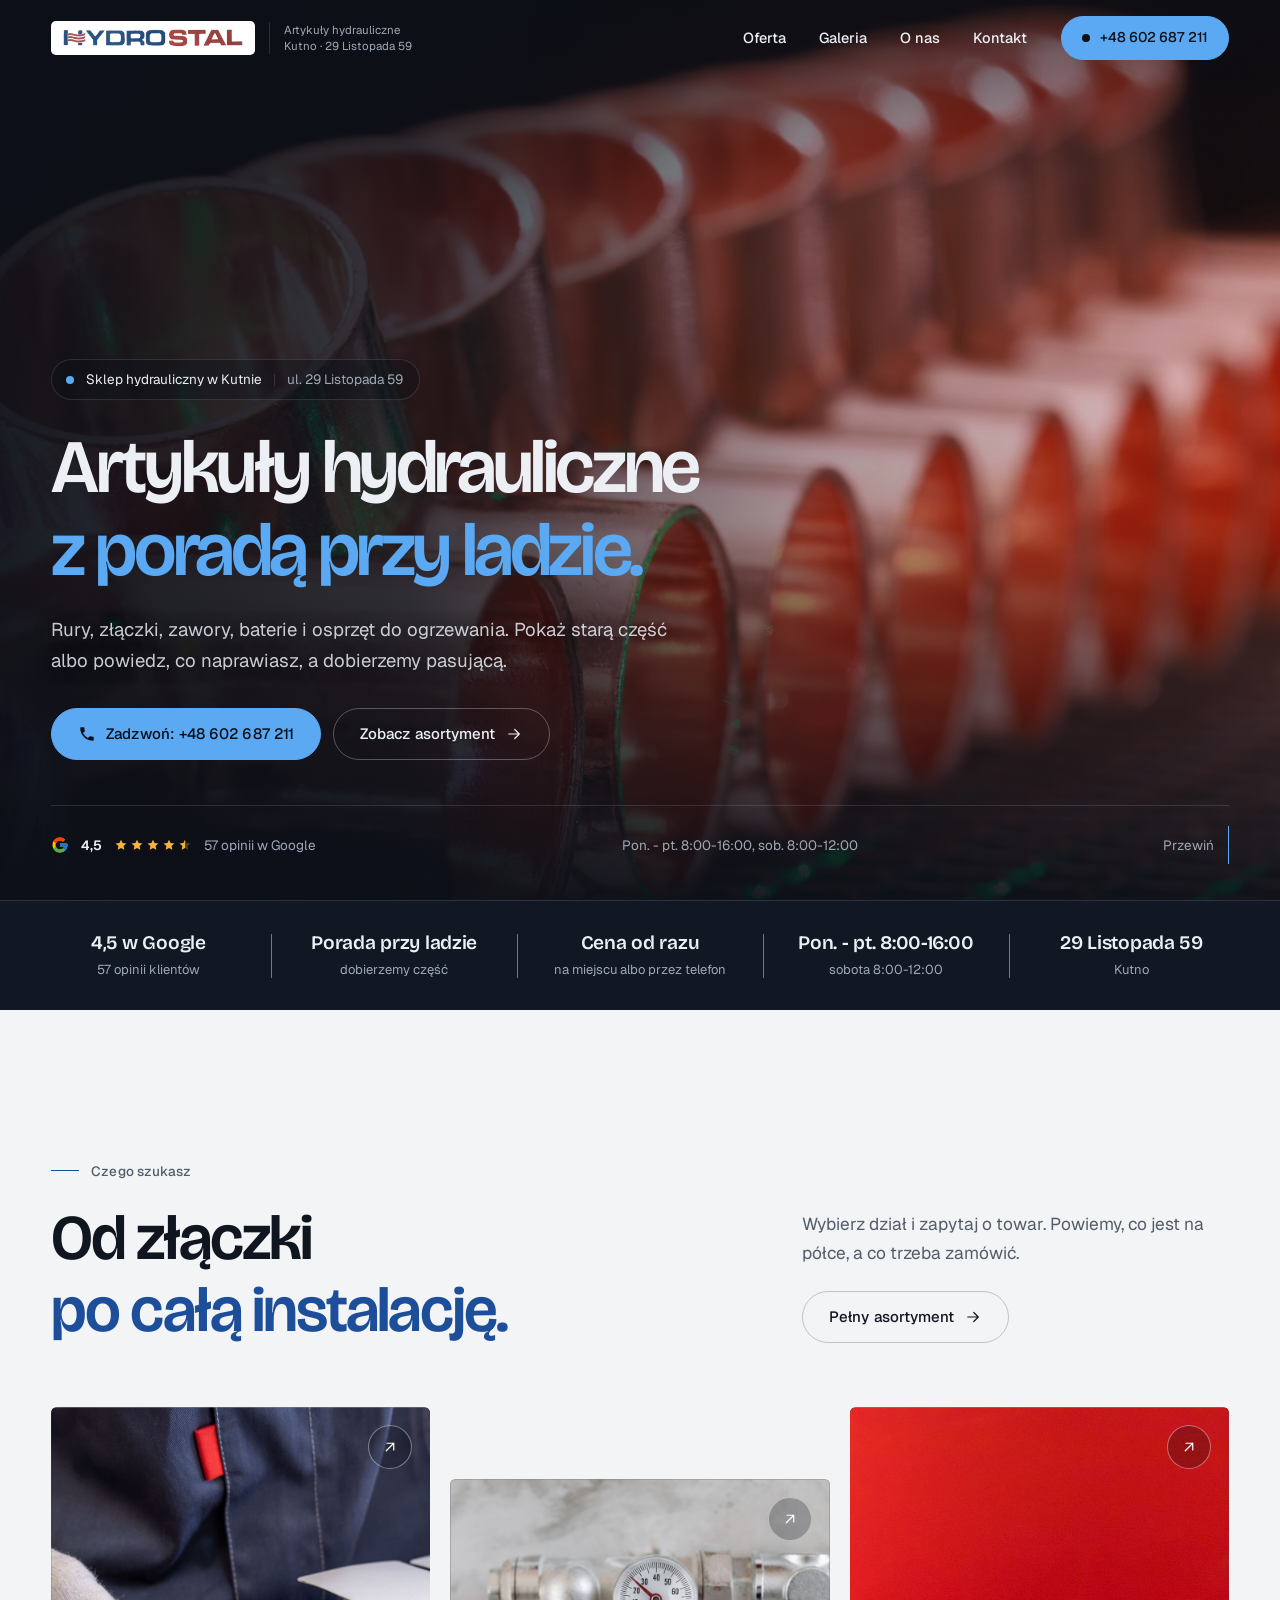
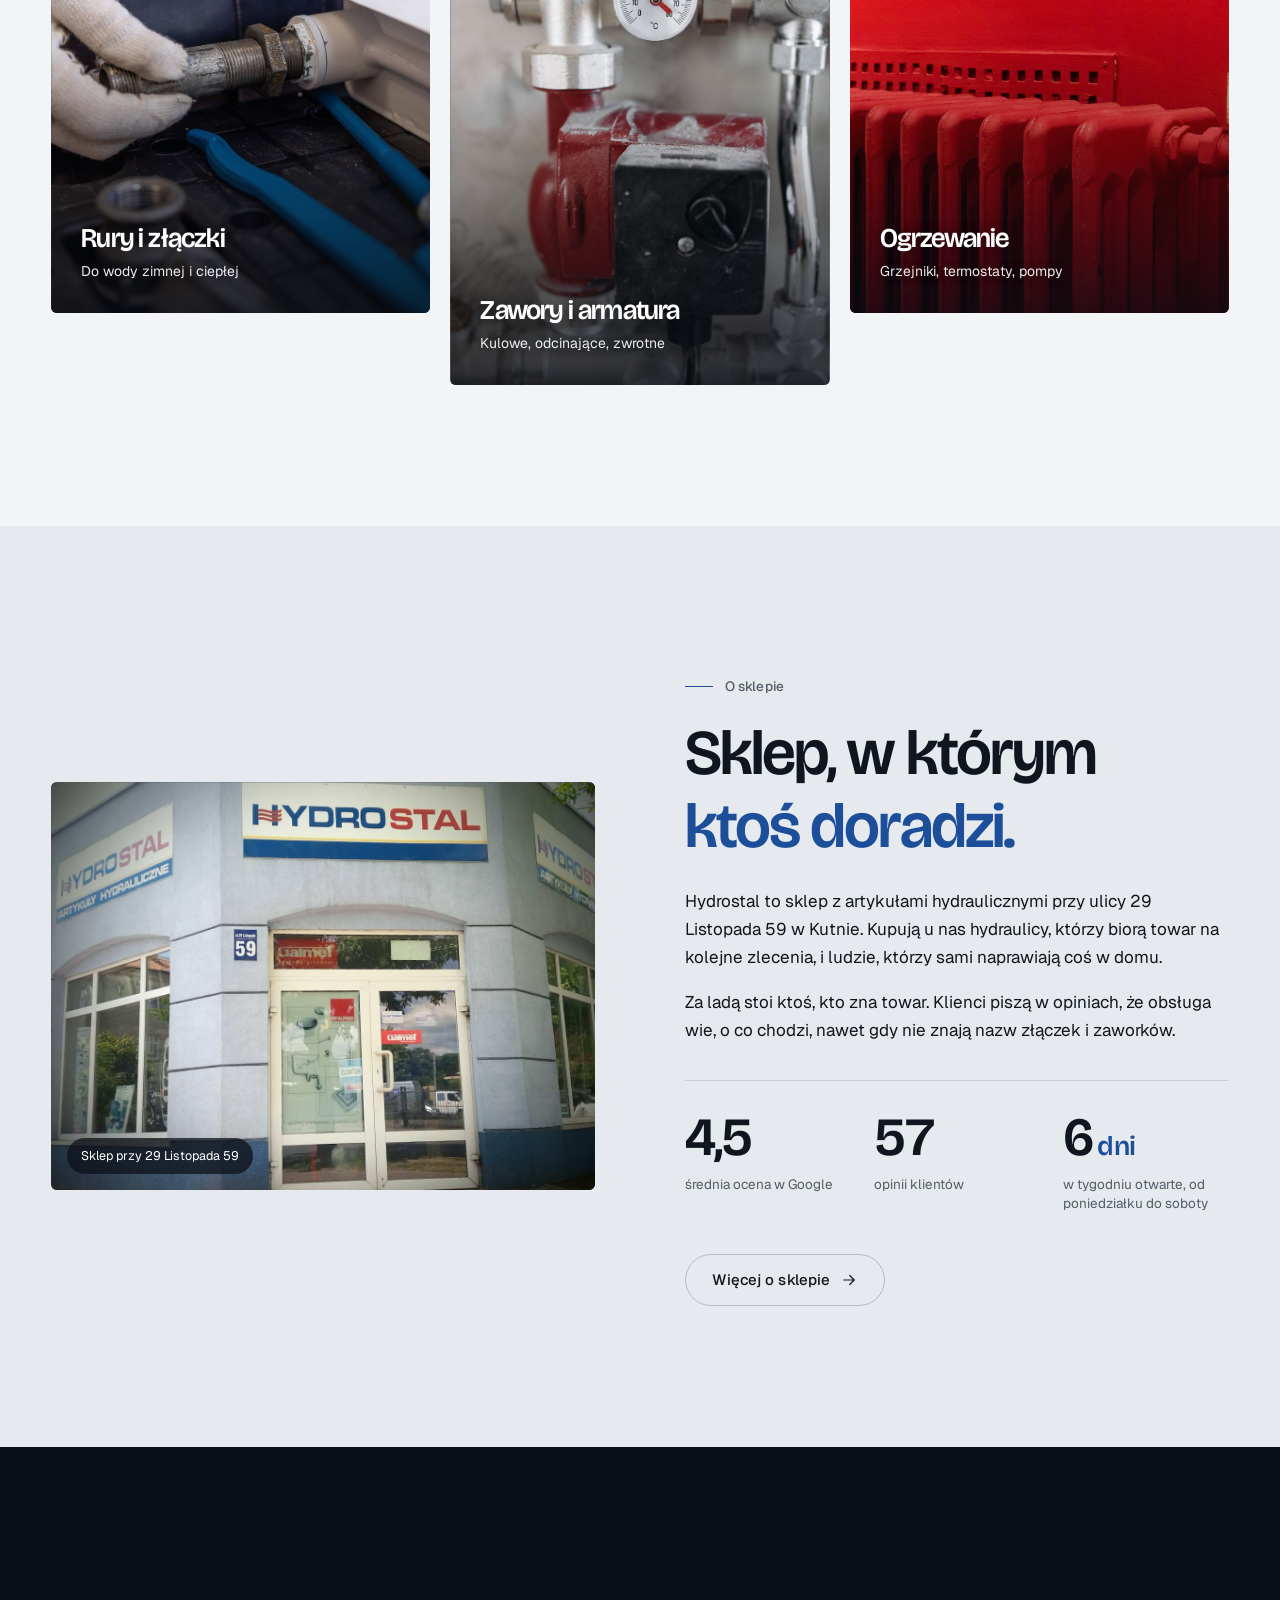
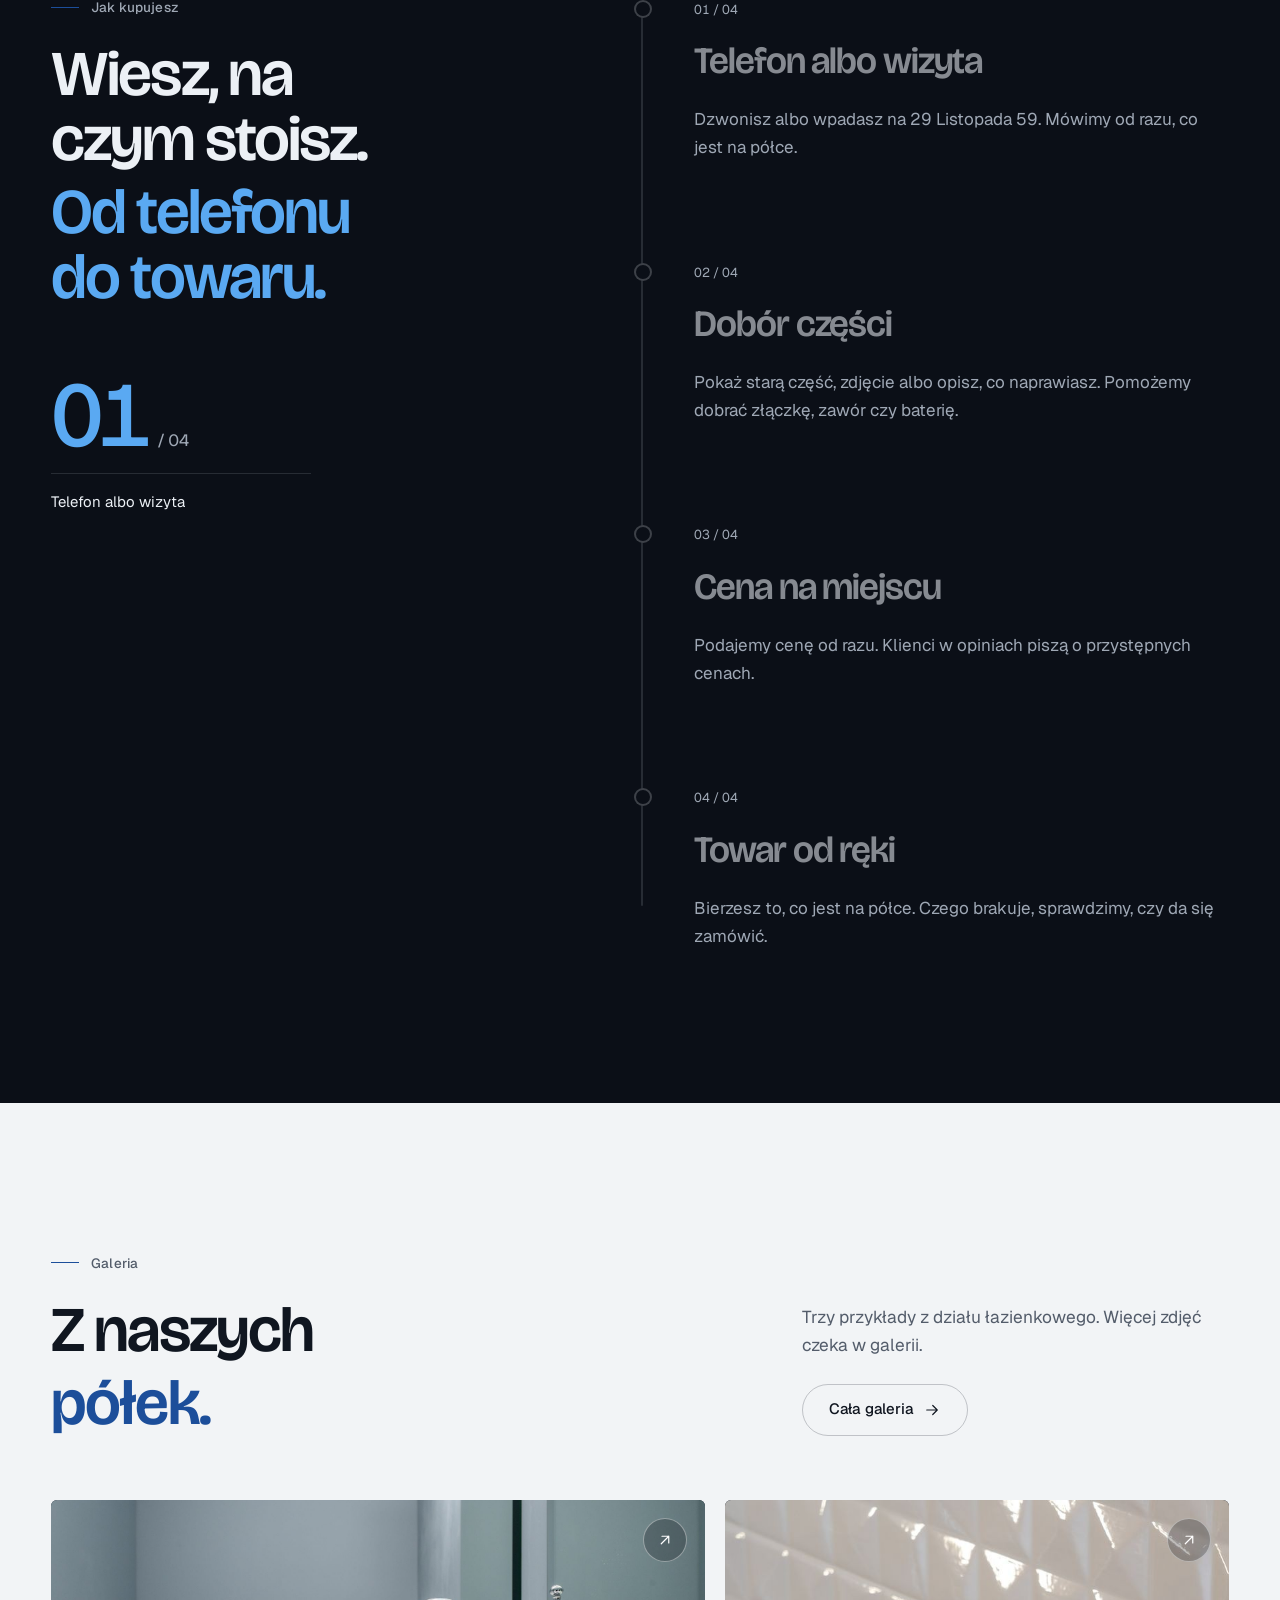
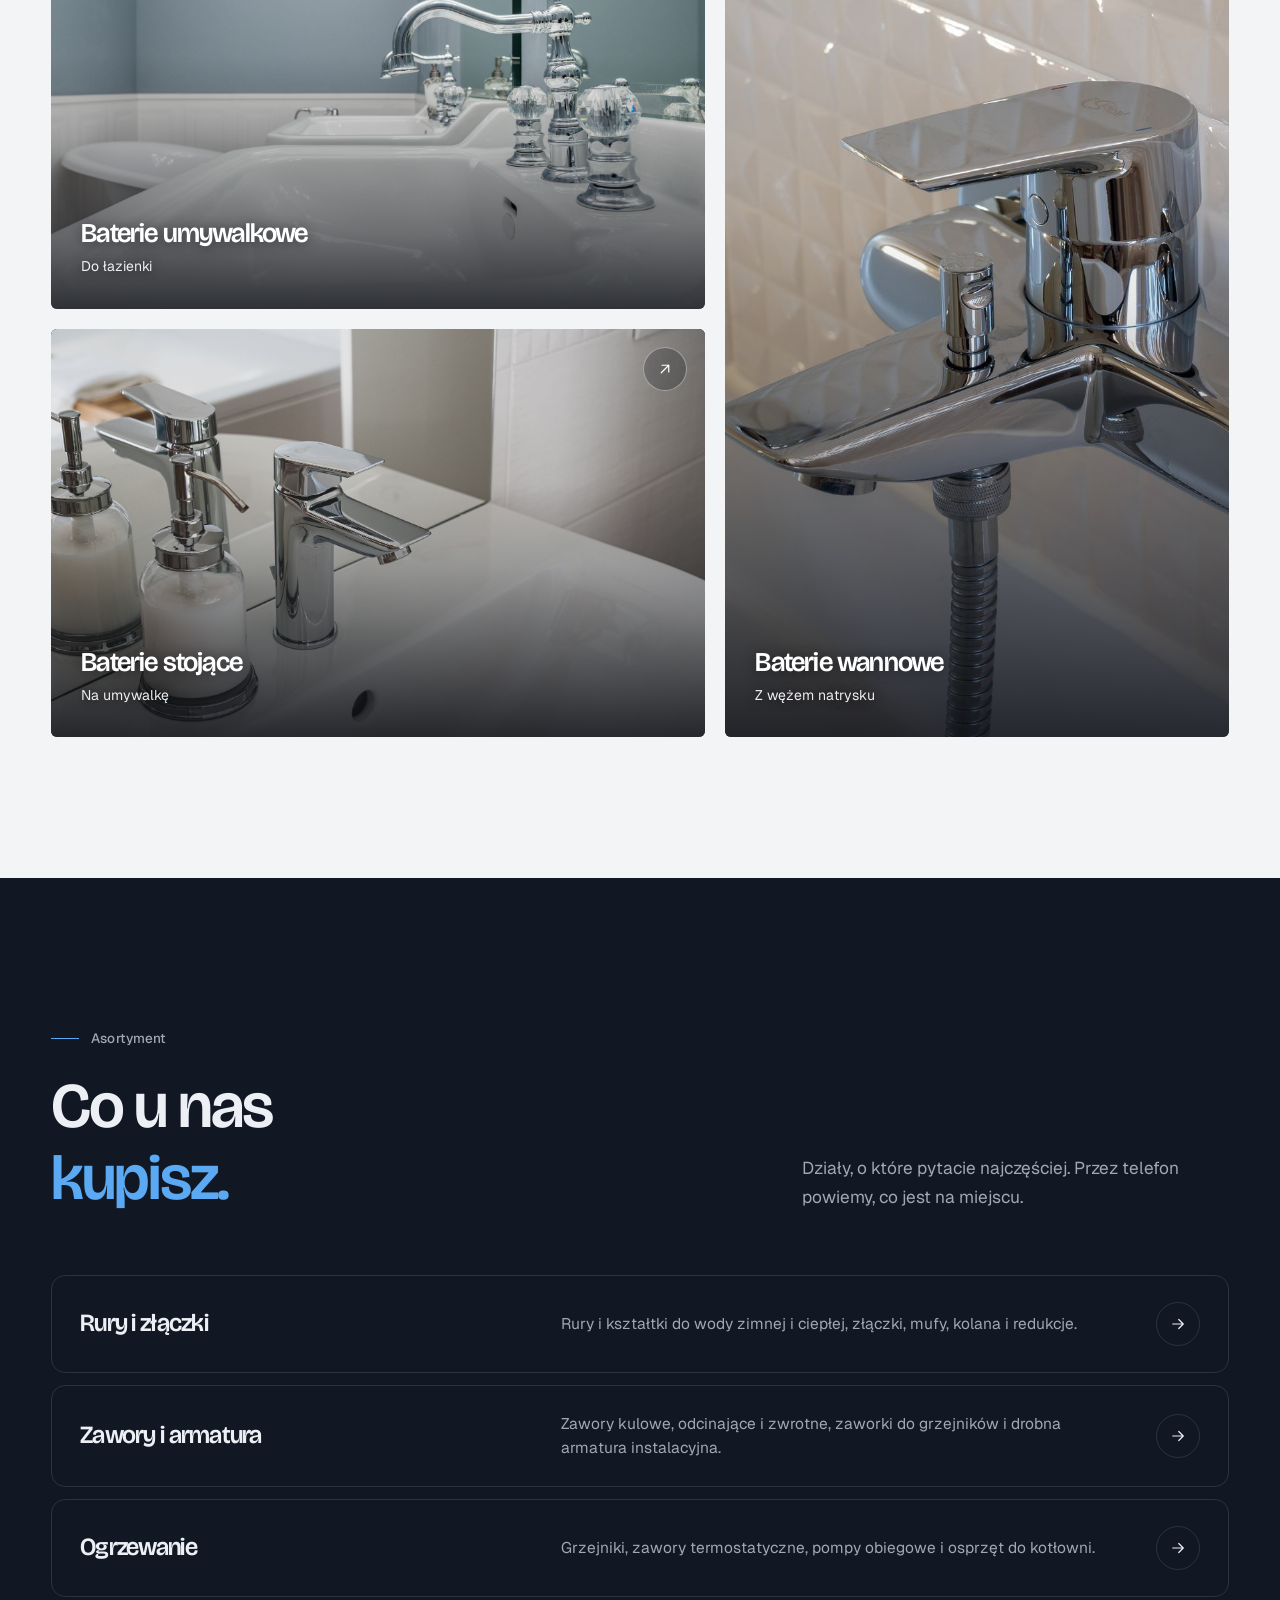
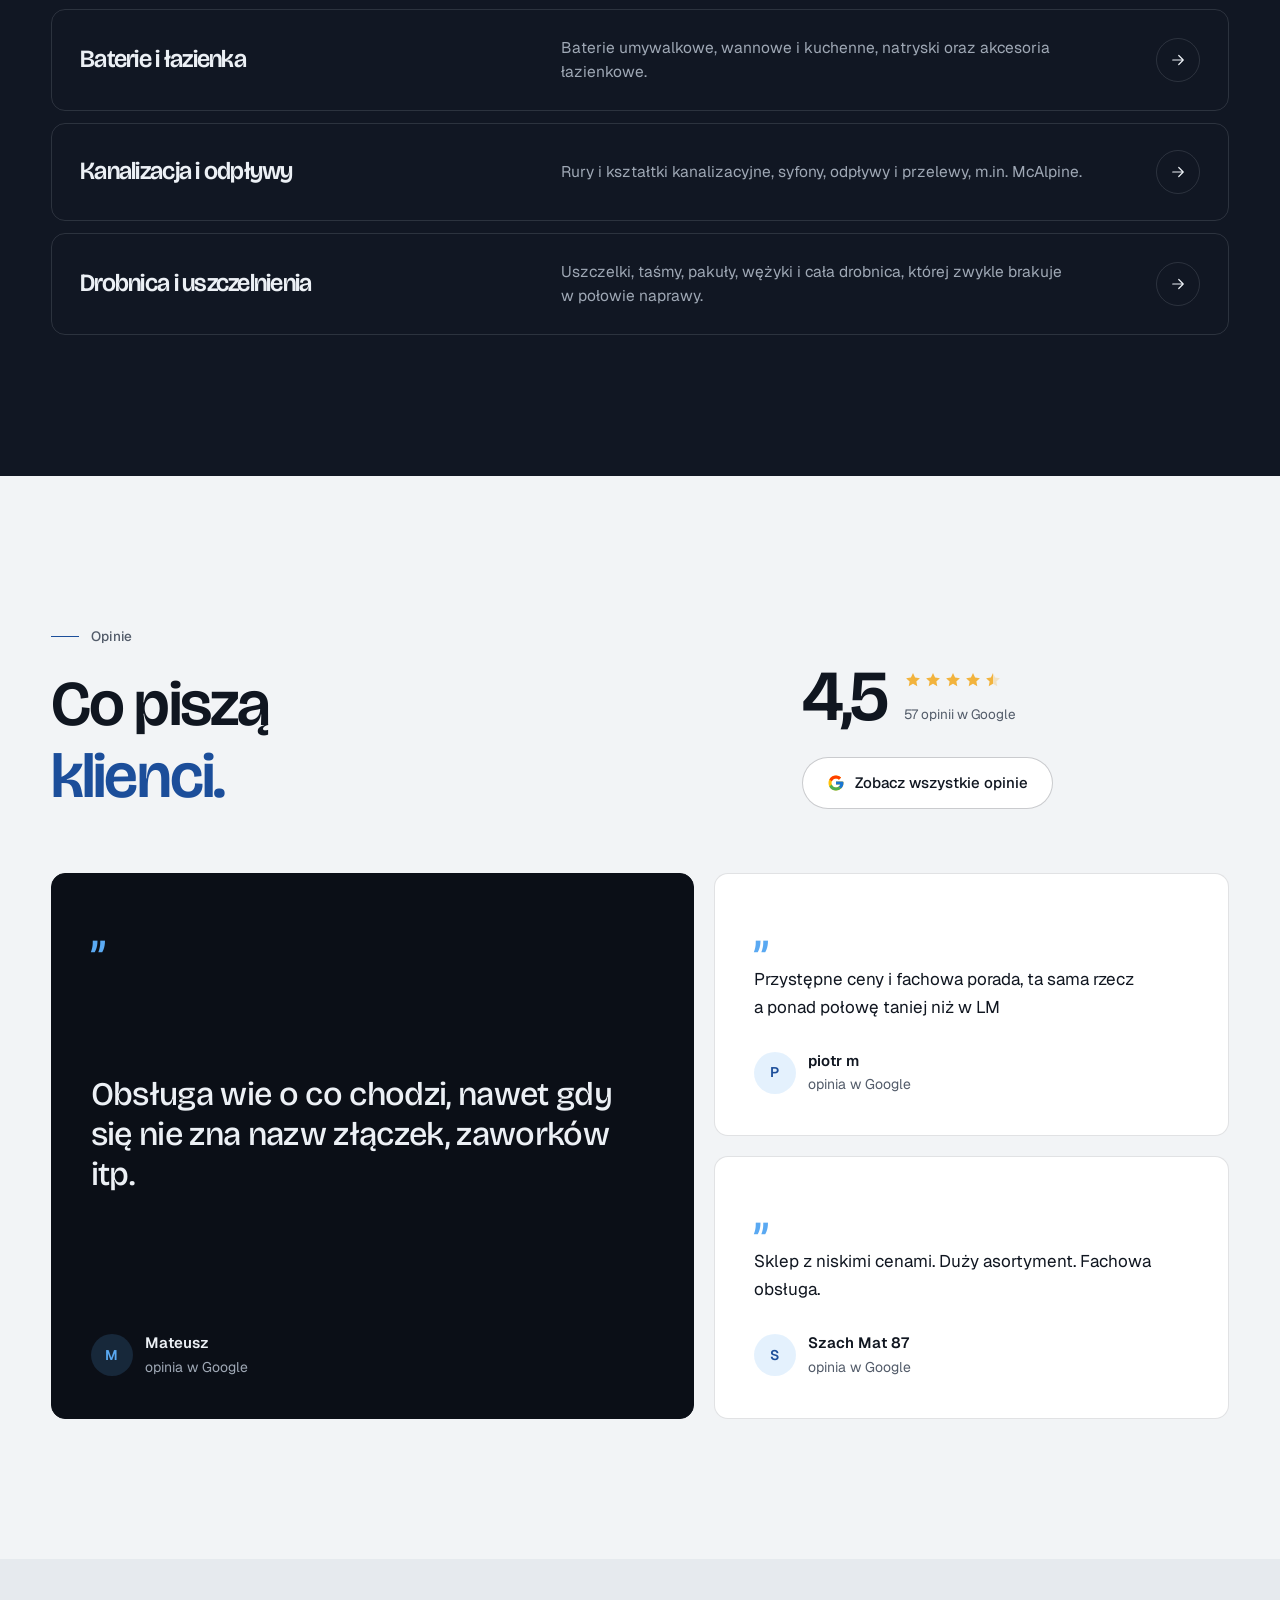
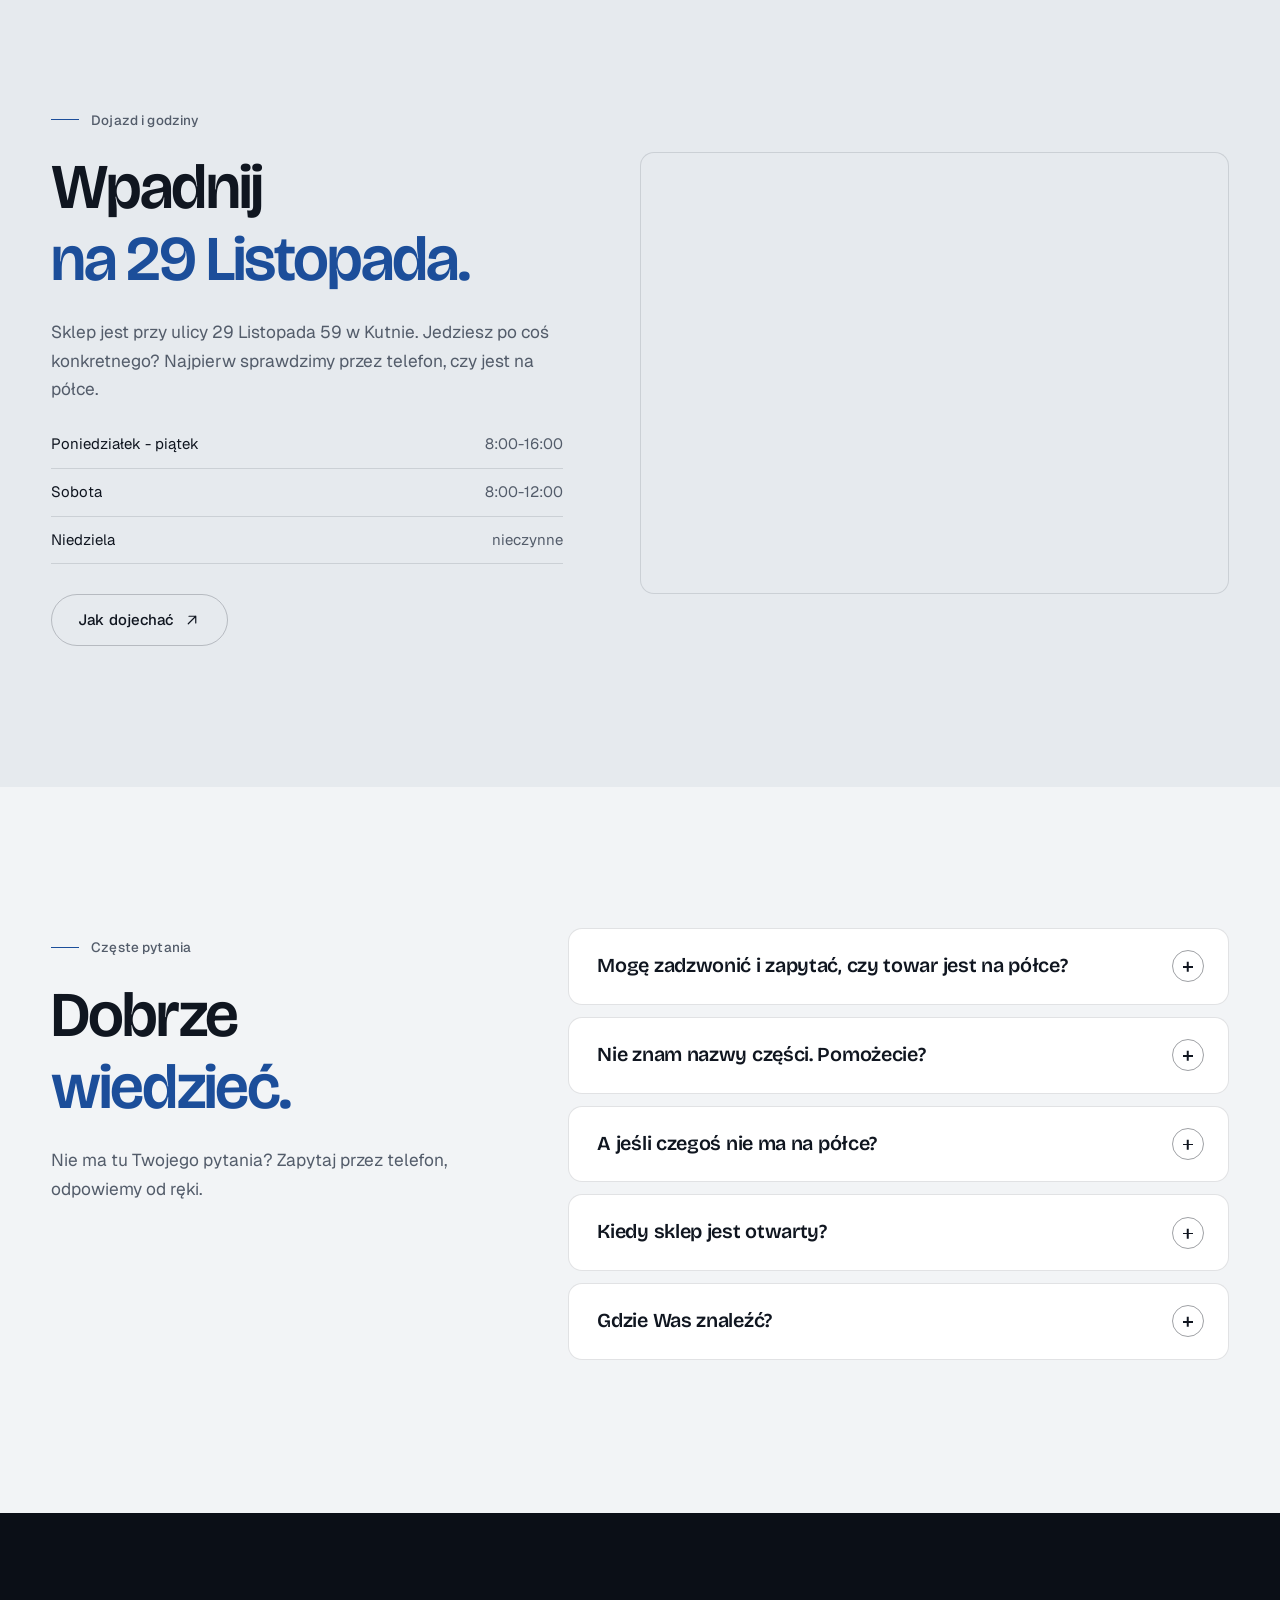
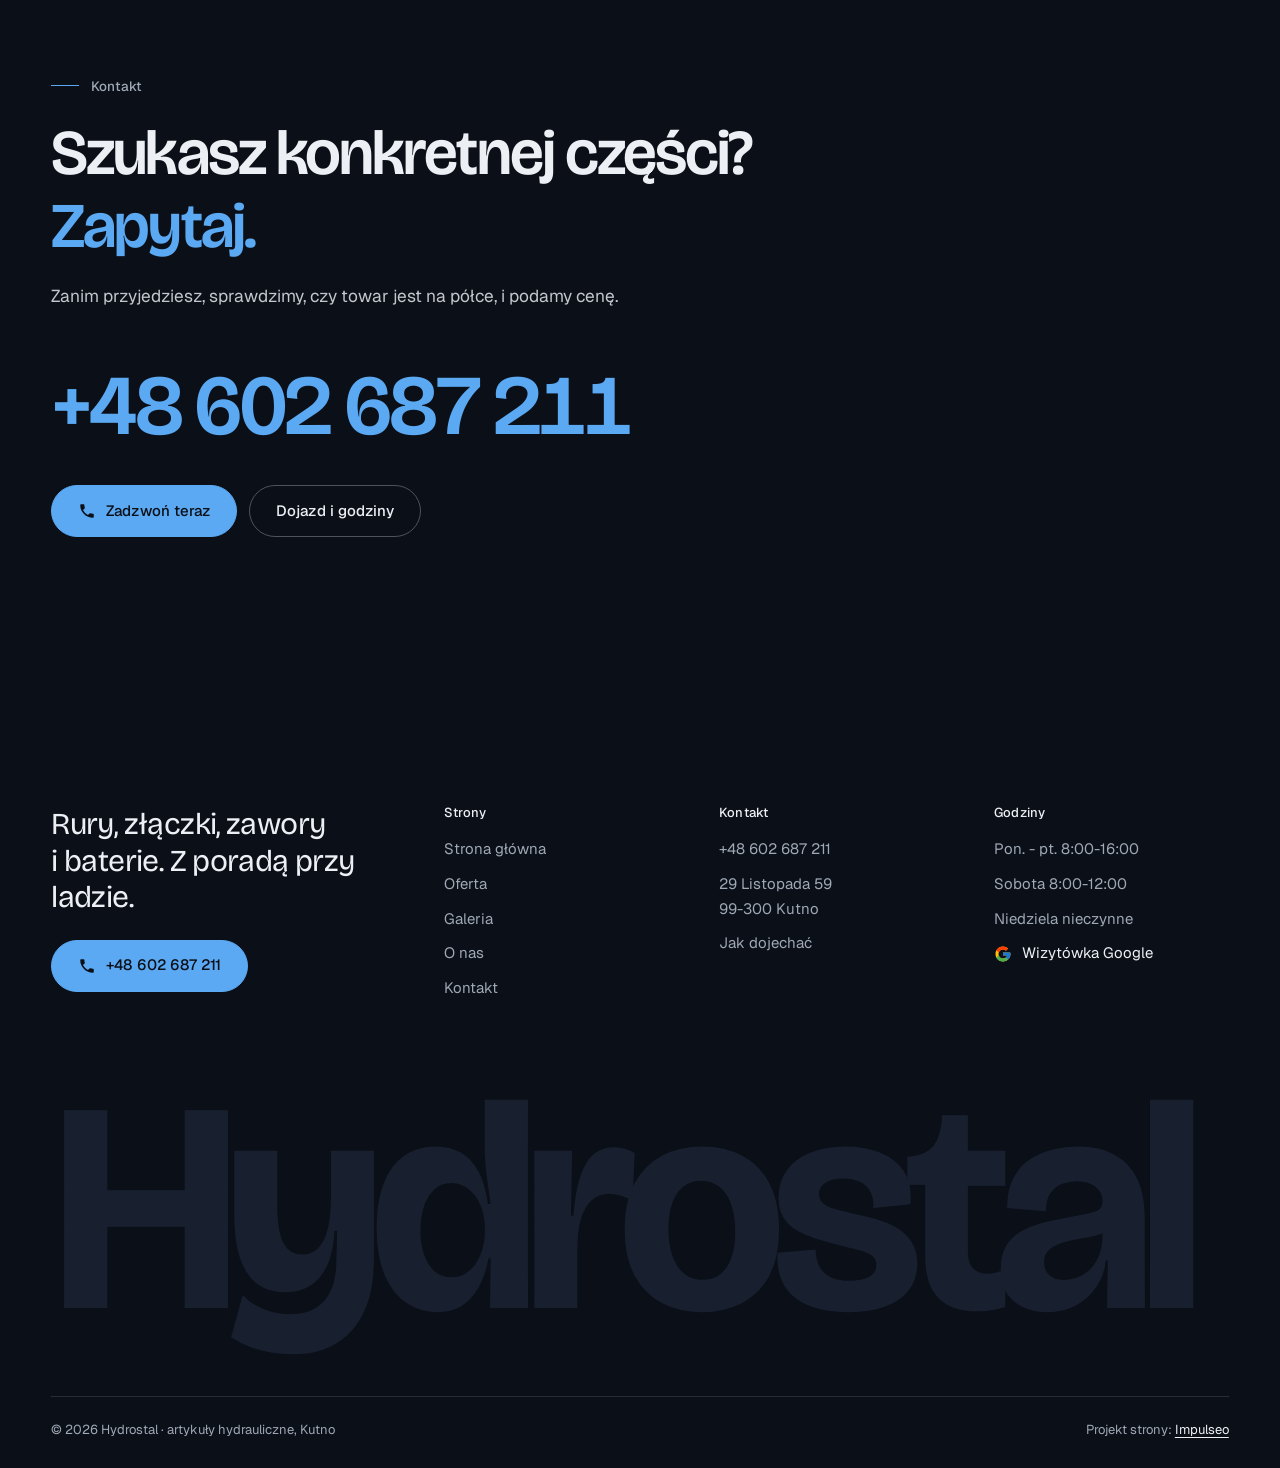
<file: index.html>
<!DOCTYPE html>
<html lang="pl">
<head>
<meta charset="UTF-8">
<meta name="viewport" content="width=device-width, initial-scale=1.0">
<title>Hydrostal - artykuły hydrauliczne Kutno | rury, zawory, baterie</title>
<meta name="description" content="Sklep z artykułami hydraulicznymi w Kutnie, ul. 29 Listopada 59. Rury i złączki, zawory, baterie, grzejniki, osprzęt grzewczy i kanalizacja. Doradzimy przy doborze. Telefon: +48 602 687 211.">
<link rel="canonical" href="https://impulseo-pl.github.io/hydrostal/">
<meta name="robots" content="noindex, nofollow">
<meta name="theme-color" content="#0B0F17">
<meta property="og:type" content="website">
<meta property="og:locale" content="pl_PL">
<meta property="og:site_name" content="Hydrostal">
<meta property="og:title" content="Hydrostal - artykuły hydrauliczne Kutno | rury, zawory, baterie">
<meta property="og:description" content="Sklep z artykułami hydraulicznymi w Kutnie, ul. 29 Listopada 59. Rury i złączki, zawory, baterie, grzejniki, osprzęt grzewczy i kanalizacja. Doradzimy przy doborze. Telefon: +48 602 687 211.">
<meta property="og:url" content="https://impulseo-pl.github.io/hydrostal/">
<meta property="og:image" content="https://impulseo-pl.github.io/hydrostal/img/og.jpg">
<meta property="og:image:width" content="1200">
<meta property="og:image:height" content="630">
<meta name="twitter:card" content="summary_large_image">
<script type="application/ld+json">{"@context": "https://schema.org", "@type": "HardwareStore", "name": "Hydrostal", "url": "https://impulseo-pl.github.io/hydrostal/", "telephone": "+48602687211", "image": "https://impulseo-pl.github.io/hydrostal/img/og.jpg", "address": {"@type": "PostalAddress", "streetAddress": "29 Listopada 59", "postalCode": "99-300", "addressLocality": "Kutno", "addressCountry": "PL"}, "geo": {"@type": "GeoCoordinates", "latitude": 52.2360229, "longitude": 19.3469349}, "openingHours": ["Mo-Fr 08:00-16:00", "Sa 08:00-12:00"], "aggregateRating": {"@type": "AggregateRating", "ratingValue": "4.5", "reviewCount": "57"}, "sameAs": ["https://maps.google.com/?cid=10590131412792620873"]}</script>
<script>(function(){var d=document.documentElement;d.classList.add('js');try{if(!window.matchMedia('(prefers-reduced-motion: reduce)').matches)d.classList.add('anim');}catch(e){}setTimeout(function(){if(!d.classList.contains('anim-ok'))d.classList.remove('anim');},3500);})();</script>
<script>(function(){try{var d=document.documentElement,q=/[?&]intro/.test(location.search);if(!q&&window.matchMedia&&matchMedia('(prefers-reduced-motion: reduce)').matches)return;if(!q&&sessionStorage.getItem('hydrostal_intro'))return;sessionStorage.setItem('hydrostal_intro','1');d.classList.add('intro-on');setTimeout(function(){d.classList.remove('intro-on','intro-gra','intro-out');d.classList.add('hero-go')},4600);}catch(e){}})();</script>
<link rel="preload" as="image" href="img/logo.png" fetchpriority="high">
<link rel="preload" as="image" href="img/hero.jpg" fetchpriority="high">
<link rel="preconnect" href="https://fonts.googleapis.com">
<link rel="preconnect" href="https://fonts.gstatic.com" crossorigin>
<link href="https://fonts.googleapis.com/css2?family=Bricolage+Grotesque:opsz,wght@12..96,400..700&family=Geist:wght@400..600&display=swap" rel="stylesheet">
<link rel="stylesheet" href="assets/styles.css?v=20261110a">
<script src="assets/lenis.min.js?v=1.1.20" defer></script>
<script src="assets/main.js?v=20261110a" defer></script>
</head>
<body>
<a class="skip" href="#tresc">Przejdź do treści</a>
<header class="site-head">
<div class="intro" aria-hidden="true"><span class="intro-line"><i></i></span><span class="intro-meta">artykuły hydrauliczne · Kutno</span></div><div class="head-in">
  <a class="brand" href="index.html" aria-label="Hydrostal - strona główna">
    <span class="znak"><span class="wm"><img class="logo-img" src="img/logo.png" alt="Hydrostal" width="640" height="66" decoding="async" fetchpriority="high"></span></span>
    <span class="brand-sub">Artykuły hydrauliczne<br>Kutno · 29 Listopada 59</span>
  </a>
  <nav class="nav-links" aria-label="Menu główne">
    <a class="nl" href="oferta.html">Oferta</a><a class="nl" href="realizacje.html">Galeria</a><a class="nl" href="o-nas.html">O&nbsp;nas</a><a class="nl" href="kontakt.html">Kontakt</a>
    <a class="btn btn-accent nav-cta" href="tel:+48602687211"><span class="live" aria-hidden="true"></span>+48 602 687 211</a>
  </nav>
  <button class="burger" type="button" aria-label="Otwórz menu" aria-expanded="false" aria-controls="mnav"><span></span><span></span></button>
</div>
</header>
<script>(function(){var d=document.documentElement;if(!d.classList.contains('intro-on'))return;
var wyszlo=false,koniec=false,t0=Date.now();
function heroGotowe(){var im=document.querySelector('.hero-media img');return !!(im&&im.complete&&im.naturalWidth>0);}
function sprzataj(){if(koniec)return;koniec=true;d.classList.add('hero-go');d.classList.remove('intro-on','intro-gra','intro-out');
['--i-w','--i-h','--i-px','--i-py','--i-zmniejsz','--i-baza-w','--i-baza-h'].forEach(function(k){d.style.removeProperty(k);});
try{document.dispatchEvent(new Event('wejscie:koniec'));}catch(e){}}
function wyjdz(){if(wyszlo||koniec)return;wyszlo=true;d.classList.add('intro-out');setTimeout(function(){d.classList.add('hero-go');},240);setTimeout(sprzataj,880);}
function moze(){if(wyszlo||koniec)return;var t=Date.now()-t0;if(t>=1500&&(heroGotowe()||t>=1900))wyjdz();else setTimeout(moze,60);}
try{var znak=document.querySelector('.brand .znak'),wm=znak&&znak.querySelector('.wm');if(!wm){sprzataj();return;}
znak.classList.add('mierze');var r=wm.getBoundingClientRect();znak.classList.remove('mierze');
if(!r.width||!r.height){sprzataj();return;}
var W=window.innerWidth,H=window.innerHeight,cel=W<680?Math.min(W*0.7,300):Math.min(W*0.3,400);cel=Math.max(r.width,cel);
var u=function(k,v){d.style.setProperty(k,v);};
u('--i-w',Math.round(cel)+'px');u('--i-h',Math.round(cel*r.height/r.width)+'px');u('--i-zmniejsz',(r.width/cel).toFixed(4));
u('--i-px',Math.round(r.left+r.width/2-W/2)+'px');u('--i-py',Math.round(r.top+r.height/2-H/2)+'px');
u('--i-baza-w',Math.round(r.width)+'px');u('--i-baza-h',Math.round(r.height)+'px');
requestAnimationFrame(function(){requestAnimationFrame(function(){d.classList.add('intro-gra');t0=Date.now();moze();});});
['wheel','touchstart','keydown','pointerdown'].forEach(function(ev){window.addEventListener(ev,function(){sprzataj();},{once:true,passive:true});});
setTimeout(sprzataj,3900);
}catch(e){sprzataj();}})();</script>
<div class="mnav" id="mnav">
  <div class="mnav-in">
    <a class="ml" href="index.html" aria-current="page">Strona główna</a><a class="ml" href="oferta.html">Oferta</a><a class="ml" href="realizacje.html">Galeria</a><a class="ml" href="o-nas.html">O&nbsp;nas</a><a class="ml" href="kontakt.html">Kontakt</a>
    <div class="mnav-foot">
      <span>Pon. - pt. 8:00-16:00, sob. 8:00-12:00</span>
      <a class="btn btn-accent" href="tel:+48602687211"><svg class="ico" width="16" height="16" viewBox="0 0 24 24" fill="none" aria-hidden="true"><path d="M6.6 10.8a15.5 15.5 0 0 0 6.6 6.6l2.2-2.2a1 1 0 0 1 1-.24 11.4 11.4 0 0 0 3.6.58 1 1 0 0 1 1 1V20a1 1 0 0 1-1 1A17 17 0 0 1 3 4a1 1 0 0 1 1-1h3.5a1 1 0 0 1 1 1c0 1.25.2 2.46.58 3.6a1 1 0 0 1-.25 1l-2.23 2.2Z" fill="currentColor"/></svg>+48 602 687 211</a>
    </div>
  </div>
</div>
<main id="tresc">

<section class="hero">
  <div class="hero-media"><img src="img/hero.jpg" alt="Miedziane złączki hydrauliczne ułożone w rzędzie" width="1880" height="1253" decoding="async" fetchpriority="high"></div>
  <div class="hero-in">
    <p class="hero-tag up" style="--d:0"><span class="live" aria-hidden="true"></span>Sklep hydrauliczny w&nbsp;Kutnie<span class="sep" aria-hidden="true"></span><span class="muted">ul. 29 Listopada 59</span></p>
    <h1><span class="ln"><span class="ln-i" style="--k:0">Artykuły hydrauliczne</span></span><span class="ln"><span class="ln-i" style="--k:1"><em>z&nbsp;poradą przy ladzie.</em></span></span></h1>
    <p class="hero-lead up" style="--d:380">Rury, złączki, zawory, baterie i&nbsp;osprzęt do ogrzewania. Pokaż starą część albo powiedz, co naprawiasz, a&nbsp;dobierzemy pasującą.</p>
    <div class="hero-ctas up" style="--d:500">
      <a class="btn btn-accent" href="tel:+48602687211"><svg class="ico" width="16" height="16" viewBox="0 0 24 24" fill="none" aria-hidden="true"><path d="M6.6 10.8a15.5 15.5 0 0 0 6.6 6.6l2.2-2.2a1 1 0 0 1 1-.24 11.4 11.4 0 0 0 3.6.58 1 1 0 0 1 1 1V20a1 1 0 0 1-1 1A17 17 0 0 1 3 4a1 1 0 0 1 1-1h3.5a1 1 0 0 1 1 1c0 1.25.2 2.46.58 3.6a1 1 0 0 1-.25 1l-2.23 2.2Z" fill="currentColor"/></svg>Zadzwoń: +48 602 687 211</a>
      <a class="btn btn-ghost" href="oferta.html">Zobacz asortyment<svg class="ico arr" width="18" height="18" viewBox="0 0 24 24" fill="none" stroke="currentColor" stroke-width="1.6" stroke-linecap="round" stroke-linejoin="round" aria-hidden="true"><path d="M5 12h14M13 6l6 6-6 6"/></svg></a>
    </div>
    <div class="hero-foot up" style="--d:640">
      <span class="rate"><svg class="g-logo" viewBox="0 0 48 48" aria-hidden="true"><path fill="#FFC107" d="M43.6 20.5H42V20H24v8h11.3C33.7 32.7 29.2 36 24 36c-6.6 0-12-5.4-12-12s5.4-12 12-12c3.1 0 5.8 1.2 7.9 3.1l5.7-5.7C34 6.1 29.3 4 24 4 12.9 4 4 12.9 4 24s8.9 20 20 20 20-8.9 20-20c0-1.3-.1-2.4-.4-3.5z"/><path fill="#FF3D00" d="m6.3 14.7 6.6 4.8C14.7 15.1 19 12 24 12c3.1 0 5.8 1.2 7.9 3.1l5.7-5.7C34 6.1 29.3 4 24 4 16.3 4 9.7 8.3 6.3 14.7z"/><path fill="#4CAF50" d="M24 44c5.2 0 9.9-2 13.4-5.2l-6.2-5.2A11.9 11.9 0 0 1 24 36c-5.2 0-9.6-3.3-11.3-7.9l-6.5 5C9.5 39.6 16.2 44 24 44z"/><path fill="#1976D2" d="M43.6 20.5H42V20H24v8h11.3a12 12 0 0 1-4.1 5.6l6.2 5.2C37 39.2 44 34 44 24c0-1.3-.1-2.4-.4-3.5z"/></svg><b>4,5</b><span class="stars" role="img" aria-label="Ocena 4,5 na 5"><svg viewBox="0 0 24 24" aria-hidden="true"><path fill="currentColor" d="M12 2.8l2.8 5.9 6.4.8-4.7 4.4 1.2 6.3L12 17.1l-5.7 3.1 1.2-6.3L2.8 9.5l6.4-.8z"/></svg><svg viewBox="0 0 24 24" aria-hidden="true"><path fill="currentColor" d="M12 2.8l2.8 5.9 6.4.8-4.7 4.4 1.2 6.3L12 17.1l-5.7 3.1 1.2-6.3L2.8 9.5l6.4-.8z"/></svg><svg viewBox="0 0 24 24" aria-hidden="true"><path fill="currentColor" d="M12 2.8l2.8 5.9 6.4.8-4.7 4.4 1.2 6.3L12 17.1l-5.7 3.1 1.2-6.3L2.8 9.5l6.4-.8z"/></svg><svg viewBox="0 0 24 24" aria-hidden="true"><path fill="currentColor" d="M12 2.8l2.8 5.9 6.4.8-4.7 4.4 1.2 6.3L12 17.1l-5.7 3.1 1.2-6.3L2.8 9.5l6.4-.8z"/></svg><svg viewBox="0 0 24 24" aria-hidden="true"><defs><linearGradient id="pol-h"><stop offset="50%" stop-color="currentColor"/><stop offset="50%" stop-color="currentColor" stop-opacity=".28"/></linearGradient></defs><path fill="url(#pol-h)" d="M12 2.8l2.8 5.9 6.4.8-4.7 4.4 1.2 6.3L12 17.1l-5.7 3.1 1.2-6.3L2.8 9.5l6.4-.8z"/></svg></span><span>57 opinii w&nbsp;Google</span></span>
      <span>Pon. - pt. 8:00-16:00, sob. 8:00-12:00</span>
      <span class="cue" aria-hidden="true">Przewiń<span class="cue-line"><i></i></span></span>
    </div>
  </div>
</section>

<section class="strip" aria-label="Najważniejsze w skrócie">
  <div class="strip-in">
    <div class="strip-it"><div class="k">4,5 w&nbsp;Google</div><div class="v">57 opinii klientów</div></div>
    <div class="strip-it"><div class="k">Porada przy ladzie</div><div class="v">dobierzemy część</div></div>
    <div class="strip-it"><div class="k">Cena od razu</div><div class="v">na miejscu albo przez telefon</div></div>
    <div class="strip-it"><div class="k">Pon. - pt. 8:00-16:00</div><div class="v">sobota 8:00-12:00</div></div>
    <div class="strip-it"><div class="k">29 Listopada 59</div><div class="v">Kutno</div></div>
  </div>
</section>

<section class="sec" id="dzialy">
  <div class="wrap">
    <div class="sec-head">
      <div>
        <p class="eyebrow rv">Czego szukasz</p>
        <h2 class="h2 rv rv-h"><span class="ln"><span class="ln-i" style="--k:0">Od złączki</span></span><span class="ln"><span class="ln-i" style="--k:1"><em>po całą instalację.</em></span></span></h2>
      </div>
      <div class="side rv" style="--d:120">
        <p class="lead">Wybierz dział i&nbsp;zapytaj o&nbsp;towar. Powiemy, co jest na półce, a&nbsp;co trzeba zamówić.</p>
        <a class="btn btn-ghost" href="oferta.html">Pełny asortyment<svg class="ico arr" width="18" height="18" viewBox="0 0 24 24" fill="none" stroke="currentColor" stroke-width="1.6" stroke-linecap="round" stroke-linejoin="round" aria-hidden="true"><path d="M5 12h14M13 6l6 6-6 6"/></svg></a>
      </div>
    </div>
    <div class="tiles-3">
      <a class="tile rv-img rv" style="--d:0" href="oferta.html#rury">
        <img src="img/g1.jpg" alt="Złączka gwintowana i rury do instalacji wodnej" width="1880" height="1253" decoding="async" style="object-position:34% 50%">
        <span class="go" aria-hidden="true"><svg class="ico" width="18" height="18" viewBox="0 0 24 24" fill="none" stroke="currentColor" stroke-width="1.6" stroke-linecap="round" stroke-linejoin="round" aria-hidden="true"><path d="M7 17 17 7M8 7h9v9"/></svg></span>
        <span class="tile-cap"><h3>Rury i&nbsp;złączki</h3><span>Do wody zimnej i&nbsp;ciepłej</span></span>
      </a><a class="tile rv-img rv" style="--d:120" href="oferta.html#zawory">
        <img src="img/g2.jpg" alt="Zawory, pompa obiegowa i termometr na rozdzielaczu" width="1880" height="1255" decoding="async" style="object-position:56% 50%">
        <span class="go" aria-hidden="true"><svg class="ico" width="18" height="18" viewBox="0 0 24 24" fill="none" stroke="currentColor" stroke-width="1.6" stroke-linecap="round" stroke-linejoin="round" aria-hidden="true"><path d="M7 17 17 7M8 7h9v9"/></svg></span>
        <span class="tile-cap"><h3>Zawory i&nbsp;armatura</h3><span>Kulowe, odcinające, zwrotne</span></span>
      </a><a class="tile rv-img rv" style="--d:240" href="oferta.html#ogrzewanie">
        <img src="img/g3.jpg" alt="Żeliwny grzejnik z zaworem" width="1880" height="1253" decoding="async" style="object-position:74% 60%">
        <span class="go" aria-hidden="true"><svg class="ico" width="18" height="18" viewBox="0 0 24 24" fill="none" stroke="currentColor" stroke-width="1.6" stroke-linecap="round" stroke-linejoin="round" aria-hidden="true"><path d="M7 17 17 7M8 7h9v9"/></svg></span>
        <span class="tile-cap"><h3>Ogrzewanie</h3><span>Grzejniki, termostaty, pompy</span></span>
      </a>
    </div>
  </div>
</section>

<section class="sec paper-2">
  <div class="wrap about">
    <figure class="fig rv-img rv">
      <img src="img/about.jpg" alt="Wejście do sklepu Hydrostal przy ulicy 29 Listopada 59 w Kutnie" width="1534" height="866" decoding="async">
      <figcaption class="fig-tag">Sklep przy 29 Listopada 59</figcaption>
    </figure>
    <div>
      <p class="eyebrow rv">O sklepie</p>
      <h2 class="h2 rv rv-h"><span class="ln"><span class="ln-i" style="--k:0">Sklep, w&nbsp;którym</span></span><span class="ln"><span class="ln-i" style="--k:1"><em>ktoś doradzi.</em></span></span></h2>
      <p class="rv" style="--d:100;margin-top:28px">Hydrostal to sklep z&nbsp;artykułami hydraulicznymi przy ulicy 29 Listopada 59 w&nbsp;Kutnie. Kupują u&nbsp;nas hydraulicy, którzy biorą towar na kolejne zlecenia, i&nbsp;ludzie, którzy sami naprawiają coś w&nbsp;domu.</p>
      <p class="rv" style="--d:160">Za ladą stoi ktoś, kto zna towar. Klienci piszą w&nbsp;opiniach, że obsługa wie, o&nbsp;co chodzi, nawet gdy nie znają nazw złączek i&nbsp;zaworków.</p>
      <div class="stats rv" style="--d:200">
        <div class="stat"><b><span class="num" data-to="4,5">4,5</span></b><span>średnia ocena w&nbsp;Google</span></div>
        <div class="stat"><b><span class="num" data-to="57">57</span></b><span>opinii klientów</span></div>
        <div class="stat"><b><span class="num" data-to="6">6</span><small>dni</small></b><span>w&nbsp;tygodniu otwarte, od poniedziałku do soboty</span></div>
      </div>
      <a class="btn btn-ghost rv" style="--d:240" href="o-nas.html">Więcej o&nbsp;sklepie<svg class="ico arr" width="18" height="18" viewBox="0 0 24 24" fill="none" stroke="currentColor" stroke-width="1.6" stroke-linecap="round" stroke-linejoin="round" aria-hidden="true"><path d="M5 12h14M13 6l6 6-6 6"/></svg></a>
    </div>
  </div>
</section>

<section class="proces proces-os sec">
  <div class="wrap proc-grid">
    <div class="proc-side">
      <p class="eyebrow rv">Jak kupujesz</p>
      <h2 class="h2 rv rv-h"><span class="ln"><span class="ln-i" style="--k:0">Wiesz, na czym stoisz.</span></span><span class="ln"><span class="ln-i" style="--k:1"><em>Od telefonu do towaru.</em></span></span></h2>
      <div class="proc-count rv" style="--d:160" aria-hidden="true"><b>01</b><span>/ 04</span></div>
      <p class="proc-now rv" style="--d:200" aria-hidden="true">Telefon albo wizyta</p>
    </div>
    <div class="proc-steps">
      <span class="wire" aria-hidden="true"><i></i></span>
      <ol class="proc-ol"><li class="step" data-nazwa="Telefon albo wizyta">
          <span class="no">01 / 04</span>
          <h3>Telefon albo wizyta</h3>
          <p>Dzwonisz albo wpadasz na 29 Listopada 59. Mówimy od razu, co jest na półce.</p>
        </li><li class="step" data-nazwa="Dobór części">
          <span class="no">02 / 04</span>
          <h3>Dobór części</h3>
          <p>Pokaż starą część, zdjęcie albo opisz, co naprawiasz. Pomożemy dobrać złączkę, zawór czy baterię.</p>
        </li><li class="step" data-nazwa="Cena na miejscu">
          <span class="no">03 / 04</span>
          <h3>Cena na miejscu</h3>
          <p>Podajemy cenę od razu. Klienci w&nbsp;opiniach piszą o&nbsp;przystępnych cenach.</p>
        </li><li class="step" data-nazwa="Towar od ręki">
          <span class="no">04 / 04</span>
          <h3>Towar od ręki</h3>
          <p>Bierzesz to, co jest na półce. Czego brakuje, sprawdzimy, czy da się zamówić.</p>
        </li></ol>
    </div>
  </div>
</section>

<section class="sec">
  <div class="wrap">
    <div class="sec-head">
      <div>
        <p class="eyebrow rv">Galeria</p>
        <h2 class="h2 rv rv-h"><span class="ln"><span class="ln-i" style="--k:0">Z&nbsp;naszych</span></span><span class="ln"><span class="ln-i" style="--k:1"><em>półek.</em></span></span></h2>
      </div>
      <div class="side rv" style="--d:120">
        <p class="lead">Trzy przykłady z&nbsp;działu łazienkowego. Więcej zdjęć czeka w&nbsp;galerii.</p>
        <a class="btn btn-ghost" href="realizacje.html">Cała galeria<svg class="ico arr" width="18" height="18" viewBox="0 0 24 24" fill="none" stroke="currentColor" stroke-width="1.6" stroke-linecap="round" stroke-linejoin="round" aria-hidden="true"><path d="M5 12h14M13 6l6 6-6 6"/></svg></a>
      </div>
    </div>
    <div class="gal-3">
      <a class="tile rv-img rv" style="--d:0" href="realizacje.html">
        <img src="img/g4.jpg" alt="Bateria umywalkowa w stylu retro na białej umywalce" width="1880" height="1255" loading="lazy" decoding="async">
        <span class="go" aria-hidden="true"><svg class="ico" width="18" height="18" viewBox="0 0 24 24" fill="none" stroke="currentColor" stroke-width="1.6" stroke-linecap="round" stroke-linejoin="round" aria-hidden="true"><path d="M7 17 17 7M8 7h9v9"/></svg></span>
        <span class="tile-cap"><h3>Baterie umywalkowe</h3><span>Do łazienki</span></span>
      </a><a class="tile rv-img rv" style="--d:120" href="realizacje.html">
        <img src="img/g5.jpg" alt="Chromowana bateria wannowa na białych płytkach" width="1880" height="1253" loading="lazy" decoding="async" style="object-position:52% 50%">
        <span class="go" aria-hidden="true"><svg class="ico" width="18" height="18" viewBox="0 0 24 24" fill="none" stroke="currentColor" stroke-width="1.6" stroke-linecap="round" stroke-linejoin="round" aria-hidden="true"><path d="M7 17 17 7M8 7h9v9"/></svg></span>
        <span class="tile-cap"><h3>Baterie wannowe</h3><span>Z&nbsp;wężem natrysku</span></span>
      </a><a class="tile rv-img rv" style="--d:240" href="realizacje.html">
        <img src="img/g7.jpg" alt="Chromowana bateria stojąca przy umywalce" width="1880" height="1253" loading="lazy" decoding="async">
        <span class="go" aria-hidden="true"><svg class="ico" width="18" height="18" viewBox="0 0 24 24" fill="none" stroke="currentColor" stroke-width="1.6" stroke-linecap="round" stroke-linejoin="round" aria-hidden="true"><path d="M7 17 17 7M8 7h9v9"/></svg></span>
        <span class="tile-cap"><h3>Baterie stojące</h3><span>Na umywalkę</span></span>
      </a>
    </div>
  </div>
</section>

<section class="sec dark-2" id="oferta">
  <div class="wrap">
    <div class="sec-head">
      <div>
        <p class="eyebrow rv">Asortyment</p>
        <h2 class="h2 rv rv-h"><span class="ln"><span class="ln-i" style="--k:0">Co u&nbsp;nas</span></span><span class="ln"><span class="ln-i" style="--k:1"><em>kupisz.</em></span></span></h2>
      </div>
      <div class="side rv" style="--d:120">
        <p class="lead">Działy, o&nbsp;które pytacie najczęściej. Przez telefon powiemy, co jest na miejscu.</p>
      </div>
    </div>
    <div class="svc-list">
      <a class="card rv" style="--d:0" href="oferta.html#rury">
        <h3>Rury i&nbsp;złączki</h3>
        <p>Rury i&nbsp;kształtki do wody zimnej i&nbsp;ciepłej, złączki, mufy, kolana i&nbsp;redukcje.</p>
        <span class="go" aria-hidden="true"><svg class="ico arr" width="18" height="18" viewBox="0 0 24 24" fill="none" stroke="currentColor" stroke-width="1.6" stroke-linecap="round" stroke-linejoin="round" aria-hidden="true"><path d="M5 12h14M13 6l6 6-6 6"/></svg></span>
      </a><a class="card rv" style="--d:60" href="oferta.html#zawory">
        <h3>Zawory i&nbsp;armatura</h3>
        <p>Zawory kulowe, odcinające i&nbsp;zwrotne, zaworki do grzejników i&nbsp;drobna armatura instalacyjna.</p>
        <span class="go" aria-hidden="true"><svg class="ico arr" width="18" height="18" viewBox="0 0 24 24" fill="none" stroke="currentColor" stroke-width="1.6" stroke-linecap="round" stroke-linejoin="round" aria-hidden="true"><path d="M5 12h14M13 6l6 6-6 6"/></svg></span>
      </a><a class="card rv" style="--d:120" href="oferta.html#ogrzewanie">
        <h3>Ogrzewanie</h3>
        <p>Grzejniki, zawory termostatyczne, pompy obiegowe i&nbsp;osprzęt do kotłowni.</p>
        <span class="go" aria-hidden="true"><svg class="ico arr" width="18" height="18" viewBox="0 0 24 24" fill="none" stroke="currentColor" stroke-width="1.6" stroke-linecap="round" stroke-linejoin="round" aria-hidden="true"><path d="M5 12h14M13 6l6 6-6 6"/></svg></span>
      </a><a class="card rv" style="--d:180" href="oferta.html#baterie">
        <h3>Baterie i&nbsp;łazienka</h3>
        <p>Baterie umywalkowe, wannowe i&nbsp;kuchenne, natryski oraz akcesoria łazienkowe.</p>
        <span class="go" aria-hidden="true"><svg class="ico arr" width="18" height="18" viewBox="0 0 24 24" fill="none" stroke="currentColor" stroke-width="1.6" stroke-linecap="round" stroke-linejoin="round" aria-hidden="true"><path d="M5 12h14M13 6l6 6-6 6"/></svg></span>
      </a><a class="card rv" style="--d:240" href="oferta.html#kanalizacja">
        <h3>Kanalizacja i&nbsp;odpływy</h3>
        <p>Rury i&nbsp;kształtki kanalizacyjne, syfony, odpływy i&nbsp;przelewy, m.in. McAlpine.</p>
        <span class="go" aria-hidden="true"><svg class="ico arr" width="18" height="18" viewBox="0 0 24 24" fill="none" stroke="currentColor" stroke-width="1.6" stroke-linecap="round" stroke-linejoin="round" aria-hidden="true"><path d="M5 12h14M13 6l6 6-6 6"/></svg></span>
      </a><a class="card rv" style="--d:300" href="oferta.html#drobnica">
        <h3>Drobnica i&nbsp;uszczelnienia</h3>
        <p>Uszczelki, taśmy, pakuły, wężyki i&nbsp;cała drobnica, której zwykle brakuje w&nbsp;połowie naprawy.</p>
        <span class="go" aria-hidden="true"><svg class="ico arr" width="18" height="18" viewBox="0 0 24 24" fill="none" stroke="currentColor" stroke-width="1.6" stroke-linecap="round" stroke-linejoin="round" aria-hidden="true"><path d="M5 12h14M13 6l6 6-6 6"/></svg></span>
      </a>
    </div>
  </div>
</section>

<section class="opinie sec" id="opinie">
  <div class="wrap">
    <div class="sec-head">
      <div>
        <p class="eyebrow rv">Opinie</p>
        <h2 class="h2 rv rv-h"><span class="ln"><span class="ln-i" style="--k:0">Co piszą</span></span><span class="ln"><span class="ln-i" style="--k:1"><em>klienci.</em></span></span></h2>
      </div>
      <div class="side rv" style="--d:120">
        <div class="op-meta"><span class="big">4,5</span><span><span class="stars" role="img" aria-label="Ocena 4,5 na 5"><svg viewBox="0 0 24 24" aria-hidden="true"><path fill="currentColor" d="M12 2.8l2.8 5.9 6.4.8-4.7 4.4 1.2 6.3L12 17.1l-5.7 3.1 1.2-6.3L2.8 9.5l6.4-.8z"/></svg><svg viewBox="0 0 24 24" aria-hidden="true"><path fill="currentColor" d="M12 2.8l2.8 5.9 6.4.8-4.7 4.4 1.2 6.3L12 17.1l-5.7 3.1 1.2-6.3L2.8 9.5l6.4-.8z"/></svg><svg viewBox="0 0 24 24" aria-hidden="true"><path fill="currentColor" d="M12 2.8l2.8 5.9 6.4.8-4.7 4.4 1.2 6.3L12 17.1l-5.7 3.1 1.2-6.3L2.8 9.5l6.4-.8z"/></svg><svg viewBox="0 0 24 24" aria-hidden="true"><path fill="currentColor" d="M12 2.8l2.8 5.9 6.4.8-4.7 4.4 1.2 6.3L12 17.1l-5.7 3.1 1.2-6.3L2.8 9.5l6.4-.8z"/></svg><svg viewBox="0 0 24 24" aria-hidden="true"><defs><linearGradient id="pol-o"><stop offset="50%" stop-color="currentColor"/><stop offset="50%" stop-color="currentColor" stop-opacity=".28"/></linearGradient></defs><path fill="url(#pol-o)" d="M12 2.8l2.8 5.9 6.4.8-4.7 4.4 1.2 6.3L12 17.1l-5.7 3.1 1.2-6.3L2.8 9.5l6.4-.8z"/></svg></span><small>57 opinii w&nbsp;Google</small></span></div>
        <a class="op-google" href="https://maps.google.com/?cid=10590131412792620873" target="_blank" rel="noopener"><svg class="g-logo" viewBox="0 0 48 48" aria-hidden="true"><path fill="#FFC107" d="M43.6 20.5H42V20H24v8h11.3C33.7 32.7 29.2 36 24 36c-6.6 0-12-5.4-12-12s5.4-12 12-12c3.1 0 5.8 1.2 7.9 3.1l5.7-5.7C34 6.1 29.3 4 24 4 12.9 4 4 12.9 4 24s8.9 20 20 20 20-8.9 20-20c0-1.3-.1-2.4-.4-3.5z"/><path fill="#FF3D00" d="m6.3 14.7 6.6 4.8C14.7 15.1 19 12 24 12c3.1 0 5.8 1.2 7.9 3.1l5.7-5.7C34 6.1 29.3 4 24 4 16.3 4 9.7 8.3 6.3 14.7z"/><path fill="#4CAF50" d="M24 44c5.2 0 9.9-2 13.4-5.2l-6.2-5.2A11.9 11.9 0 0 1 24 36c-5.2 0-9.6-3.3-11.3-7.9l-6.5 5C9.5 39.6 16.2 44 24 44z"/><path fill="#1976D2" d="M43.6 20.5H42V20H24v8h11.3a12 12 0 0 1-4.1 5.6l6.2 5.2C37 39.2 44 34 44 24c0-1.3-.1-2.4-.4-3.5z"/></svg>Zobacz wszystkie opinie</a>
      </div>
    </div>
    <div class="opinie-grid">
      <figure class="op-card feat rv" style="--d:0">
          <span class="q" aria-hidden="true">„</span>
          <blockquote><p>Obsługa wie o&nbsp;co chodzi, nawet gdy się nie zna nazw złączek, zaworków itp.</p></blockquote>
          <figcaption><span class="av" aria-hidden="true">M</span><span><b>Mateusz</b>opinia w&nbsp;Google</span></figcaption>
        </figure><figure class="op-card  rv" style="--d:110">
          <span class="q" aria-hidden="true">„</span>
          <blockquote><p>Przystępne ceny i&nbsp;fachowa porada, ta sama rzecz a&nbsp;ponad połowę taniej niż w&nbsp;LM</p></blockquote>
          <figcaption><span class="av" aria-hidden="true">P</span><span><b>piotr m</b>opinia w&nbsp;Google</span></figcaption>
        </figure><figure class="op-card  rv" style="--d:220">
          <span class="q" aria-hidden="true">„</span>
          <blockquote><p>Sklep z&nbsp;niskimi cenami. Duży asortyment. Fachowa obsługa.</p></blockquote>
          <figcaption><span class="av" aria-hidden="true">S</span><span><b>Szach Mat 87</b>opinia w&nbsp;Google</span></figcaption>
        </figure>
    </div>
  </div>
</section>


<section class="sec paper-2" id="dojazd">
  <div class="wrap area">
    <div>
      <p class="eyebrow rv">Dojazd i&nbsp;godziny</p>
      <h2 class="h2 rv rv-h"><span class="ln"><span class="ln-i" style="--k:0">Wpadnij</span></span><span class="ln"><span class="ln-i" style="--k:1"><em>na 29 Listopada.</em></span></span></h2>
      <p class="lead rv" style="--d:120;margin-top:26px">Sklep jest przy ulicy 29 Listopada 59 w&nbsp;Kutnie. Jedziesz po coś konkretnego? Najpierw sprawdzimy przez telefon, czy jest na półce.</p>
      <ul class="hours rv" style="--d:180">
        <li><span>Poniedziałek - piątek</span><span>8:00-16:00</span></li>
        <li><span>Sobota</span><span>8:00-12:00</span></li>
        <li><span>Niedziela</span><span>nieczynne</span></li>
      </ul>
      <a class="btn btn-ghost rv" style="--d:220;margin-top:30px" href="https://maps.google.com/?cid=10590131412792620873" target="_blank" rel="noopener">Jak dojechać<svg class="ico" width="18" height="18" viewBox="0 0 24 24" fill="none" stroke="currentColor" stroke-width="1.6" stroke-linecap="round" stroke-linejoin="round" aria-hidden="true"><path d="M7 17 17 7M8 7h9v9"/></svg></a>
    </div>
    <div class="map rv" style="--d:120">
      <iframe title="Mapa dojazdu - Hydrostal, 29 Listopada 59, Kutno" src="https://maps.google.com/maps?q=52.2360229,19.3469349&z=15&output=embed" loading="lazy" referrerpolicy="no-referrer-when-downgrade"></iframe>
    </div>
  </div>
</section>

<section class="sec" id="pytania">
  <div class="wrap faq-wrap">
    <div class="faq-side">
      <p class="eyebrow rv">Częste pytania</p>
      <h2 class="h2 rv rv-h"><span class="ln"><span class="ln-i" style="--k:0">Dobrze</span></span><span class="ln"><span class="ln-i" style="--k:1"><em>wiedzieć.</em></span></span></h2>
      <p class="lead rv" style="--d:120;margin-top:26px">Nie ma tu Twojego pytania? Zapytaj przez telefon, odpowiemy od ręki.</p>
    </div>
    <div>
      <details class="faq-item rv" style="--d:0">
          <summary>Mogę zadzwonić i&nbsp;zapytać, czy towar jest na półce?<i></i><i></i></summary>
          <div class="faq-a"><p>Tak, najlepiej zadzwoń, zanim przyjedziesz. Sprawdzimy, czy towar jest na miejscu, i&nbsp;od razu podamy cenę.</p></div>
        </details><details class="faq-item rv" style="--d:70">
          <summary>Nie znam nazwy części. Pomożecie?<i></i><i></i></summary>
          <div class="faq-a"><p>Tak. Przynieś starą część, pokaż zdjęcie albo opisz, co naprawiasz. Dobierzemy pasującą złączkę, zawór czy baterię.</p></div>
        </details><details class="faq-item rv" style="--d:140">
          <summary>A&nbsp;jeśli czegoś nie ma na półce?<i></i><i></i></summary>
          <div class="faq-a"><p>Mówimy to od razu i&nbsp;sprawdzamy, czy da się zamówić.</p></div>
        </details><details class="faq-item rv" style="--d:210">
          <summary>Kiedy sklep jest otwarty?<i></i><i></i></summary>
          <div class="faq-a"><p>Od poniedziałku do piątku w&nbsp;godzinach 8:00-16:00, w&nbsp;soboty 8:00-12:00. W&nbsp;niedziele sklep jest nieczynny.</p></div>
        </details><details class="faq-item rv" style="--d:280">
          <summary>Gdzie Was znaleźć?<i></i><i></i></summary>
          <div class="faq-a"><p>W&nbsp;Kutnie, przy ulicy 29 Listopada 59. Nad wejściem wisi biało-niebieski szyld Hydrostal.</p></div>
        </details>
    </div>
  </div>
</section>

<section class="stopklatka">
  <div class="stk-bg" style="background-image:url(img/g8.jpg)" aria-hidden="true"></div>
  <div class="stk-in">
    <p class="eyebrow rv">Kontakt</p>
    <h2 class="h2 rv rv-h"><span class="ln"><span class="ln-i" style="--k:0">Szukasz konkretnej części?</span></span><span class="ln"><span class="ln-i" style="--k:1"><em>Zapytaj.</em></span></span></h2>
    <p class="lead rv" style="--d:120;margin-top:24px">Zanim przyjedziesz, sprawdzimy, czy towar jest na półce, i&nbsp;podamy cenę.</p>
    <a class="cta-phone rv" style="--d:180" href="tel:+48602687211">+48 602 687 211</a>
    <div class="cta-row rv" style="--d:240">
      <a class="btn btn-accent" href="tel:+48602687211"><svg class="ico" width="16" height="16" viewBox="0 0 24 24" fill="none" aria-hidden="true"><path d="M6.6 10.8a15.5 15.5 0 0 0 6.6 6.6l2.2-2.2a1 1 0 0 1 1-.24 11.4 11.4 0 0 0 3.6.58 1 1 0 0 1 1 1V20a1 1 0 0 1-1 1A17 17 0 0 1 3 4a1 1 0 0 1 1-1h3.5a1 1 0 0 1 1 1c0 1.25.2 2.46.58 3.6a1 1 0 0 1-.25 1l-2.23 2.2Z" fill="currentColor"/></svg>Zadzwoń teraz</a>
      <a class="btn btn-ghost" href="kontakt.html">Dojazd i&nbsp;godziny</a>
    </div>
  </div>
</section>
</main>
<footer class="site-foot">
  <div class="wrap">
    <div class="foot-top">
      <div>
        <p class="foot-claim">Rury, złączki, zawory i&nbsp;baterie. Z&nbsp;poradą przy ladzie.</p>
        <a class="btn btn-accent" href="tel:+48602687211"><svg class="ico" width="16" height="16" viewBox="0 0 24 24" fill="none" aria-hidden="true"><path d="M6.6 10.8a15.5 15.5 0 0 0 6.6 6.6l2.2-2.2a1 1 0 0 1 1-.24 11.4 11.4 0 0 0 3.6.58 1 1 0 0 1 1 1V20a1 1 0 0 1-1 1A17 17 0 0 1 3 4a1 1 0 0 1 1-1h3.5a1 1 0 0 1 1 1c0 1.25.2 2.46.58 3.6a1 1 0 0 1-.25 1l-2.23 2.2Z" fill="currentColor"/></svg>+48 602 687 211</a>
      </div>
      <div>
        <h4>Strony</h4>
        <ul><li><a href="index.html">Strona główna</a></li><li><a href="oferta.html">Oferta</a></li><li><a href="realizacje.html">Galeria</a></li><li><a href="o-nas.html">O&nbsp;nas</a></li><li><a href="kontakt.html">Kontakt</a></li></ul>
      </div>
      <div>
        <h4>Kontakt</h4>
        <ul>
          <li><a href="tel:+48602687211">+48 602 687 211</a></li>
          <li>29 Listopada 59<br>99-300 Kutno</li>
          <li><a href="https://maps.google.com/?cid=10590131412792620873" target="_blank" rel="noopener">Jak dojechać</a></li>
        </ul>
      </div>
      <div>
        <h4>Godziny</h4>
        <ul>
          <li>Pon. - pt. 8:00-16:00</li>
          <li>Sobota 8:00-12:00</li>
          <li>Niedziela nieczynne</li>
          <li><a class="soc" href="https://maps.google.com/?cid=10590131412792620873" target="_blank" rel="noopener" aria-label="Wizytówka Hydrostal w Google"><svg class="g-logo" viewBox="0 0 48 48" aria-hidden="true"><path fill="#FFC107" d="M43.6 20.5H42V20H24v8h11.3C33.7 32.7 29.2 36 24 36c-6.6 0-12-5.4-12-12s5.4-12 12-12c3.1 0 5.8 1.2 7.9 3.1l5.7-5.7C34 6.1 29.3 4 24 4 12.9 4 4 12.9 4 24s8.9 20 20 20 20-8.9 20-20c0-1.3-.1-2.4-.4-3.5z"/><path fill="#FF3D00" d="m6.3 14.7 6.6 4.8C14.7 15.1 19 12 24 12c3.1 0 5.8 1.2 7.9 3.1l5.7-5.7C34 6.1 29.3 4 24 4 16.3 4 9.7 8.3 6.3 14.7z"/><path fill="#4CAF50" d="M24 44c5.2 0 9.9-2 13.4-5.2l-6.2-5.2A11.9 11.9 0 0 1 24 36c-5.2 0-9.6-3.3-11.3-7.9l-6.5 5C9.5 39.6 16.2 44 24 44z"/><path fill="#1976D2" d="M43.6 20.5H42V20H24v8h11.3a12 12 0 0 1-4.1 5.6l6.2 5.2C37 39.2 44 34 44 24c0-1.3-.1-2.4-.4-3.5z"/></svg>Wizytówka Google</a></li>
        </ul>
      </div>
    </div>
    <div class="foot-mark" aria-hidden="true">Hydrostal</div>
    <div class="foot-bottom">
      <span>© 2026 Hydrostal · artykuły hydrauliczne, Kutno</span>
      <span>Projekt strony: <a class="foot-credit" href="https://impulseo.pl" target="_blank" rel="noopener">Impulseo</a></span>
    </div>
  </div>
</footer>
<div class="sticky-call">
  <a class="btn btn-accent" href="tel:+48602687211"><svg class="ico" width="16" height="16" viewBox="0 0 24 24" fill="none" aria-hidden="true"><path d="M6.6 10.8a15.5 15.5 0 0 0 6.6 6.6l2.2-2.2a1 1 0 0 1 1-.24 11.4 11.4 0 0 0 3.6.58 1 1 0 0 1 1 1V20a1 1 0 0 1-1 1A17 17 0 0 1 3 4a1 1 0 0 1 1-1h3.5a1 1 0 0 1 1 1c0 1.25.2 2.46.58 3.6a1 1 0 0 1-.25 1l-2.23 2.2Z" fill="currentColor"/></svg>Zadzwoń</a>
  <a class="btn btn-ghost" href="kontakt.html">Dojazd i&nbsp;godziny</a>
</div>
<div class="demo-wazne" data-do="2026-11-04" data-cykl="3" hidden><svg class="dw-ico" width="13" height="13" viewBox="0 0 24 24" fill="none" aria-hidden="true"><circle cx="12" cy="12" r="8.6" stroke="currentColor" stroke-width="1.8"/><path d="M12 7.2V12l3.3 2" stroke="currentColor" stroke-width="1.8" stroke-linecap="round"/></svg><span class="dw-txt"></span></div>
</body>
</html>
</file>
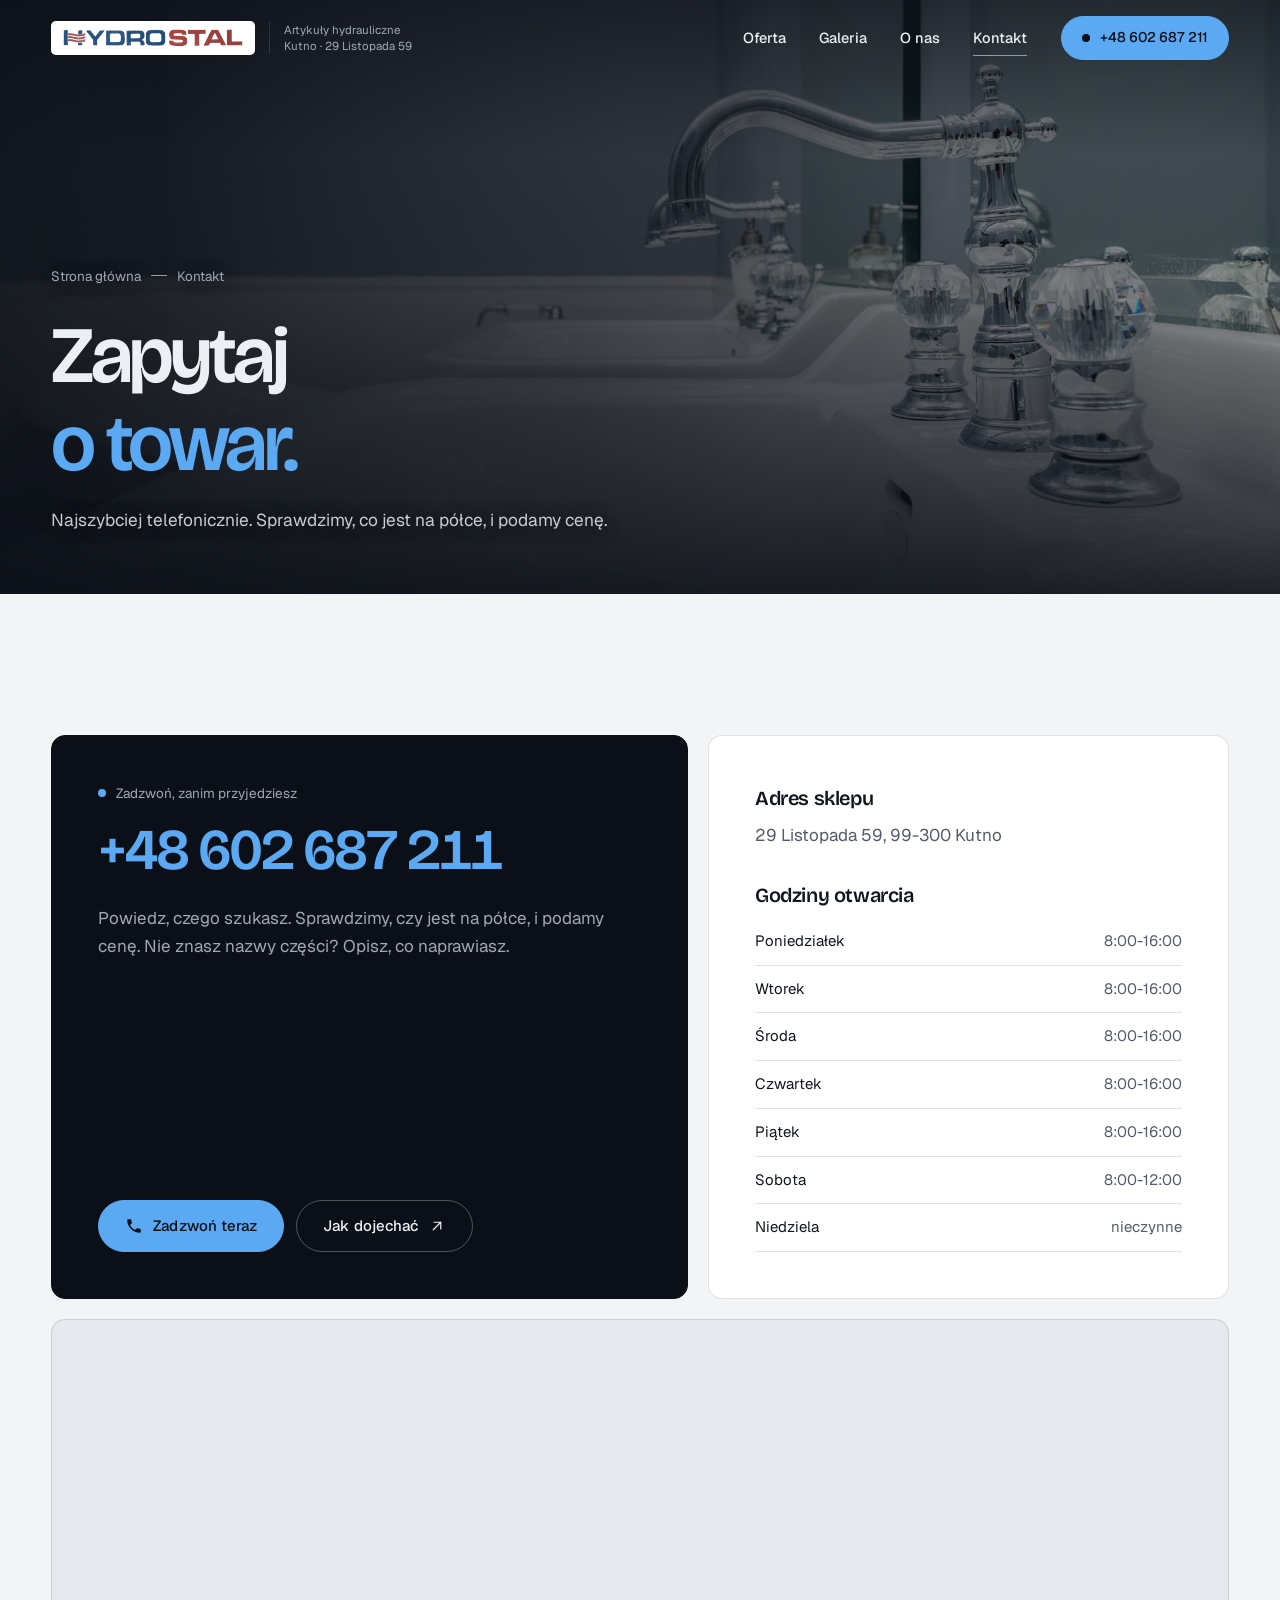
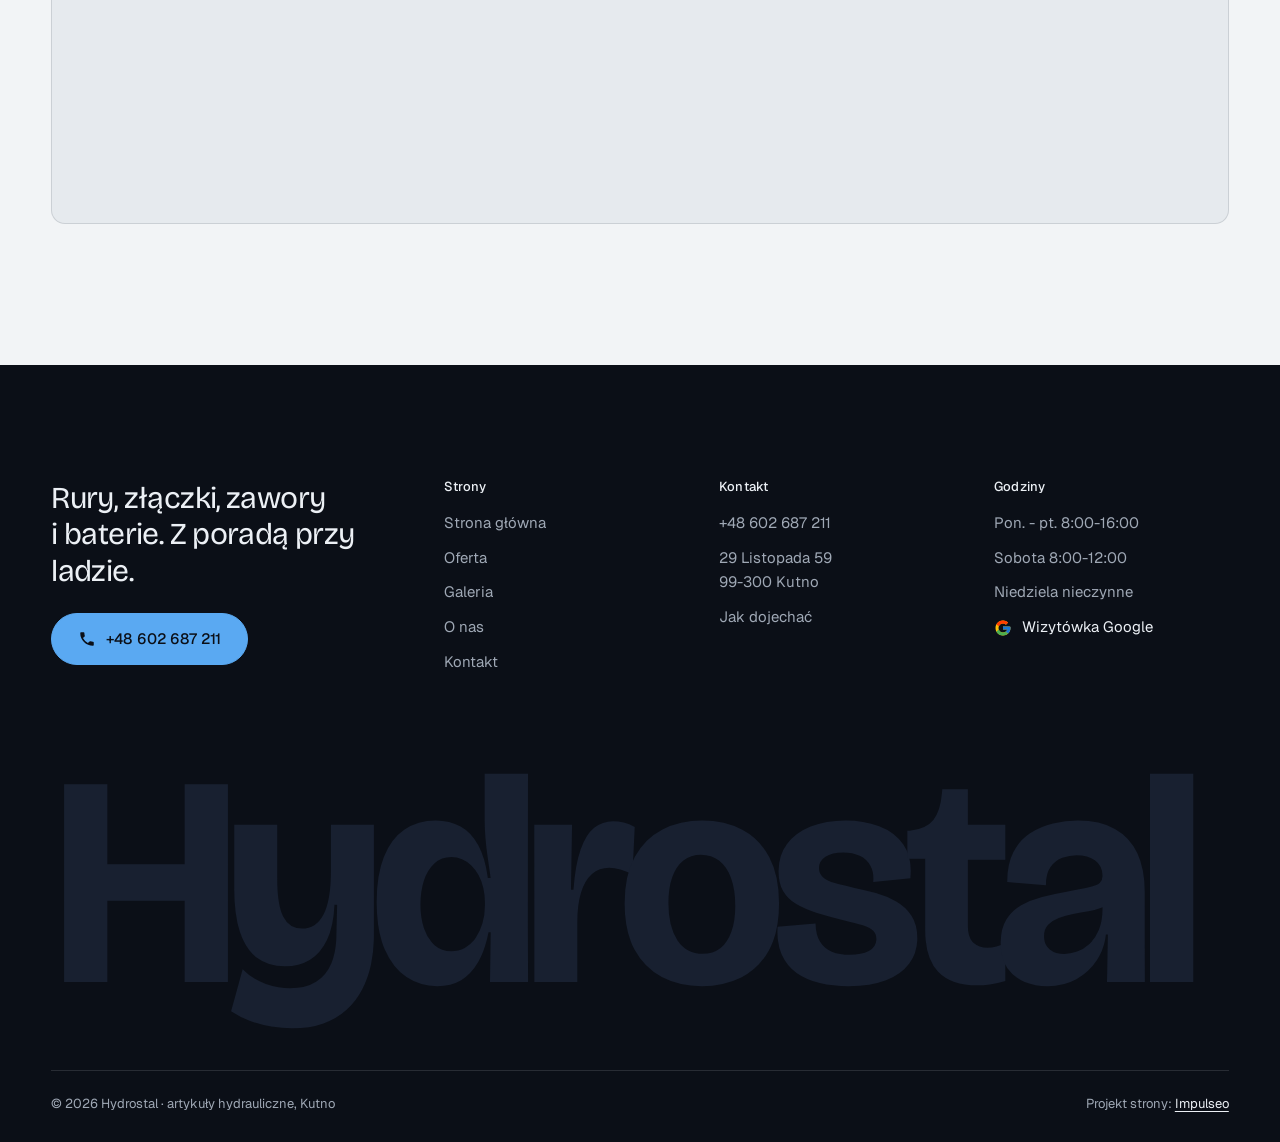
<file: kontakt.html>
<!DOCTYPE html>
<html lang="pl">
<head>
<meta charset="UTF-8">
<meta name="viewport" content="width=device-width, initial-scale=1.0">
<title>Kontakt - Hydrostal Kutno, ul. 29 Listopada 59</title>
<meta name="description" content="Hydrostal, 29 Listopada 59, 99-300 Kutno. Telefon: +48 602 687 211. Otwarte pon. - pt. 8:00-16:00, sob. 8:00-12:00.">
<link rel="canonical" href="https://impulseo-pl.github.io/hydrostal/kontakt.html">
<meta name="robots" content="noindex, nofollow">
<meta name="theme-color" content="#0B0F17">
<meta property="og:type" content="website">
<meta property="og:locale" content="pl_PL">
<meta property="og:site_name" content="Hydrostal">
<meta property="og:title" content="Kontakt - Hydrostal Kutno, ul. 29 Listopada 59">
<meta property="og:description" content="Hydrostal, 29 Listopada 59, 99-300 Kutno. Telefon: +48 602 687 211. Otwarte pon. - pt. 8:00-16:00, sob. 8:00-12:00.">
<meta property="og:url" content="https://impulseo-pl.github.io/hydrostal/kontakt.html">
<meta property="og:image" content="https://impulseo-pl.github.io/hydrostal/img/og.jpg">
<meta property="og:image:width" content="1200">
<meta property="og:image:height" content="630">
<meta name="twitter:card" content="summary_large_image">
<script>(function(){var d=document.documentElement;d.classList.add('js');try{if(!window.matchMedia('(prefers-reduced-motion: reduce)').matches)d.classList.add('anim');}catch(e){}setTimeout(function(){if(!d.classList.contains('anim-ok'))d.classList.remove('anim');},3500);})();</script>
<link rel="preload" as="image" href="img/g4.jpg" fetchpriority="high">
<link rel="preconnect" href="https://fonts.googleapis.com">
<link rel="preconnect" href="https://fonts.gstatic.com" crossorigin>
<link href="https://fonts.googleapis.com/css2?family=Bricolage+Grotesque:opsz,wght@12..96,400..700&family=Geist:wght@400..600&display=swap" rel="stylesheet">
<link rel="stylesheet" href="assets/styles.css?v=20261110a">
<script src="assets/lenis.min.js?v=1.1.20" defer></script>
<script src="assets/main.js?v=20261110a" defer></script>
</head>
<body>
<a class="skip" href="#tresc">Przejdź do treści</a>
<header class="site-head">
<div class="head-in">
  <a class="brand" href="index.html" aria-label="Hydrostal - strona główna">
    <span class="znak"><span class="wm"><img class="logo-img" src="img/logo.png" alt="Hydrostal" width="640" height="66" decoding="async" fetchpriority="high"></span></span>
    <span class="brand-sub">Artykuły hydrauliczne<br>Kutno · 29 Listopada 59</span>
  </a>
  <nav class="nav-links" aria-label="Menu główne">
    <a class="nl" href="oferta.html">Oferta</a><a class="nl" href="realizacje.html">Galeria</a><a class="nl" href="o-nas.html">O&nbsp;nas</a><a class="nl" href="kontakt.html" aria-current="page">Kontakt</a>
    <a class="btn btn-accent nav-cta" href="tel:+48602687211"><span class="live" aria-hidden="true"></span>+48 602 687 211</a>
  </nav>
  <button class="burger" type="button" aria-label="Otwórz menu" aria-expanded="false" aria-controls="mnav"><span></span><span></span></button>
</div>
</header>
<div class="mnav" id="mnav">
  <div class="mnav-in">
    <a class="ml" href="index.html">Strona główna</a><a class="ml" href="oferta.html">Oferta</a><a class="ml" href="realizacje.html">Galeria</a><a class="ml" href="o-nas.html">O&nbsp;nas</a><a class="ml" href="kontakt.html" aria-current="page">Kontakt</a>
    <div class="mnav-foot">
      <span>Pon. - pt. 8:00-16:00, sob. 8:00-12:00</span>
      <a class="btn btn-accent" href="tel:+48602687211"><svg class="ico" width="16" height="16" viewBox="0 0 24 24" fill="none" aria-hidden="true"><path d="M6.6 10.8a15.5 15.5 0 0 0 6.6 6.6l2.2-2.2a1 1 0 0 1 1-.24 11.4 11.4 0 0 0 3.6.58 1 1 0 0 1 1 1V20a1 1 0 0 1-1 1A17 17 0 0 1 3 4a1 1 0 0 1 1-1h3.5a1 1 0 0 1 1 1c0 1.25.2 2.46.58 3.6a1 1 0 0 1-.25 1l-2.23 2.2Z" fill="currentColor"/></svg>+48 602 687 211</a>
    </div>
  </div>
</div>
<main id="tresc">

<section class="pagehead">
  <div class="pagehead-media"><img src="img/g4.jpg" alt="Bateria umywalkowa w stylu retro na białej umywalce" width="1880" height="1255" decoding="async" fetchpriority="high"></div>
  <div class="ph-in">
    <p class="crumb up" style="--d:0"><a href="index.html">Strona główna</a><span class="sl" aria-hidden="true"></span>Kontakt</p>
    <h1><span class="ln"><span class="ln-i" style="--k:0">Zapytaj</span></span><span class="ln"><span class="ln-i" style="--k:1"><em>o&nbsp;towar.</em></span></span></h1>
    <p class="ph-lead up" style="--d:300">Najszybciej telefonicznie. Sprawdzimy, co jest na półce, i&nbsp;podamy cenę.</p>
  </div>
</section>

<section class="sec">
  <div class="wrap">
    <div class="k-grid">
      <div class="k-card dark rv">
        <span class="lbl"><span class="live" aria-hidden="true"></span>Zadzwoń, zanim przyjedziesz</span>
        <a class="k-phone" href="tel:+48602687211">+48 602 687 211</a>
        <p>Powiedz, czego szukasz. Sprawdzimy, czy jest na półce, i&nbsp;podamy cenę. Nie znasz nazwy części? Opisz, co naprawiasz.</p>
        <div class="cta-row">
          <a class="btn btn-accent" href="tel:+48602687211"><svg class="ico" width="16" height="16" viewBox="0 0 24 24" fill="none" aria-hidden="true"><path d="M6.6 10.8a15.5 15.5 0 0 0 6.6 6.6l2.2-2.2a1 1 0 0 1 1-.24 11.4 11.4 0 0 0 3.6.58 1 1 0 0 1 1 1V20a1 1 0 0 1-1 1A17 17 0 0 1 3 4a1 1 0 0 1 1-1h3.5a1 1 0 0 1 1 1c0 1.25.2 2.46.58 3.6a1 1 0 0 1-.25 1l-2.23 2.2Z" fill="currentColor"/></svg>Zadzwoń teraz</a>
          <a class="btn btn-ghost" href="https://maps.google.com/?cid=10590131412792620873" target="_blank" rel="noopener">Jak dojechać<svg class="ico" width="18" height="18" viewBox="0 0 24 24" fill="none" stroke="currentColor" stroke-width="1.6" stroke-linecap="round" stroke-linejoin="round" aria-hidden="true"><path d="M7 17 17 7M8 7h9v9"/></svg></a>
        </div>
      </div>
      <div class="k-card rv" style="--d:120">
        <ul class="k-rows">
          <li><b>Adres sklepu</b><span>29 Listopada 59, 99-300 Kutno</span></li>
          <li><b>Godziny otwarcia</b>
            <ul class="hours"><li><span>Poniedziałek</span><span>8:00-16:00</span></li><li><span>Wtorek</span><span>8:00-16:00</span></li><li><span>Środa</span><span>8:00-16:00</span></li><li><span>Czwartek</span><span>8:00-16:00</span></li><li><span>Piątek</span><span>8:00-16:00</span></li><li><span>Sobota</span><span>8:00-12:00</span></li><li><span>Niedziela</span><span>nieczynne</span></li></ul></li>
        </ul>
      </div>
    </div>
    <div class="map map-lg rv">
      <iframe title="Mapa dojazdu - Hydrostal, 29 Listopada 59, Kutno" src="https://maps.google.com/maps?q=52.2360229,19.3469349&z=15&output=embed" loading="lazy" referrerpolicy="no-referrer-when-downgrade"></iframe>
    </div>
  </div>
</section>
</main>
<footer class="site-foot">
  <div class="wrap">
    <div class="foot-top">
      <div>
        <p class="foot-claim">Rury, złączki, zawory i&nbsp;baterie. Z&nbsp;poradą przy ladzie.</p>
        <a class="btn btn-accent" href="tel:+48602687211"><svg class="ico" width="16" height="16" viewBox="0 0 24 24" fill="none" aria-hidden="true"><path d="M6.6 10.8a15.5 15.5 0 0 0 6.6 6.6l2.2-2.2a1 1 0 0 1 1-.24 11.4 11.4 0 0 0 3.6.58 1 1 0 0 1 1 1V20a1 1 0 0 1-1 1A17 17 0 0 1 3 4a1 1 0 0 1 1-1h3.5a1 1 0 0 1 1 1c0 1.25.2 2.46.58 3.6a1 1 0 0 1-.25 1l-2.23 2.2Z" fill="currentColor"/></svg>+48 602 687 211</a>
      </div>
      <div>
        <h4>Strony</h4>
        <ul><li><a href="index.html">Strona główna</a></li><li><a href="oferta.html">Oferta</a></li><li><a href="realizacje.html">Galeria</a></li><li><a href="o-nas.html">O&nbsp;nas</a></li><li><a href="kontakt.html">Kontakt</a></li></ul>
      </div>
      <div>
        <h4>Kontakt</h4>
        <ul>
          <li><a href="tel:+48602687211">+48 602 687 211</a></li>
          <li>29 Listopada 59<br>99-300 Kutno</li>
          <li><a href="https://maps.google.com/?cid=10590131412792620873" target="_blank" rel="noopener">Jak dojechać</a></li>
        </ul>
      </div>
      <div>
        <h4>Godziny</h4>
        <ul>
          <li>Pon. - pt. 8:00-16:00</li>
          <li>Sobota 8:00-12:00</li>
          <li>Niedziela nieczynne</li>
          <li><a class="soc" href="https://maps.google.com/?cid=10590131412792620873" target="_blank" rel="noopener" aria-label="Wizytówka Hydrostal w Google"><svg class="g-logo" viewBox="0 0 48 48" aria-hidden="true"><path fill="#FFC107" d="M43.6 20.5H42V20H24v8h11.3C33.7 32.7 29.2 36 24 36c-6.6 0-12-5.4-12-12s5.4-12 12-12c3.1 0 5.8 1.2 7.9 3.1l5.7-5.7C34 6.1 29.3 4 24 4 12.9 4 4 12.9 4 24s8.9 20 20 20 20-8.9 20-20c0-1.3-.1-2.4-.4-3.5z"/><path fill="#FF3D00" d="m6.3 14.7 6.6 4.8C14.7 15.1 19 12 24 12c3.1 0 5.8 1.2 7.9 3.1l5.7-5.7C34 6.1 29.3 4 24 4 16.3 4 9.7 8.3 6.3 14.7z"/><path fill="#4CAF50" d="M24 44c5.2 0 9.9-2 13.4-5.2l-6.2-5.2A11.9 11.9 0 0 1 24 36c-5.2 0-9.6-3.3-11.3-7.9l-6.5 5C9.5 39.6 16.2 44 24 44z"/><path fill="#1976D2" d="M43.6 20.5H42V20H24v8h11.3a12 12 0 0 1-4.1 5.6l6.2 5.2C37 39.2 44 34 44 24c0-1.3-.1-2.4-.4-3.5z"/></svg>Wizytówka Google</a></li>
        </ul>
      </div>
    </div>
    <div class="foot-mark" aria-hidden="true">Hydrostal</div>
    <div class="foot-bottom">
      <span>© 2026 Hydrostal · artykuły hydrauliczne, Kutno</span>
      <span>Projekt strony: <a class="foot-credit" href="https://impulseo.pl" target="_blank" rel="noopener">Impulseo</a></span>
    </div>
  </div>
</footer>
<div class="sticky-call">
  <a class="btn btn-accent" href="tel:+48602687211"><svg class="ico" width="16" height="16" viewBox="0 0 24 24" fill="none" aria-hidden="true"><path d="M6.6 10.8a15.5 15.5 0 0 0 6.6 6.6l2.2-2.2a1 1 0 0 1 1-.24 11.4 11.4 0 0 0 3.6.58 1 1 0 0 1 1 1V20a1 1 0 0 1-1 1A17 17 0 0 1 3 4a1 1 0 0 1 1-1h3.5a1 1 0 0 1 1 1c0 1.25.2 2.46.58 3.6a1 1 0 0 1-.25 1l-2.23 2.2Z" fill="currentColor"/></svg>Zadzwoń</a>
  <a class="btn btn-ghost" href="kontakt.html">Dojazd i&nbsp;godziny</a>
</div>
<div class="demo-wazne" data-do="2026-11-04" data-cykl="3" hidden><svg class="dw-ico" width="13" height="13" viewBox="0 0 24 24" fill="none" aria-hidden="true"><circle cx="12" cy="12" r="8.6" stroke="currentColor" stroke-width="1.8"/><path d="M12 7.2V12l3.3 2" stroke="currentColor" stroke-width="1.8" stroke-linecap="round"/></svg><span class="dw-txt"></span></div>
</body>
</html>
</file>
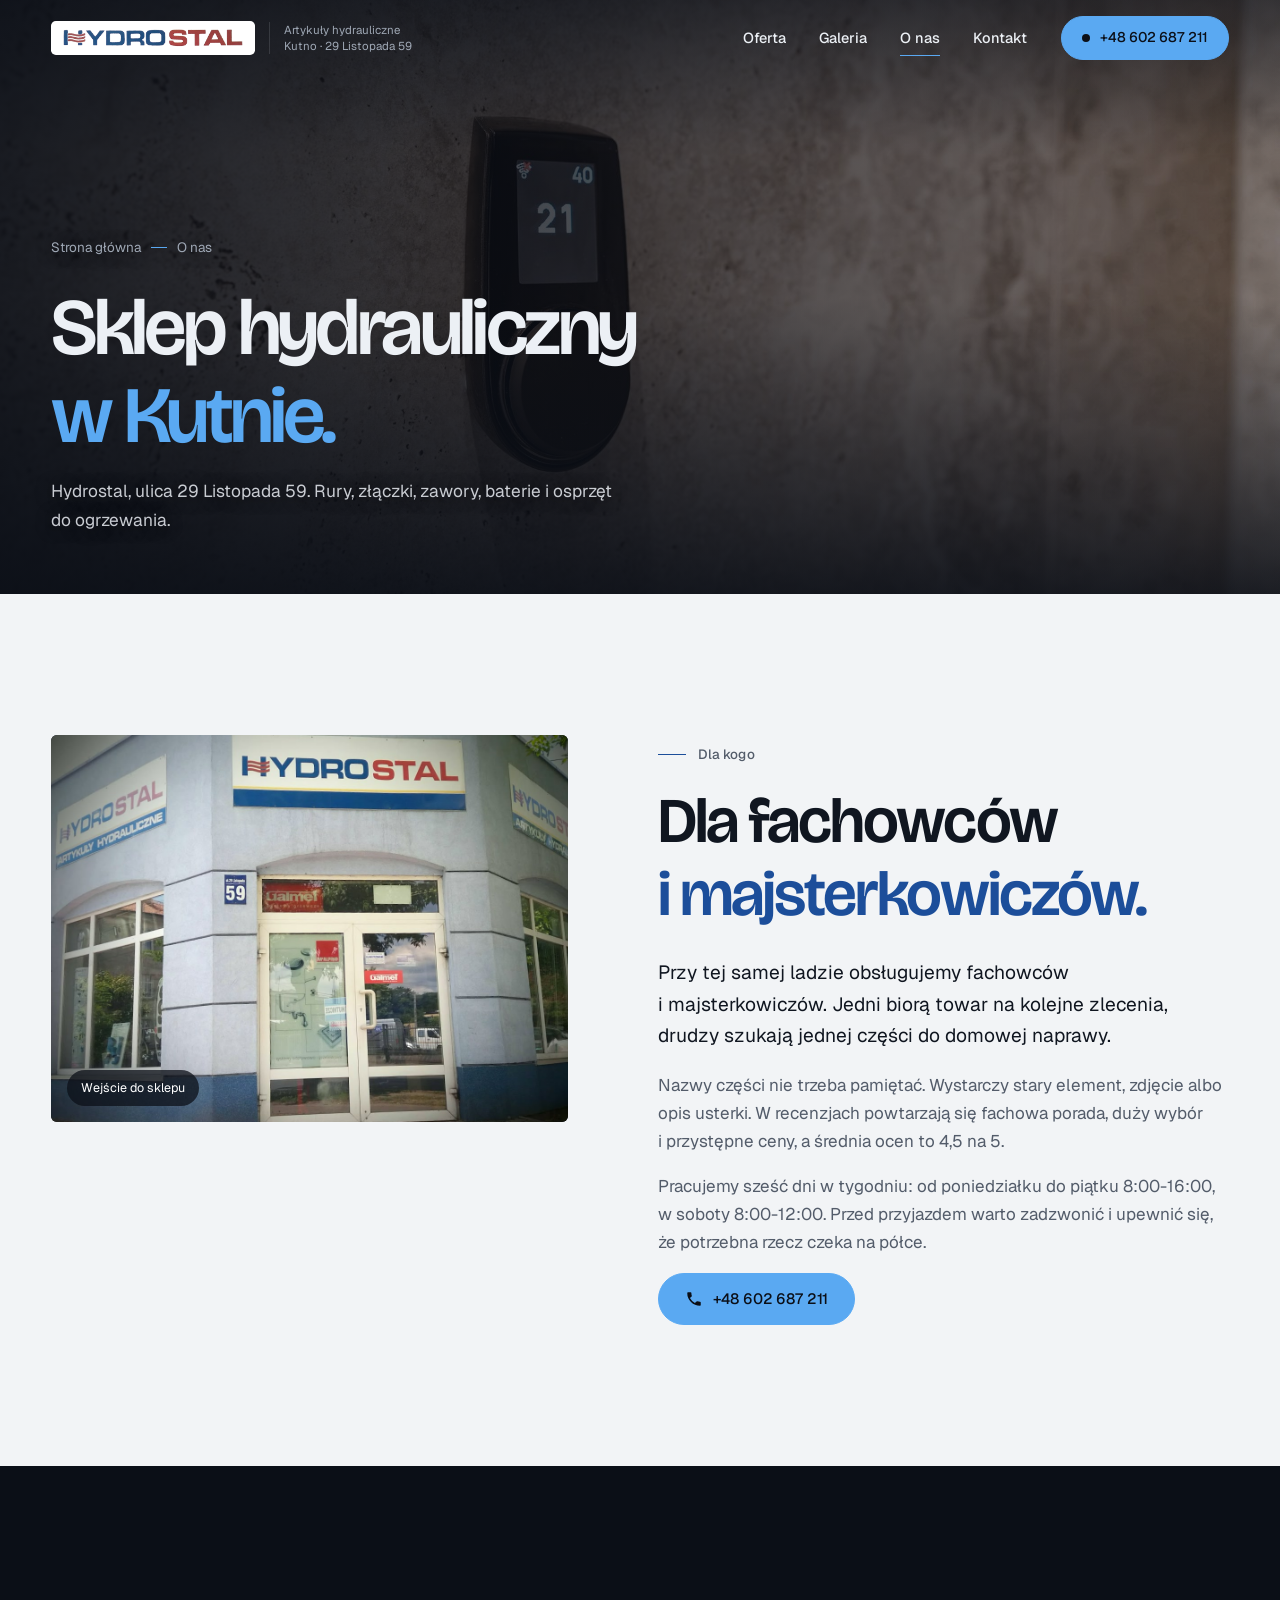
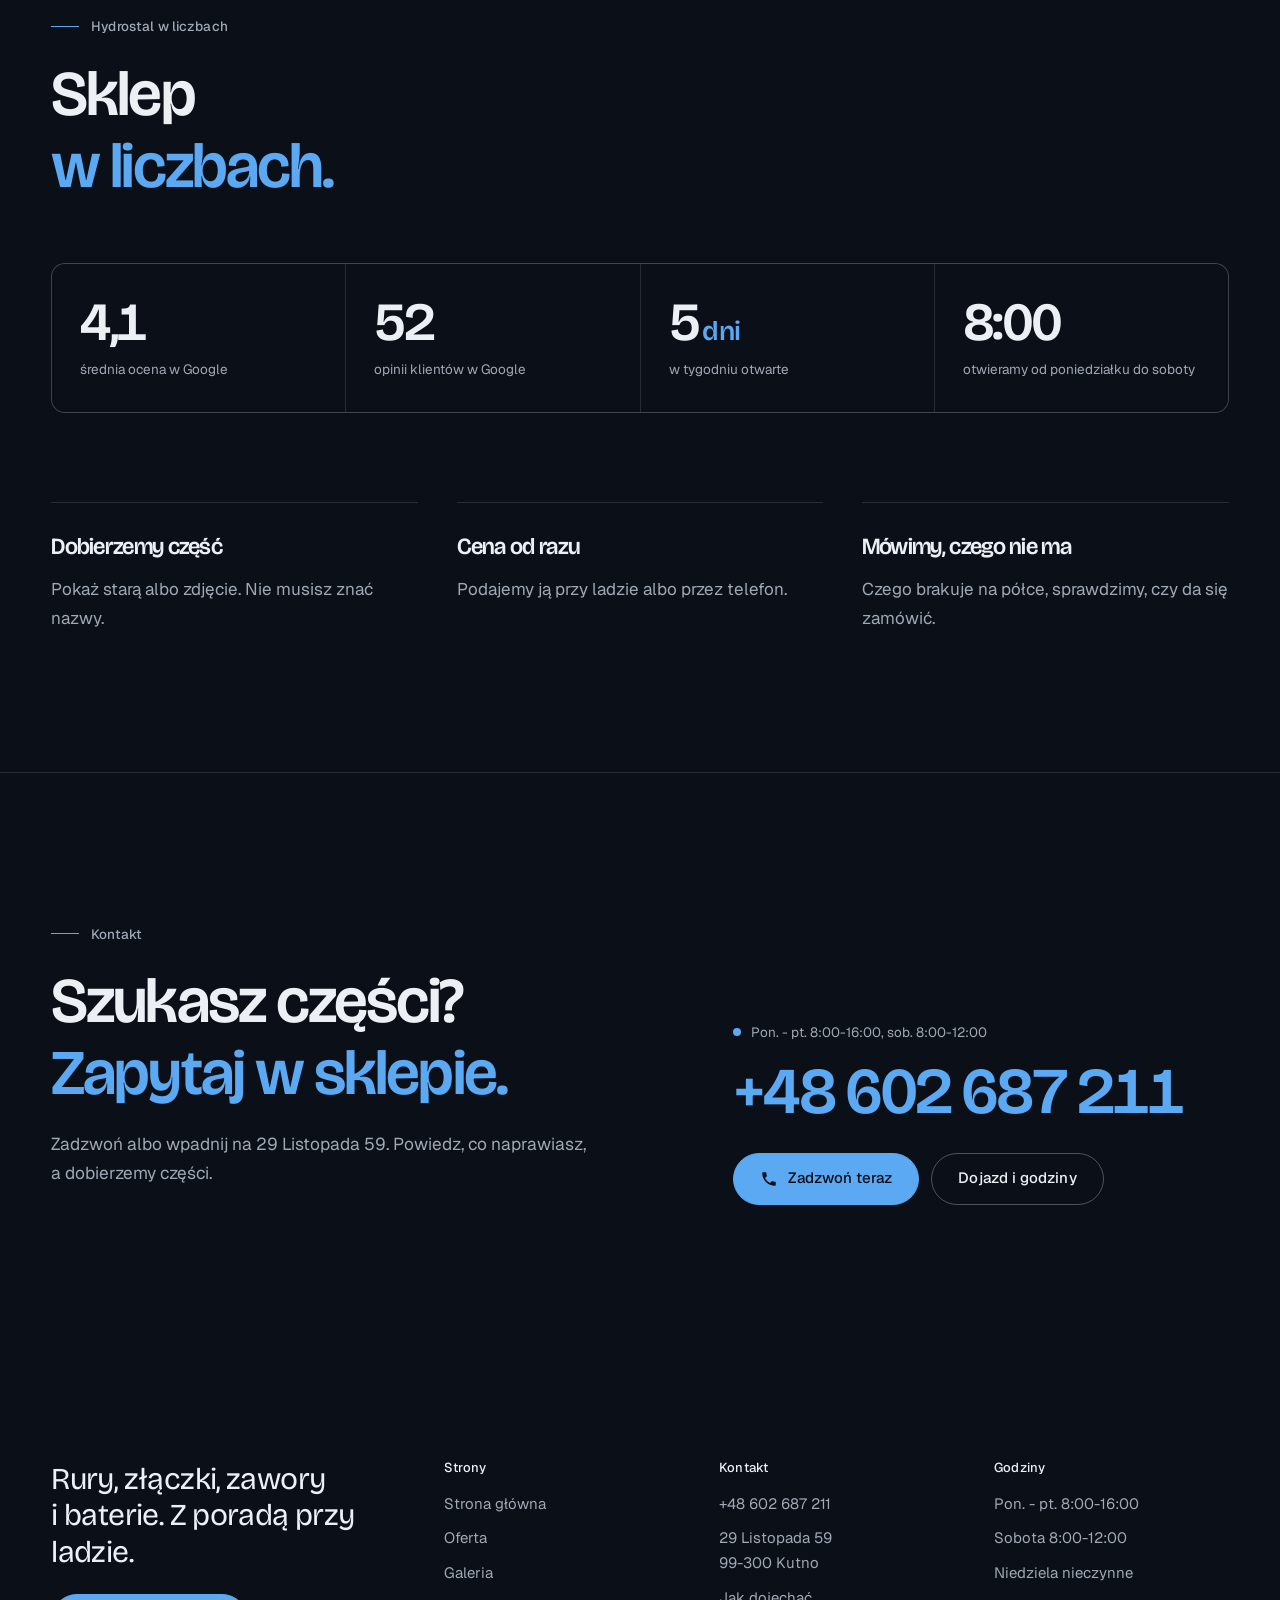
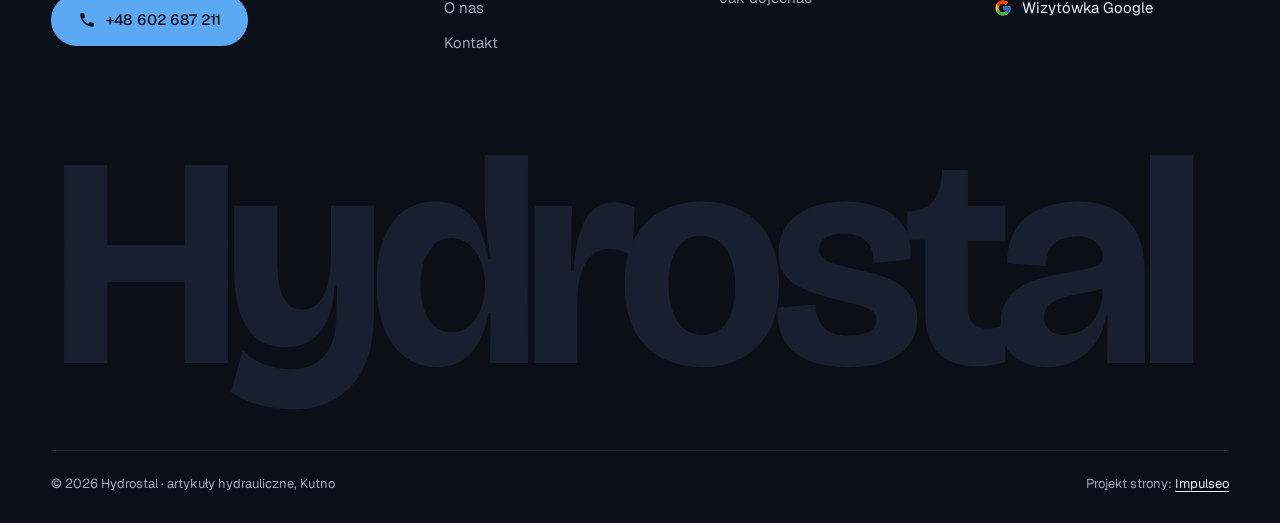
<file: o-nas.html>
<!DOCTYPE html>
<html lang="pl">
<head>
<meta charset="UTF-8">
<meta name="viewport" content="width=device-width, initial-scale=1.0">
<title>O nas - Hydrostal, sklep hydrauliczny w Kutnie</title>
<meta name="description" content="Hydrostal to sklep z artykułami hydraulicznymi przy ul. 29 Listopada 59 w Kutnie. Ocena 4,5 w Google z 57 opinii. Otwarte od poniedziałku do soboty.">
<link rel="canonical" href="https://impulseo-pl.github.io/hydrostal/o-nas.html">
<meta name="robots" content="noindex, nofollow">
<meta name="theme-color" content="#0B0F17">
<meta property="og:type" content="website">
<meta property="og:locale" content="pl_PL">
<meta property="og:site_name" content="Hydrostal">
<meta property="og:title" content="O nas - Hydrostal, sklep hydrauliczny w Kutnie">
<meta property="og:description" content="Hydrostal to sklep z artykułami hydraulicznymi przy ul. 29 Listopada 59 w Kutnie. Ocena 4,5 w Google z 57 opinii. Otwarte od poniedziałku do soboty.">
<meta property="og:url" content="https://impulseo-pl.github.io/hydrostal/o-nas.html">
<meta property="og:image" content="https://impulseo-pl.github.io/hydrostal/img/og.jpg">
<meta property="og:image:width" content="1200">
<meta property="og:image:height" content="630">
<meta name="twitter:card" content="summary_large_image">
<script>(function(){var d=document.documentElement;d.classList.add('js');try{if(!window.matchMedia('(prefers-reduced-motion: reduce)').matches)d.classList.add('anim');}catch(e){}setTimeout(function(){if(!d.classList.contains('anim-ok'))d.classList.remove('anim');},3500);})();</script>
<link rel="preload" as="image" href="img/g6.jpg" fetchpriority="high">
<link rel="preconnect" href="https://fonts.googleapis.com">
<link rel="preconnect" href="https://fonts.gstatic.com" crossorigin>
<link href="https://fonts.googleapis.com/css2?family=Bricolage+Grotesque:opsz,wght@12..96,400..700&family=Geist:wght@400..600&display=swap" rel="stylesheet">
<link rel="stylesheet" href="assets/styles.css?v=20261110a">
<script src="assets/lenis.min.js?v=1.1.20" defer></script>
<script src="assets/main.js?v=20261110a" defer></script>
</head>
<body>
<a class="skip" href="#tresc">Przejdź do treści</a>
<header class="site-head">
<div class="head-in">
  <a class="brand" href="index.html" aria-label="Hydrostal - strona główna">
    <span class="znak"><span class="wm"><img class="logo-img" src="img/logo.png" alt="Hydrostal" width="640" height="66" decoding="async" fetchpriority="high"></span></span>
    <span class="brand-sub">Artykuły hydrauliczne<br>Kutno · 29 Listopada 59</span>
  </a>
  <nav class="nav-links" aria-label="Menu główne">
    <a class="nl" href="oferta.html">Oferta</a><a class="nl" href="realizacje.html">Galeria</a><a class="nl" href="o-nas.html" aria-current="page">O&nbsp;nas</a><a class="nl" href="kontakt.html">Kontakt</a>
    <a class="btn btn-accent nav-cta" href="tel:+48602687211"><span class="live" aria-hidden="true"></span>+48 602 687 211</a>
  </nav>
  <button class="burger" type="button" aria-label="Otwórz menu" aria-expanded="false" aria-controls="mnav"><span></span><span></span></button>
</div>
</header>
<div class="mnav" id="mnav">
  <div class="mnav-in">
    <a class="ml" href="index.html">Strona główna</a><a class="ml" href="oferta.html">Oferta</a><a class="ml" href="realizacje.html">Galeria</a><a class="ml" href="o-nas.html" aria-current="page">O&nbsp;nas</a><a class="ml" href="kontakt.html">Kontakt</a>
    <div class="mnav-foot">
      <span>Pon. - pt. 8:00-16:00, sob. 8:00-12:00</span>
      <a class="btn btn-accent" href="tel:+48602687211"><svg class="ico" width="16" height="16" viewBox="0 0 24 24" fill="none" aria-hidden="true"><path d="M6.6 10.8a15.5 15.5 0 0 0 6.6 6.6l2.2-2.2a1 1 0 0 1 1-.24 11.4 11.4 0 0 0 3.6.58 1 1 0 0 1 1 1V20a1 1 0 0 1-1 1A17 17 0 0 1 3 4a1 1 0 0 1 1-1h3.5a1 1 0 0 1 1 1c0 1.25.2 2.46.58 3.6a1 1 0 0 1-.25 1l-2.23 2.2Z" fill="currentColor"/></svg>+48 602 687 211</a>
    </div>
  </div>
</div>
<main id="tresc">

<section class="pagehead">
  <div class="pagehead-media"><img src="img/g6.jpg" alt="Regulator temperatury na ścianie z trawertynu" width="1880" height="1253" decoding="async" fetchpriority="high"></div>
  <div class="ph-in">
    <p class="crumb up" style="--d:0"><a href="index.html">Strona główna</a><span class="sl" aria-hidden="true"></span>O&nbsp;nas</p>
    <h1><span class="ln"><span class="ln-i" style="--k:0">Sklep hydrauliczny</span></span><span class="ln"><span class="ln-i" style="--k:1"><em>w&nbsp;Kutnie.</em></span></span></h1>
    <p class="ph-lead up" style="--d:300">Hydrostal, ulica 29 Listopada 59. Rury, złączki, zawory, baterie i&nbsp;osprzęt do ogrzewania.</p>
  </div>
</section>

<section class="sec">
  <div class="wrap story">
    <figure class="fig rv-img rv">
      <img src="img/about.jpg" alt="Wejście do sklepu Hydrostal przy ulicy 29 Listopada 59 w Kutnie" width="1534" height="866" decoding="async">
      <figcaption class="fig-tag">Wejście do sklepu</figcaption>
    </figure>
    <div class="story-txt">
      <p class="eyebrow rv">Dla kogo</p>
      <h2 class="h2 rv rv-h"><span class="ln"><span class="ln-i" style="--k:0">Dla fachowców</span></span><span class="ln"><span class="ln-i" style="--k:1"><em>i&nbsp;majsterkowiczów.</em></span></span></h2>
      <p class="rv" style="--d:100;margin-top:30px">Przy tej samej ladzie obsługujemy fachowców i&nbsp;majsterkowiczów. Jedni biorą towar na kolejne zlecenia, drudzy szukają jednej części do domowej naprawy.</p>
      <p class="rv" style="--d:140">Nazwy części nie trzeba pamiętać. Wystarczy stary element, zdjęcie albo opis usterki. W&nbsp;recenzjach powtarzają się fachowa porada, duży wybór i&nbsp;przystępne ceny, a&nbsp;średnia ocen to 4,5 na 5.</p>
      <p class="rv" style="--d:180">Pracujemy sześć dni w&nbsp;tygodniu: od poniedziałku do piątku 8:00-16:00, w&nbsp;soboty 8:00-12:00. Przed przyjazdem warto zadzwonić i&nbsp;upewnić się, że potrzebna rzecz czeka na półce.</p>
      <a class="btn btn-accent rv" style="--d:220" href="tel:+48602687211"><svg class="ico" width="16" height="16" viewBox="0 0 24 24" fill="none" aria-hidden="true"><path d="M6.6 10.8a15.5 15.5 0 0 0 6.6 6.6l2.2-2.2a1 1 0 0 1 1-.24 11.4 11.4 0 0 0 3.6.58 1 1 0 0 1 1 1V20a1 1 0 0 1-1 1A17 17 0 0 1 3 4a1 1 0 0 1 1-1h3.5a1 1 0 0 1 1 1c0 1.25.2 2.46.58 3.6a1 1 0 0 1-.25 1l-2.23 2.2Z" fill="currentColor"/></svg>+48 602 687 211</a>
    </div>
  </div>
</section>

<section class="sec dark">
  <div class="wrap">
    <div class="sec-head">
      <div>
        <p class="eyebrow rv">Hydrostal w&nbsp;liczbach</p>
        <h2 class="h2 rv rv-h"><span class="ln"><span class="ln-i" style="--k:0">Sklep</span></span><span class="ln"><span class="ln-i" style="--k:1"><em>w&nbsp;liczbach.</em></span></span></h2>
      </div>
    </div>
    <div class="numbers rv">
      <div class="stat"><b><span class="num" data-to="4,5">4,5</span></b><span>średnia ocena w&nbsp;Google</span></div>
      <div class="stat"><b><span class="num" data-to="57">57</span></b><span>opinii klientów w&nbsp;Google</span></div>
      <div class="stat"><b><span class="num" data-to="6">6</span><small>dni</small></b><span>w&nbsp;tygodniu otwarte</span></div>
      <div class="stat"><b>8:00</b><span>otwieramy od poniedziałku do soboty</span></div>
    </div>
    <div class="vals">
      <div class="val rv"><h3>Dobierzemy część</h3><p>Pokaż starą albo zdjęcie. Nie musisz znać nazwy.</p></div>
      <div class="val rv" style="--d:100"><h3>Cena od razu</h3><p>Podajemy ją przy ladzie albo przez telefon.</p></div>
      <div class="val rv" style="--d:200"><h3>Mówimy, czego nie ma</h3><p>Czego brakuje na półce, sprawdzimy, czy da się zamówić.</p></div>
    </div>
  </div>
</section>
<section class="cta-band dark">
  <div class="wrap cta-grid">
    <div>
      <p class="eyebrow rv">Kontakt</p>
      <h2 class="h2 rv rv-h"><span class="ln"><span class="ln-i" style="--k:0">Szukasz części?</span></span><span class="ln"><span class="ln-i" style="--k:1"><em>Zapytaj w&nbsp;sklepie.</em></span></span></h2>
      <p class="lead rv" style="--d:120">Zadzwoń albo wpadnij na 29 Listopada 59. Powiedz, co naprawiasz, a&nbsp;dobierzemy części.</p>
    </div>
    <div class="cta-side rv" style="--d:180">
      <span class="lbl"><span class="live" aria-hidden="true"></span>Pon. - pt. 8:00-16:00, sob. 8:00-12:00</span>
      <a class="cta-phone" href="tel:+48602687211">+48 602 687 211</a>
      <div class="cta-row">
        <a class="btn btn-accent" href="tel:+48602687211"><svg class="ico" width="16" height="16" viewBox="0 0 24 24" fill="none" aria-hidden="true"><path d="M6.6 10.8a15.5 15.5 0 0 0 6.6 6.6l2.2-2.2a1 1 0 0 1 1-.24 11.4 11.4 0 0 0 3.6.58 1 1 0 0 1 1 1V20a1 1 0 0 1-1 1A17 17 0 0 1 3 4a1 1 0 0 1 1-1h3.5a1 1 0 0 1 1 1c0 1.25.2 2.46.58 3.6a1 1 0 0 1-.25 1l-2.23 2.2Z" fill="currentColor"/></svg>Zadzwoń teraz</a>
        <a class="btn btn-ghost" href="kontakt.html">Dojazd i&nbsp;godziny</a>
      </div>
    </div>
  </div>
</section>
</main>
<footer class="site-foot">
  <div class="wrap">
    <div class="foot-top">
      <div>
        <p class="foot-claim">Rury, złączki, zawory i&nbsp;baterie. Z&nbsp;poradą przy ladzie.</p>
        <a class="btn btn-accent" href="tel:+48602687211"><svg class="ico" width="16" height="16" viewBox="0 0 24 24" fill="none" aria-hidden="true"><path d="M6.6 10.8a15.5 15.5 0 0 0 6.6 6.6l2.2-2.2a1 1 0 0 1 1-.24 11.4 11.4 0 0 0 3.6.58 1 1 0 0 1 1 1V20a1 1 0 0 1-1 1A17 17 0 0 1 3 4a1 1 0 0 1 1-1h3.5a1 1 0 0 1 1 1c0 1.25.2 2.46.58 3.6a1 1 0 0 1-.25 1l-2.23 2.2Z" fill="currentColor"/></svg>+48 602 687 211</a>
      </div>
      <div>
        <h4>Strony</h4>
        <ul><li><a href="index.html">Strona główna</a></li><li><a href="oferta.html">Oferta</a></li><li><a href="realizacje.html">Galeria</a></li><li><a href="o-nas.html">O&nbsp;nas</a></li><li><a href="kontakt.html">Kontakt</a></li></ul>
      </div>
      <div>
        <h4>Kontakt</h4>
        <ul>
          <li><a href="tel:+48602687211">+48 602 687 211</a></li>
          <li>29 Listopada 59<br>99-300 Kutno</li>
          <li><a href="https://maps.google.com/?cid=10590131412792620873" target="_blank" rel="noopener">Jak dojechać</a></li>
        </ul>
      </div>
      <div>
        <h4>Godziny</h4>
        <ul>
          <li>Pon. - pt. 8:00-16:00</li>
          <li>Sobota 8:00-12:00</li>
          <li>Niedziela nieczynne</li>
          <li><a class="soc" href="https://maps.google.com/?cid=10590131412792620873" target="_blank" rel="noopener" aria-label="Wizytówka Hydrostal w Google"><svg class="g-logo" viewBox="0 0 48 48" aria-hidden="true"><path fill="#FFC107" d="M43.6 20.5H42V20H24v8h11.3C33.7 32.7 29.2 36 24 36c-6.6 0-12-5.4-12-12s5.4-12 12-12c3.1 0 5.8 1.2 7.9 3.1l5.7-5.7C34 6.1 29.3 4 24 4 12.9 4 4 12.9 4 24s8.9 20 20 20 20-8.9 20-20c0-1.3-.1-2.4-.4-3.5z"/><path fill="#FF3D00" d="m6.3 14.7 6.6 4.8C14.7 15.1 19 12 24 12c3.1 0 5.8 1.2 7.9 3.1l5.7-5.7C34 6.1 29.3 4 24 4 16.3 4 9.7 8.3 6.3 14.7z"/><path fill="#4CAF50" d="M24 44c5.2 0 9.9-2 13.4-5.2l-6.2-5.2A11.9 11.9 0 0 1 24 36c-5.2 0-9.6-3.3-11.3-7.9l-6.5 5C9.5 39.6 16.2 44 24 44z"/><path fill="#1976D2" d="M43.6 20.5H42V20H24v8h11.3a12 12 0 0 1-4.1 5.6l6.2 5.2C37 39.2 44 34 44 24c0-1.3-.1-2.4-.4-3.5z"/></svg>Wizytówka Google</a></li>
        </ul>
      </div>
    </div>
    <div class="foot-mark" aria-hidden="true">Hydrostal</div>
    <div class="foot-bottom">
      <span>© 2026 Hydrostal · artykuły hydrauliczne, Kutno</span>
      <span>Projekt strony: <a class="foot-credit" href="https://impulseo.pl" target="_blank" rel="noopener">Impulseo</a></span>
    </div>
  </div>
</footer>
<div class="sticky-call">
  <a class="btn btn-accent" href="tel:+48602687211"><svg class="ico" width="16" height="16" viewBox="0 0 24 24" fill="none" aria-hidden="true"><path d="M6.6 10.8a15.5 15.5 0 0 0 6.6 6.6l2.2-2.2a1 1 0 0 1 1-.24 11.4 11.4 0 0 0 3.6.58 1 1 0 0 1 1 1V20a1 1 0 0 1-1 1A17 17 0 0 1 3 4a1 1 0 0 1 1-1h3.5a1 1 0 0 1 1 1c0 1.25.2 2.46.58 3.6a1 1 0 0 1-.25 1l-2.23 2.2Z" fill="currentColor"/></svg>Zadzwoń</a>
  <a class="btn btn-ghost" href="kontakt.html">Dojazd i&nbsp;godziny</a>
</div>
<div class="demo-wazne" data-do="2026-11-04" data-cykl="3" hidden><svg class="dw-ico" width="13" height="13" viewBox="0 0 24 24" fill="none" aria-hidden="true"><circle cx="12" cy="12" r="8.6" stroke="currentColor" stroke-width="1.8"/><path d="M12 7.2V12l3.3 2" stroke="currentColor" stroke-width="1.8" stroke-linecap="round"/></svg><span class="dw-txt"></span></div>
</body>
</html>
</file>
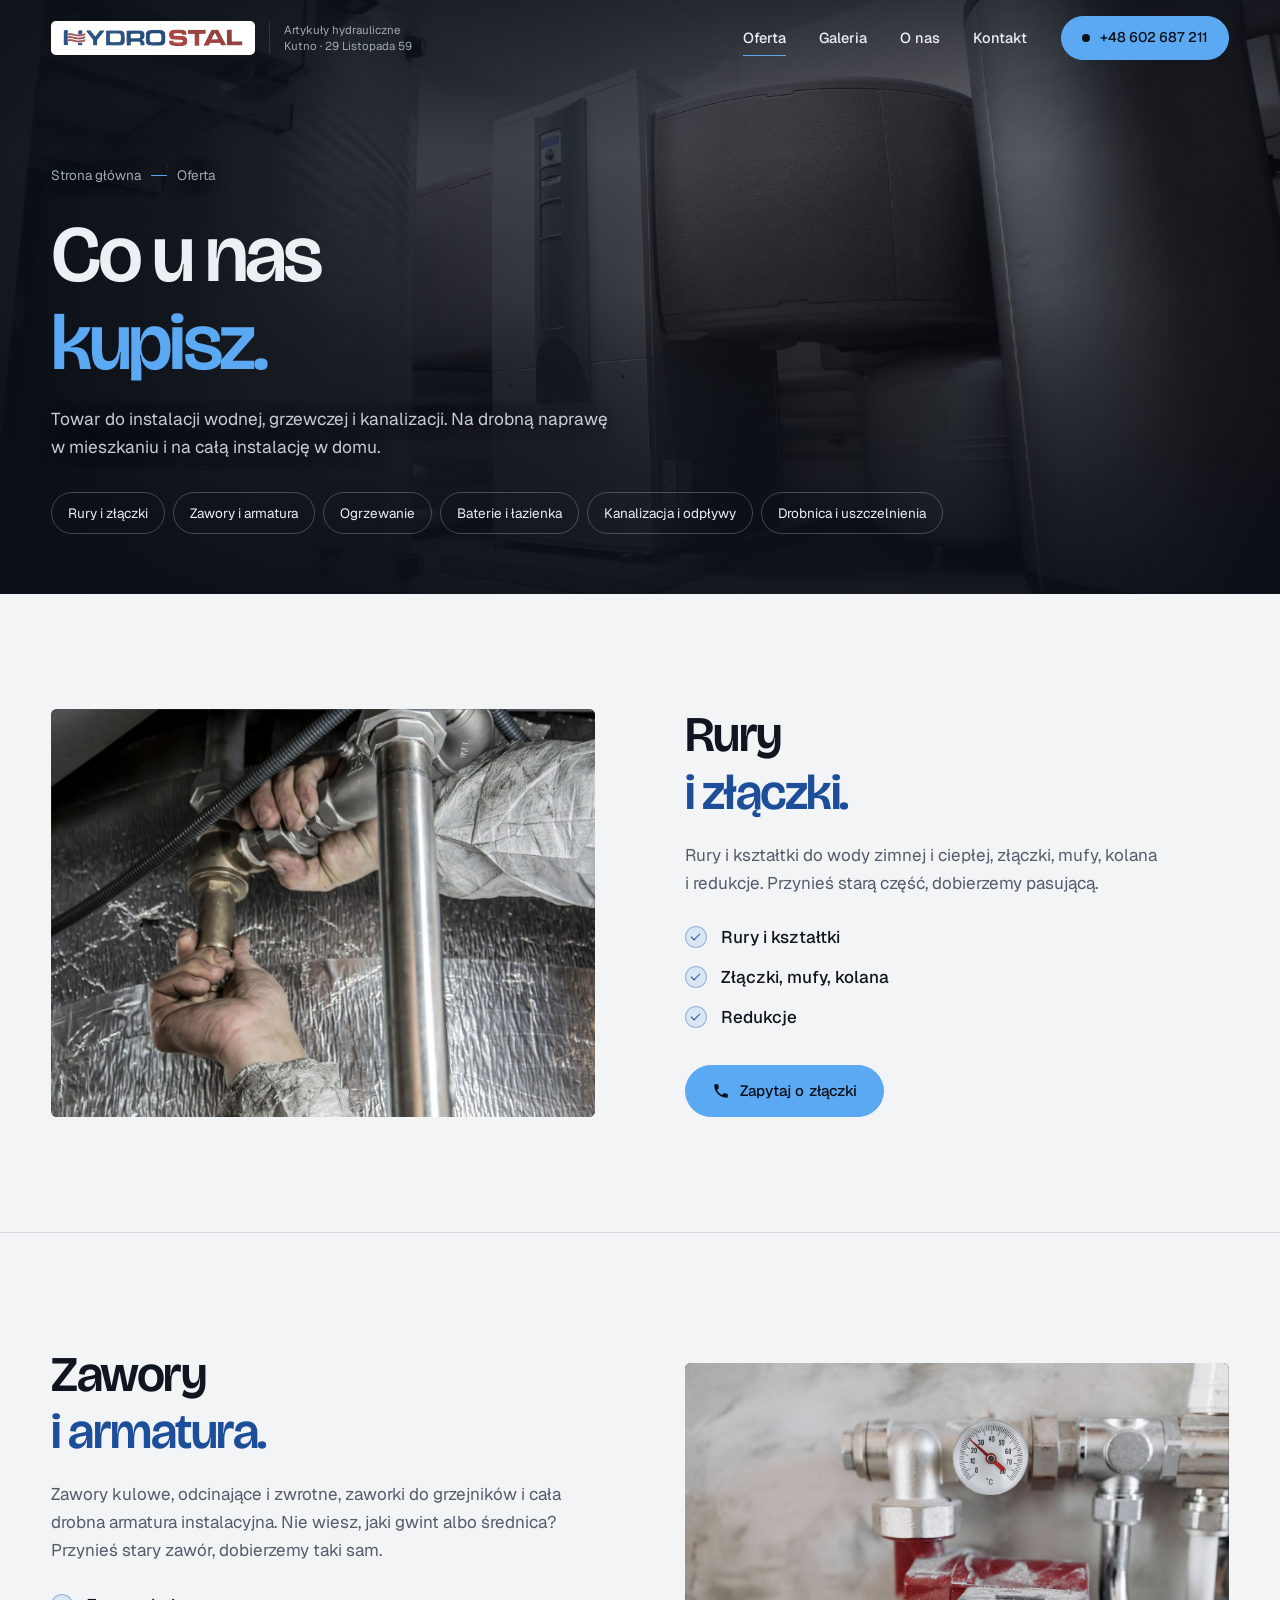
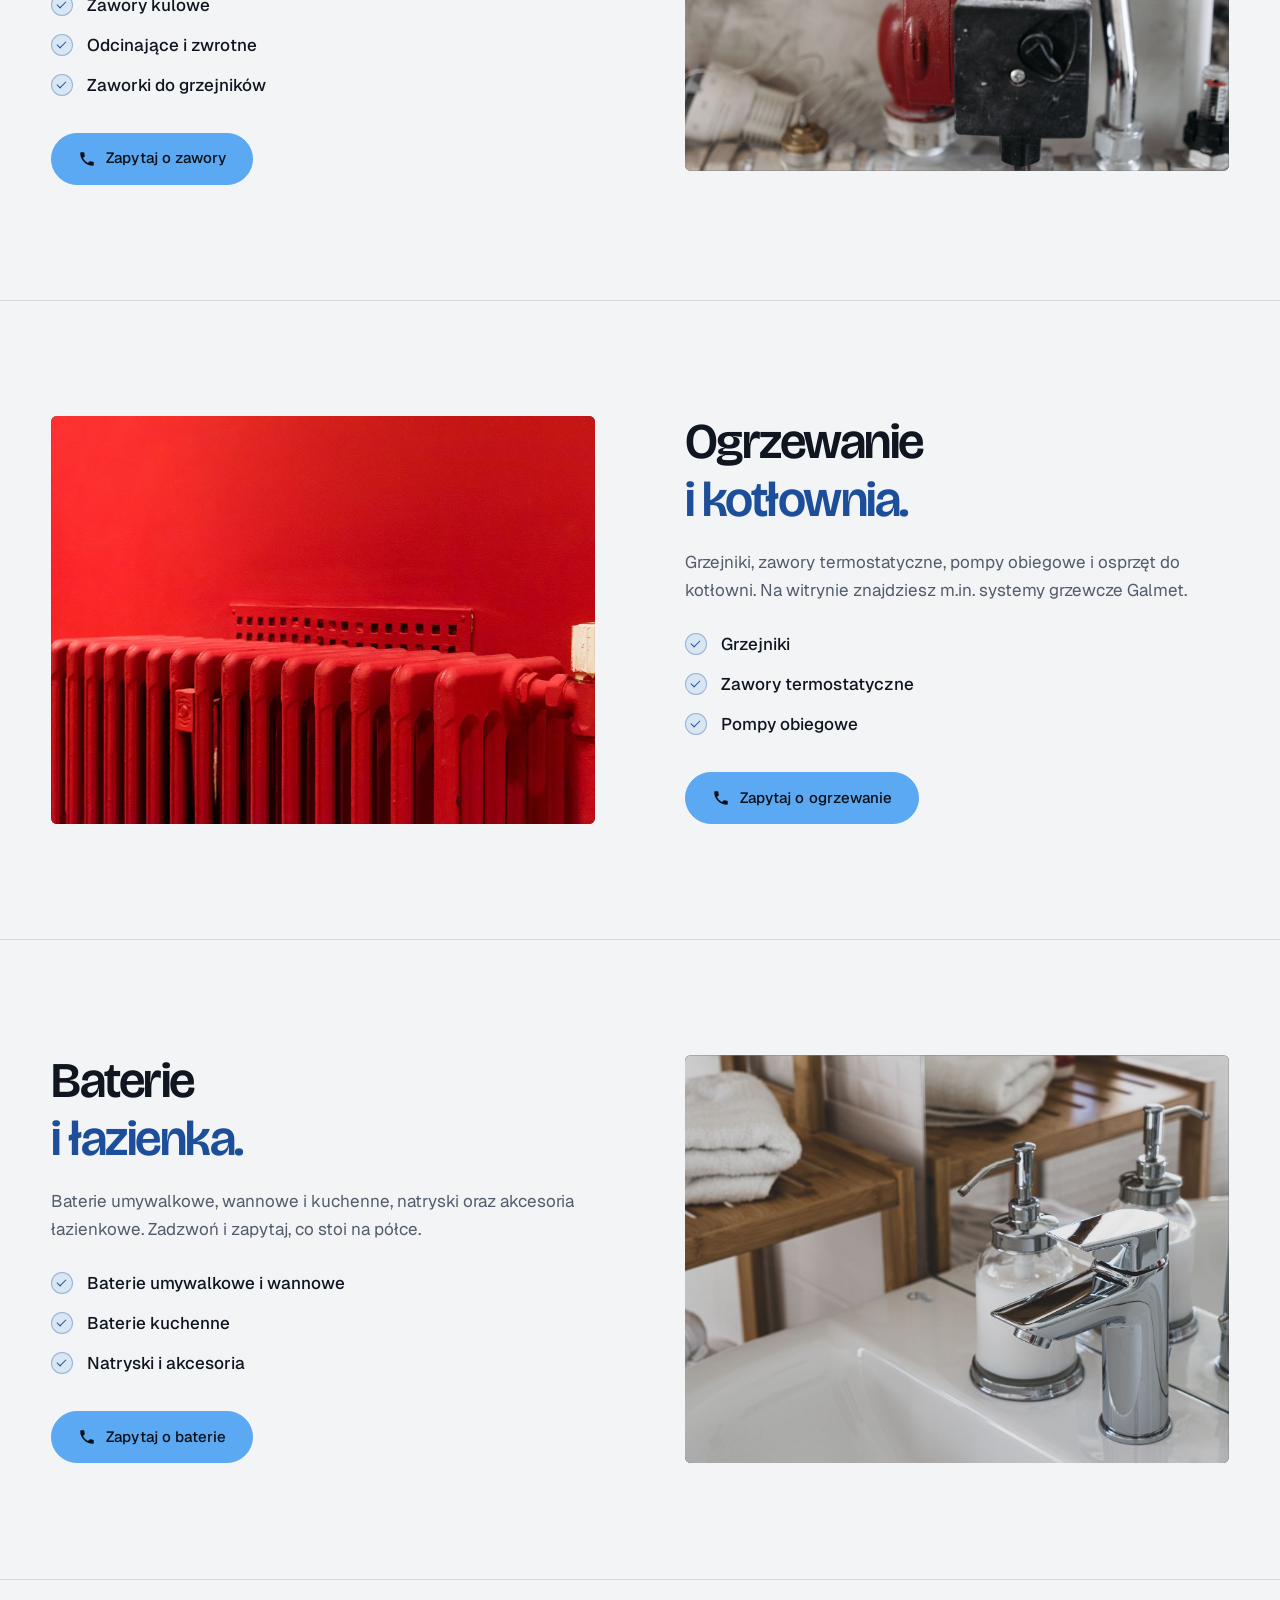
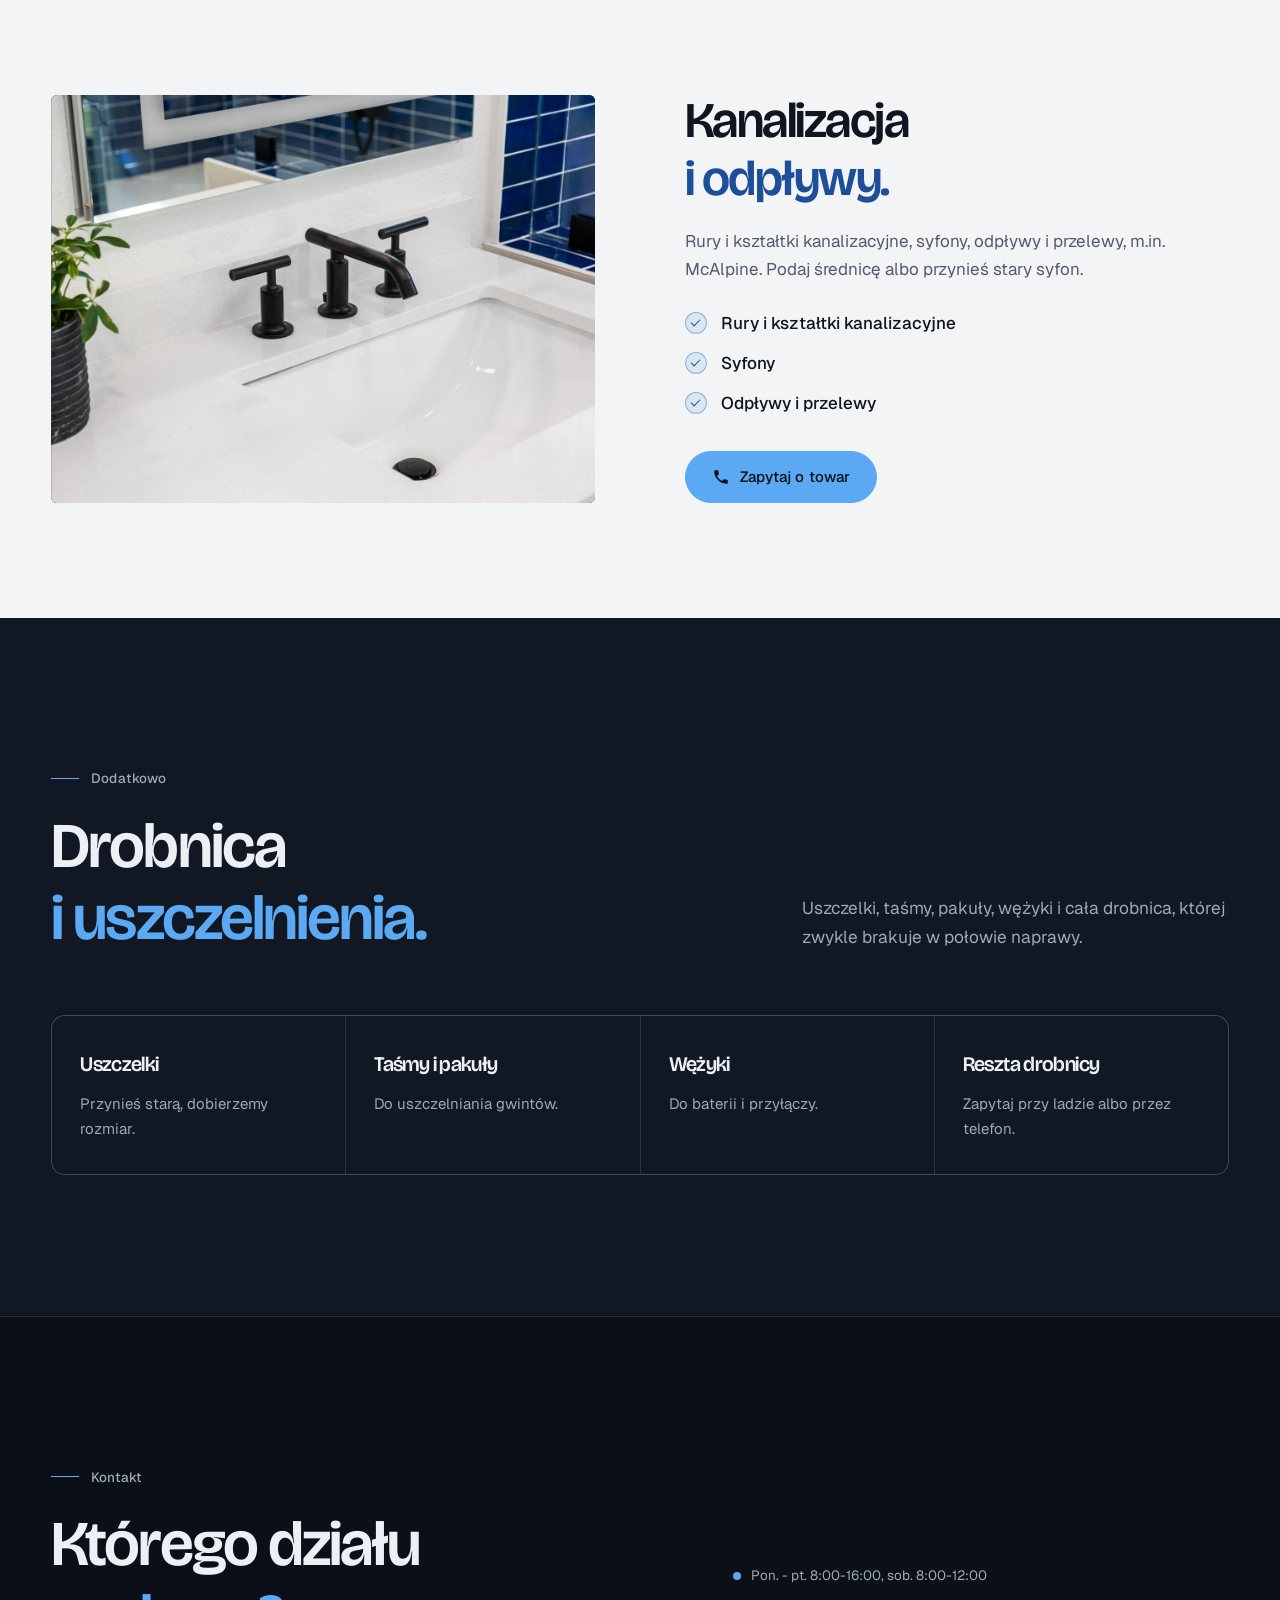
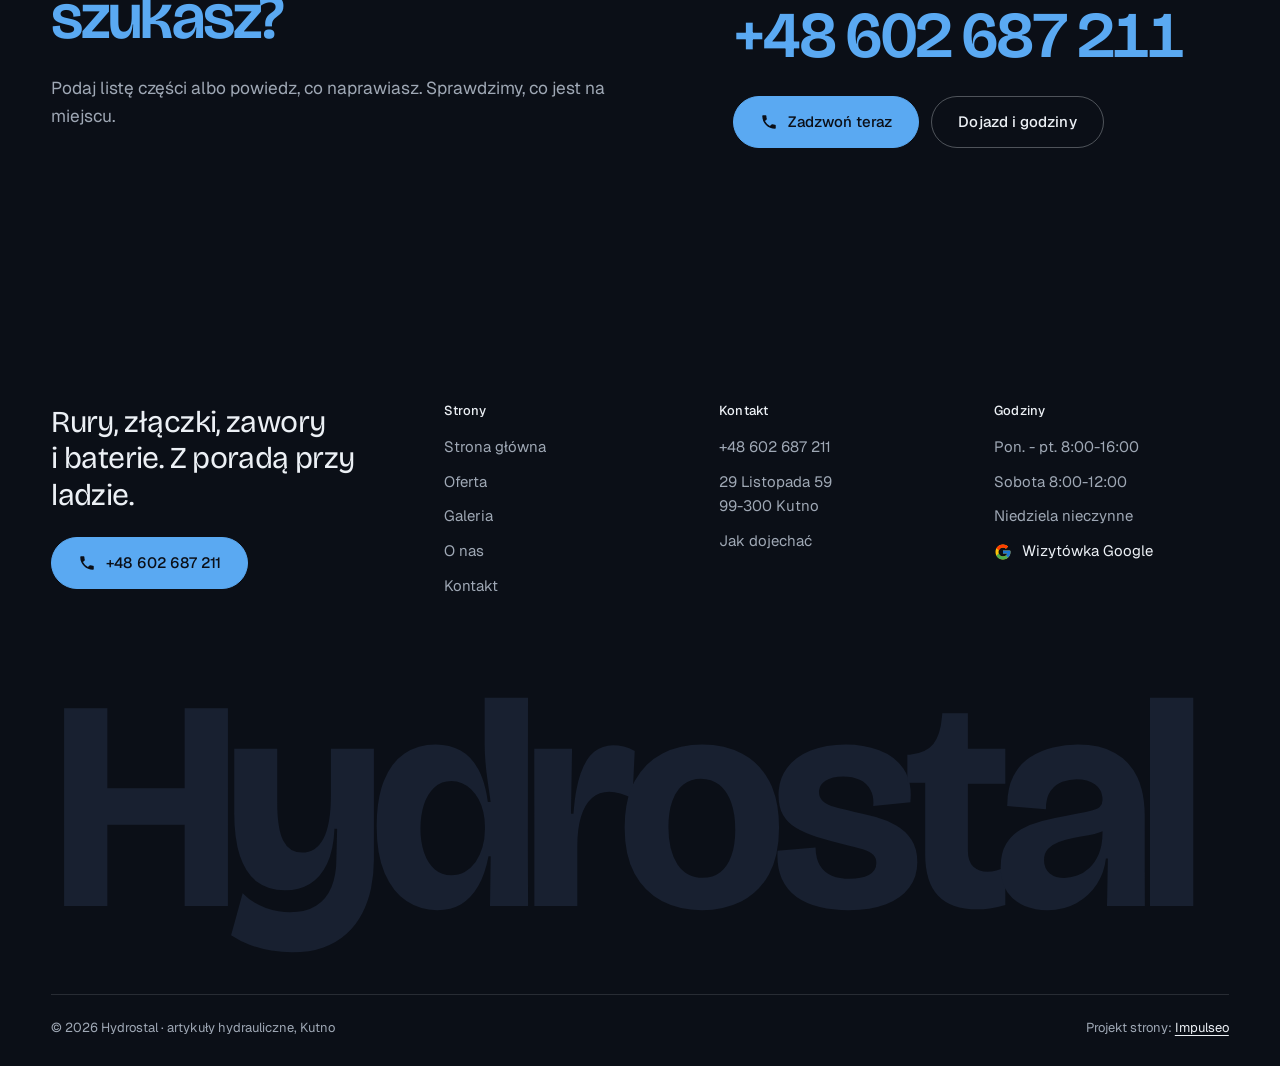
<file: oferta.html>
<!DOCTYPE html>
<html lang="pl">
<head>
<meta charset="UTF-8">
<meta name="viewport" content="width=device-width, initial-scale=1.0">
<title>Asortyment - Hydrostal Kutno | rury, zawory, grzejniki, baterie</title>
<meta name="description" content="Co kupisz w sklepie Hydrostal w Kutnie: rury i złączki, zawory, grzejniki i osprzęt do kotłowni, baterie, kanalizacja, uszczelki. Zadzwoń i zapytaj o towar: +48 602 687 211.">
<link rel="canonical" href="https://impulseo-pl.github.io/hydrostal/oferta.html">
<meta name="robots" content="noindex, nofollow">
<meta name="theme-color" content="#0B0F17">
<meta property="og:type" content="website">
<meta property="og:locale" content="pl_PL">
<meta property="og:site_name" content="Hydrostal">
<meta property="og:title" content="Asortyment - Hydrostal Kutno | rury, zawory, grzejniki, baterie">
<meta property="og:description" content="Co kupisz w sklepie Hydrostal w Kutnie: rury i złączki, zawory, grzejniki i osprzęt do kotłowni, baterie, kanalizacja, uszczelki. Zadzwoń i zapytaj o towar: +48 602 687 211.">
<meta property="og:url" content="https://impulseo-pl.github.io/hydrostal/oferta.html">
<meta property="og:image" content="https://impulseo-pl.github.io/hydrostal/img/og.jpg">
<meta property="og:image:width" content="1200">
<meta property="og:image:height" content="630">
<meta name="twitter:card" content="summary_large_image">
<script>(function(){var d=document.documentElement;d.classList.add('js');try{if(!window.matchMedia('(prefers-reduced-motion: reduce)').matches)d.classList.add('anim');}catch(e){}setTimeout(function(){if(!d.classList.contains('anim-ok'))d.classList.remove('anim');},3500);})();</script>
<link rel="preload" as="image" href="img/kotlownia.jpg" fetchpriority="high">
<link rel="preconnect" href="https://fonts.googleapis.com">
<link rel="preconnect" href="https://fonts.gstatic.com" crossorigin>
<link href="https://fonts.googleapis.com/css2?family=Bricolage+Grotesque:opsz,wght@12..96,400..700&family=Geist:wght@400..600&display=swap" rel="stylesheet">
<link rel="stylesheet" href="assets/styles.css?v=20261110a">
<script src="assets/lenis.min.js?v=1.1.20" defer></script>
<script src="assets/main.js?v=20261110a" defer></script>
</head>
<body>
<a class="skip" href="#tresc">Przejdź do treści</a>
<header class="site-head">
<div class="head-in">
  <a class="brand" href="index.html" aria-label="Hydrostal - strona główna">
    <span class="znak"><span class="wm"><img class="logo-img" src="img/logo.png" alt="Hydrostal" width="640" height="66" decoding="async" fetchpriority="high"></span></span>
    <span class="brand-sub">Artykuły hydrauliczne<br>Kutno · 29 Listopada 59</span>
  </a>
  <nav class="nav-links" aria-label="Menu główne">
    <a class="nl" href="oferta.html" aria-current="page">Oferta</a><a class="nl" href="realizacje.html">Galeria</a><a class="nl" href="o-nas.html">O&nbsp;nas</a><a class="nl" href="kontakt.html">Kontakt</a>
    <a class="btn btn-accent nav-cta" href="tel:+48602687211"><span class="live" aria-hidden="true"></span>+48 602 687 211</a>
  </nav>
  <button class="burger" type="button" aria-label="Otwórz menu" aria-expanded="false" aria-controls="mnav"><span></span><span></span></button>
</div>
</header>
<div class="mnav" id="mnav">
  <div class="mnav-in">
    <a class="ml" href="index.html">Strona główna</a><a class="ml" href="oferta.html" aria-current="page">Oferta</a><a class="ml" href="realizacje.html">Galeria</a><a class="ml" href="o-nas.html">O&nbsp;nas</a><a class="ml" href="kontakt.html">Kontakt</a>
    <div class="mnav-foot">
      <span>Pon. - pt. 8:00-16:00, sob. 8:00-12:00</span>
      <a class="btn btn-accent" href="tel:+48602687211"><svg class="ico" width="16" height="16" viewBox="0 0 24 24" fill="none" aria-hidden="true"><path d="M6.6 10.8a15.5 15.5 0 0 0 6.6 6.6l2.2-2.2a1 1 0 0 1 1-.24 11.4 11.4 0 0 0 3.6.58 1 1 0 0 1 1 1V20a1 1 0 0 1-1 1A17 17 0 0 1 3 4a1 1 0 0 1 1-1h3.5a1 1 0 0 1 1 1c0 1.25.2 2.46.58 3.6a1 1 0 0 1-.25 1l-2.23 2.2Z" fill="currentColor"/></svg>+48 602 687 211</a>
    </div>
  </div>
</div>
<main id="tresc">

<section class="pagehead">
  <div class="pagehead-media"><img src="img/kotlownia.jpg" alt="Kotłownia ze zbiornikami i osprzętem grzewczym" width="1880" height="1253" decoding="async" fetchpriority="high"></div>
  <div class="ph-in">
    <p class="crumb up" style="--d:0"><a href="index.html">Strona główna</a><span class="sl" aria-hidden="true"></span>Oferta</p>
    <h1><span class="ln"><span class="ln-i" style="--k:0">Co u&nbsp;nas</span></span><span class="ln"><span class="ln-i" style="--k:1"><em>kupisz.</em></span></span></h1>
    <p class="ph-lead up" style="--d:300">Towar do instalacji wodnej, grzewczej i&nbsp;kanalizacji. Na drobną naprawę w&nbsp;mieszkaniu i&nbsp;na całą instalację w&nbsp;domu.</p>
    <nav class="chips up" style="--d:420" aria-label="Działy na tej stronie"><a class="chip" href="#rury">Rury i&nbsp;złączki</a><a class="chip" href="#zawory">Zawory i&nbsp;armatura</a><a class="chip" href="#ogrzewanie">Ogrzewanie</a><a class="chip" href="#baterie">Baterie i&nbsp;łazienka</a><a class="chip" href="#kanalizacja">Kanalizacja i&nbsp;odpływy</a><a class="chip" href="#drobnica">Drobnica i&nbsp;uszczelnienia</a></nav>
  </div>
</section>
<section class="svc-block" id="rury">
  <div class="wrap svc-row">
    <figure class="fig svc-fig rv-img rv">
      <img src="img/montaz.jpg" alt="Mosiężna złączka dokręcana na stalowej rurze" width="1600" height="1066" decoding="async" data-plx="16" style="height:110%;margin-top:-5%">
    </figure>
    <div class="svc-txt">
      <h2 class="rv rv-h"><span class="ln"><span class="ln-i" style="--k:0">Rury</span></span><span class="ln"><span class="ln-i" style="--k:1"><em>i&nbsp;złączki.</em></span></span></h2>
      <p class="rv" style="--d:100">Rury i&nbsp;kształtki do wody zimnej i&nbsp;ciepłej, złączki, mufy, kolana i&nbsp;redukcje. Przynieś starą część, dobierzemy pasującą.</p>
      <ul class="ticks rv" style="--d:160"><li>Rury i&nbsp;kształtki</li><li>Złączki, mufy, kolana</li><li>Redukcje</li></ul>
      <a class="btn btn-accent rv" style="--d:220" href="tel:+48602687211"><svg class="ico" width="16" height="16" viewBox="0 0 24 24" fill="none" aria-hidden="true"><path d="M6.6 10.8a15.5 15.5 0 0 0 6.6 6.6l2.2-2.2a1 1 0 0 1 1-.24 11.4 11.4 0 0 0 3.6.58 1 1 0 0 1 1 1V20a1 1 0 0 1-1 1A17 17 0 0 1 3 4a1 1 0 0 1 1-1h3.5a1 1 0 0 1 1 1c0 1.25.2 2.46.58 3.6a1 1 0 0 1-.25 1l-2.23 2.2Z" fill="currentColor"/></svg>Zapytaj o&nbsp;złączki</a>
    </div>
  </div>
</section>
<section class="svc-block flip" id="zawory">
  <div class="wrap svc-row">
    <figure class="fig svc-fig rv-img rv">
      <img src="img/g2.jpg" alt="Zawory, pompa obiegowa i termometr na rozdzielaczu" width="1880" height="1255" decoding="async" data-plx="16" style="height:110%;margin-top:-5%">
    </figure>
    <div class="svc-txt">
      <h2 class="rv rv-h"><span class="ln"><span class="ln-i" style="--k:0">Zawory</span></span><span class="ln"><span class="ln-i" style="--k:1"><em>i&nbsp;armatura.</em></span></span></h2>
      <p class="rv" style="--d:100">Zawory kulowe, odcinające i&nbsp;zwrotne, zaworki do grzejników i&nbsp;cała drobna armatura instalacyjna. Nie wiesz, jaki gwint albo średnica? Przynieś stary zawór, dobierzemy taki sam.</p>
      <ul class="ticks rv" style="--d:160"><li>Zawory kulowe</li><li>Odcinające i&nbsp;zwrotne</li><li>Zaworki do grzejników</li></ul>
      <a class="btn btn-accent rv" style="--d:220" href="tel:+48602687211"><svg class="ico" width="16" height="16" viewBox="0 0 24 24" fill="none" aria-hidden="true"><path d="M6.6 10.8a15.5 15.5 0 0 0 6.6 6.6l2.2-2.2a1 1 0 0 1 1-.24 11.4 11.4 0 0 0 3.6.58 1 1 0 0 1 1 1V20a1 1 0 0 1-1 1A17 17 0 0 1 3 4a1 1 0 0 1 1-1h3.5a1 1 0 0 1 1 1c0 1.25.2 2.46.58 3.6a1 1 0 0 1-.25 1l-2.23 2.2Z" fill="currentColor"/></svg>Zapytaj o&nbsp;zawory</a>
    </div>
  </div>
</section>
<section class="svc-block" id="ogrzewanie">
  <div class="wrap svc-row">
    <figure class="fig svc-fig rv-img rv">
      <img src="img/g3.jpg" alt="Żeliwny grzejnik z zaworem" width="1880" height="1253" loading="lazy" decoding="async" data-plx="16" style="height:110%;margin-top:-5%">
    </figure>
    <div class="svc-txt">
      <h2 class="rv rv-h"><span class="ln"><span class="ln-i" style="--k:0">Ogrzewanie</span></span><span class="ln"><span class="ln-i" style="--k:1"><em>i&nbsp;kotłownia.</em></span></span></h2>
      <p class="rv" style="--d:100">Grzejniki, zawory termostatyczne, pompy obiegowe i&nbsp;osprzęt do kotłowni. Na witrynie znajdziesz m.in. systemy grzewcze Galmet.</p>
      <ul class="ticks rv" style="--d:160"><li>Grzejniki</li><li>Zawory termostatyczne</li><li>Pompy obiegowe</li></ul>
      <a class="btn btn-accent rv" style="--d:220" href="tel:+48602687211"><svg class="ico" width="16" height="16" viewBox="0 0 24 24" fill="none" aria-hidden="true"><path d="M6.6 10.8a15.5 15.5 0 0 0 6.6 6.6l2.2-2.2a1 1 0 0 1 1-.24 11.4 11.4 0 0 0 3.6.58 1 1 0 0 1 1 1V20a1 1 0 0 1-1 1A17 17 0 0 1 3 4a1 1 0 0 1 1-1h3.5a1 1 0 0 1 1 1c0 1.25.2 2.46.58 3.6a1 1 0 0 1-.25 1l-2.23 2.2Z" fill="currentColor"/></svg>Zapytaj o&nbsp;ogrzewanie</a>
    </div>
  </div>
</section>
<section class="svc-block flip" id="baterie">
  <div class="wrap svc-row">
    <figure class="fig svc-fig rv-img rv">
      <img src="img/g9.jpg" alt="Chromowana bateria umywalkowa i dozowniki w łazience" width="1880" height="1253" loading="lazy" decoding="async" data-plx="16" style="height:110%;margin-top:-5%">
    </figure>
    <div class="svc-txt">
      <h2 class="rv rv-h"><span class="ln"><span class="ln-i" style="--k:0">Baterie</span></span><span class="ln"><span class="ln-i" style="--k:1"><em>i&nbsp;łazienka.</em></span></span></h2>
      <p class="rv" style="--d:100">Baterie umywalkowe, wannowe i&nbsp;kuchenne, natryski oraz akcesoria łazienkowe. Zadzwoń i&nbsp;zapytaj, co stoi na półce.</p>
      <ul class="ticks rv" style="--d:160"><li>Baterie umywalkowe i&nbsp;wannowe</li><li>Baterie kuchenne</li><li>Natryski i&nbsp;akcesoria</li></ul>
      <a class="btn btn-accent rv" style="--d:220" href="tel:+48602687211"><svg class="ico" width="16" height="16" viewBox="0 0 24 24" fill="none" aria-hidden="true"><path d="M6.6 10.8a15.5 15.5 0 0 0 6.6 6.6l2.2-2.2a1 1 0 0 1 1-.24 11.4 11.4 0 0 0 3.6.58 1 1 0 0 1 1 1V20a1 1 0 0 1-1 1A17 17 0 0 1 3 4a1 1 0 0 1 1-1h3.5a1 1 0 0 1 1 1c0 1.25.2 2.46.58 3.6a1 1 0 0 1-.25 1l-2.23 2.2Z" fill="currentColor"/></svg>Zapytaj o&nbsp;baterie</a>
    </div>
  </div>
</section>
<section class="svc-block" id="kanalizacja">
  <div class="wrap svc-row">
    <figure class="fig svc-fig rv-img rv">
      <img src="img/umywalka.jpg" alt="Umywalka z odpływem i czarną baterią" width="1600" height="1066" loading="lazy" decoding="async" data-plx="16" style="height:110%;margin-top:-5%">
    </figure>
    <div class="svc-txt">
      <h2 class="rv rv-h"><span class="ln"><span class="ln-i" style="--k:0">Kanalizacja</span></span><span class="ln"><span class="ln-i" style="--k:1"><em>i&nbsp;odpływy.</em></span></span></h2>
      <p class="rv" style="--d:100">Rury i&nbsp;kształtki kanalizacyjne, syfony, odpływy i&nbsp;przelewy, m.in. McAlpine. Podaj średnicę albo przynieś stary syfon.</p>
      <ul class="ticks rv" style="--d:160"><li>Rury i&nbsp;kształtki kanalizacyjne</li><li>Syfony</li><li>Odpływy i&nbsp;przelewy</li></ul>
      <a class="btn btn-accent rv" style="--d:220" href="tel:+48602687211"><svg class="ico" width="16" height="16" viewBox="0 0 24 24" fill="none" aria-hidden="true"><path d="M6.6 10.8a15.5 15.5 0 0 0 6.6 6.6l2.2-2.2a1 1 0 0 1 1-.24 11.4 11.4 0 0 0 3.6.58 1 1 0 0 1 1 1V20a1 1 0 0 1-1 1A17 17 0 0 1 3 4a1 1 0 0 1 1-1h3.5a1 1 0 0 1 1 1c0 1.25.2 2.46.58 3.6a1 1 0 0 1-.25 1l-2.23 2.2Z" fill="currentColor"/></svg>Zapytaj o&nbsp;towar</a>
    </div>
  </div>
</section>

<section class="sec dark-2" id="drobnica">
  <div class="wrap">
    <div class="sec-head">
      <div>
        <p class="eyebrow rv">Dodatkowo</p>
        <h2 class="h2 rv rv-h"><span class="ln"><span class="ln-i" style="--k:0">Drobnica</span></span><span class="ln"><span class="ln-i" style="--k:1"><em>i&nbsp;uszczelnienia.</em></span></span></h2>
      </div>
      <div class="side rv" style="--d:120">
        <p class="lead">Uszczelki, taśmy, pakuły, wężyki i&nbsp;cała drobnica, której zwykle brakuje w&nbsp;połowie naprawy.</p>
      </div>
    </div>
    <div class="extra-grid"><div class="extra rv" style="--d:0"><h3>Uszczelki</h3><p>Przynieś starą, dobierzemy rozmiar.</p></div><div class="extra rv" style="--d:90"><h3>Taśmy i&nbsp;pakuły</h3><p>Do uszczelniania gwintów.</p></div><div class="extra rv" style="--d:180"><h3>Wężyki</h3><p>Do baterii i&nbsp;przyłączy.</p></div><div class="extra rv" style="--d:270"><h3>Reszta drobnicy</h3><p>Zapytaj przy ladzie albo przez telefon.</p></div></div>
  </div>
</section>
<section class="cta-band dark">
  <div class="wrap cta-grid">
    <div>
      <p class="eyebrow rv">Kontakt</p>
      <h2 class="h2 rv rv-h"><span class="ln"><span class="ln-i" style="--k:0">Którego działu</span></span><span class="ln"><span class="ln-i" style="--k:1"><em>szukasz?</em></span></span></h2>
      <p class="lead rv" style="--d:120">Podaj listę części albo powiedz, co naprawiasz. Sprawdzimy, co jest na miejscu.</p>
    </div>
    <div class="cta-side rv" style="--d:180">
      <span class="lbl"><span class="live" aria-hidden="true"></span>Pon. - pt. 8:00-16:00, sob. 8:00-12:00</span>
      <a class="cta-phone" href="tel:+48602687211">+48 602 687 211</a>
      <div class="cta-row">
        <a class="btn btn-accent" href="tel:+48602687211"><svg class="ico" width="16" height="16" viewBox="0 0 24 24" fill="none" aria-hidden="true"><path d="M6.6 10.8a15.5 15.5 0 0 0 6.6 6.6l2.2-2.2a1 1 0 0 1 1-.24 11.4 11.4 0 0 0 3.6.58 1 1 0 0 1 1 1V20a1 1 0 0 1-1 1A17 17 0 0 1 3 4a1 1 0 0 1 1-1h3.5a1 1 0 0 1 1 1c0 1.25.2 2.46.58 3.6a1 1 0 0 1-.25 1l-2.23 2.2Z" fill="currentColor"/></svg>Zadzwoń teraz</a>
        <a class="btn btn-ghost" href="kontakt.html">Dojazd i&nbsp;godziny</a>
      </div>
    </div>
  </div>
</section>
</main>
<footer class="site-foot">
  <div class="wrap">
    <div class="foot-top">
      <div>
        <p class="foot-claim">Rury, złączki, zawory i&nbsp;baterie. Z&nbsp;poradą przy ladzie.</p>
        <a class="btn btn-accent" href="tel:+48602687211"><svg class="ico" width="16" height="16" viewBox="0 0 24 24" fill="none" aria-hidden="true"><path d="M6.6 10.8a15.5 15.5 0 0 0 6.6 6.6l2.2-2.2a1 1 0 0 1 1-.24 11.4 11.4 0 0 0 3.6.58 1 1 0 0 1 1 1V20a1 1 0 0 1-1 1A17 17 0 0 1 3 4a1 1 0 0 1 1-1h3.5a1 1 0 0 1 1 1c0 1.25.2 2.46.58 3.6a1 1 0 0 1-.25 1l-2.23 2.2Z" fill="currentColor"/></svg>+48 602 687 211</a>
      </div>
      <div>
        <h4>Strony</h4>
        <ul><li><a href="index.html">Strona główna</a></li><li><a href="oferta.html">Oferta</a></li><li><a href="realizacje.html">Galeria</a></li><li><a href="o-nas.html">O&nbsp;nas</a></li><li><a href="kontakt.html">Kontakt</a></li></ul>
      </div>
      <div>
        <h4>Kontakt</h4>
        <ul>
          <li><a href="tel:+48602687211">+48 602 687 211</a></li>
          <li>29 Listopada 59<br>99-300 Kutno</li>
          <li><a href="https://maps.google.com/?cid=10590131412792620873" target="_blank" rel="noopener">Jak dojechać</a></li>
        </ul>
      </div>
      <div>
        <h4>Godziny</h4>
        <ul>
          <li>Pon. - pt. 8:00-16:00</li>
          <li>Sobota 8:00-12:00</li>
          <li>Niedziela nieczynne</li>
          <li><a class="soc" href="https://maps.google.com/?cid=10590131412792620873" target="_blank" rel="noopener" aria-label="Wizytówka Hydrostal w Google"><svg class="g-logo" viewBox="0 0 48 48" aria-hidden="true"><path fill="#FFC107" d="M43.6 20.5H42V20H24v8h11.3C33.7 32.7 29.2 36 24 36c-6.6 0-12-5.4-12-12s5.4-12 12-12c3.1 0 5.8 1.2 7.9 3.1l5.7-5.7C34 6.1 29.3 4 24 4 12.9 4 4 12.9 4 24s8.9 20 20 20 20-8.9 20-20c0-1.3-.1-2.4-.4-3.5z"/><path fill="#FF3D00" d="m6.3 14.7 6.6 4.8C14.7 15.1 19 12 24 12c3.1 0 5.8 1.2 7.9 3.1l5.7-5.7C34 6.1 29.3 4 24 4 16.3 4 9.7 8.3 6.3 14.7z"/><path fill="#4CAF50" d="M24 44c5.2 0 9.9-2 13.4-5.2l-6.2-5.2A11.9 11.9 0 0 1 24 36c-5.2 0-9.6-3.3-11.3-7.9l-6.5 5C9.5 39.6 16.2 44 24 44z"/><path fill="#1976D2" d="M43.6 20.5H42V20H24v8h11.3a12 12 0 0 1-4.1 5.6l6.2 5.2C37 39.2 44 34 44 24c0-1.3-.1-2.4-.4-3.5z"/></svg>Wizytówka Google</a></li>
        </ul>
      </div>
    </div>
    <div class="foot-mark" aria-hidden="true">Hydrostal</div>
    <div class="foot-bottom">
      <span>© 2026 Hydrostal · artykuły hydrauliczne, Kutno</span>
      <span>Projekt strony: <a class="foot-credit" href="https://impulseo.pl" target="_blank" rel="noopener">Impulseo</a></span>
    </div>
  </div>
</footer>
<div class="sticky-call">
  <a class="btn btn-accent" href="tel:+48602687211"><svg class="ico" width="16" height="16" viewBox="0 0 24 24" fill="none" aria-hidden="true"><path d="M6.6 10.8a15.5 15.5 0 0 0 6.6 6.6l2.2-2.2a1 1 0 0 1 1-.24 11.4 11.4 0 0 0 3.6.58 1 1 0 0 1 1 1V20a1 1 0 0 1-1 1A17 17 0 0 1 3 4a1 1 0 0 1 1-1h3.5a1 1 0 0 1 1 1c0 1.25.2 2.46.58 3.6a1 1 0 0 1-.25 1l-2.23 2.2Z" fill="currentColor"/></svg>Zadzwoń</a>
  <a class="btn btn-ghost" href="kontakt.html">Dojazd i&nbsp;godziny</a>
</div>
<div class="demo-wazne" data-do="2026-11-04" data-cykl="3" hidden><svg class="dw-ico" width="13" height="13" viewBox="0 0 24 24" fill="none" aria-hidden="true"><circle cx="12" cy="12" r="8.6" stroke="currentColor" stroke-width="1.8"/><path d="M12 7.2V12l3.3 2" stroke="currentColor" stroke-width="1.8" stroke-linecap="round"/></svg><span class="dw-txt"></span></div>
</body>
</html>
</file>
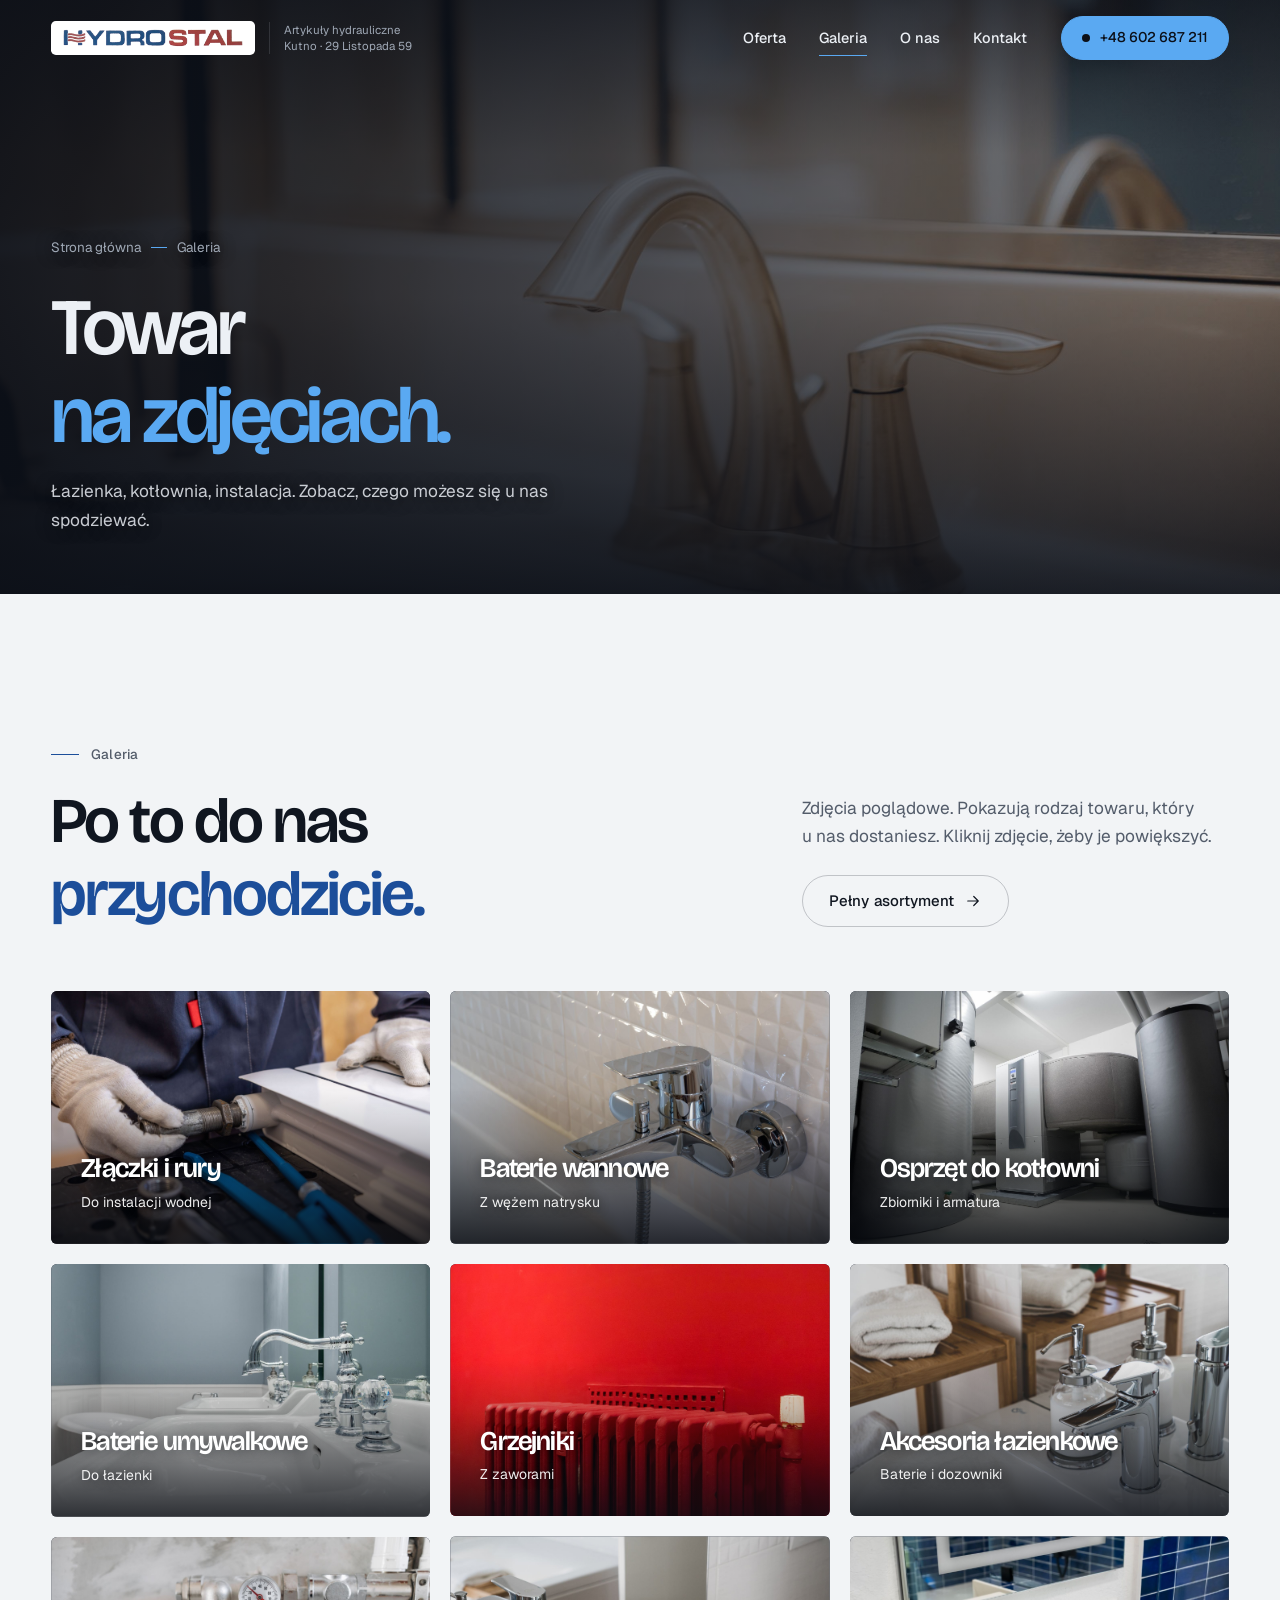
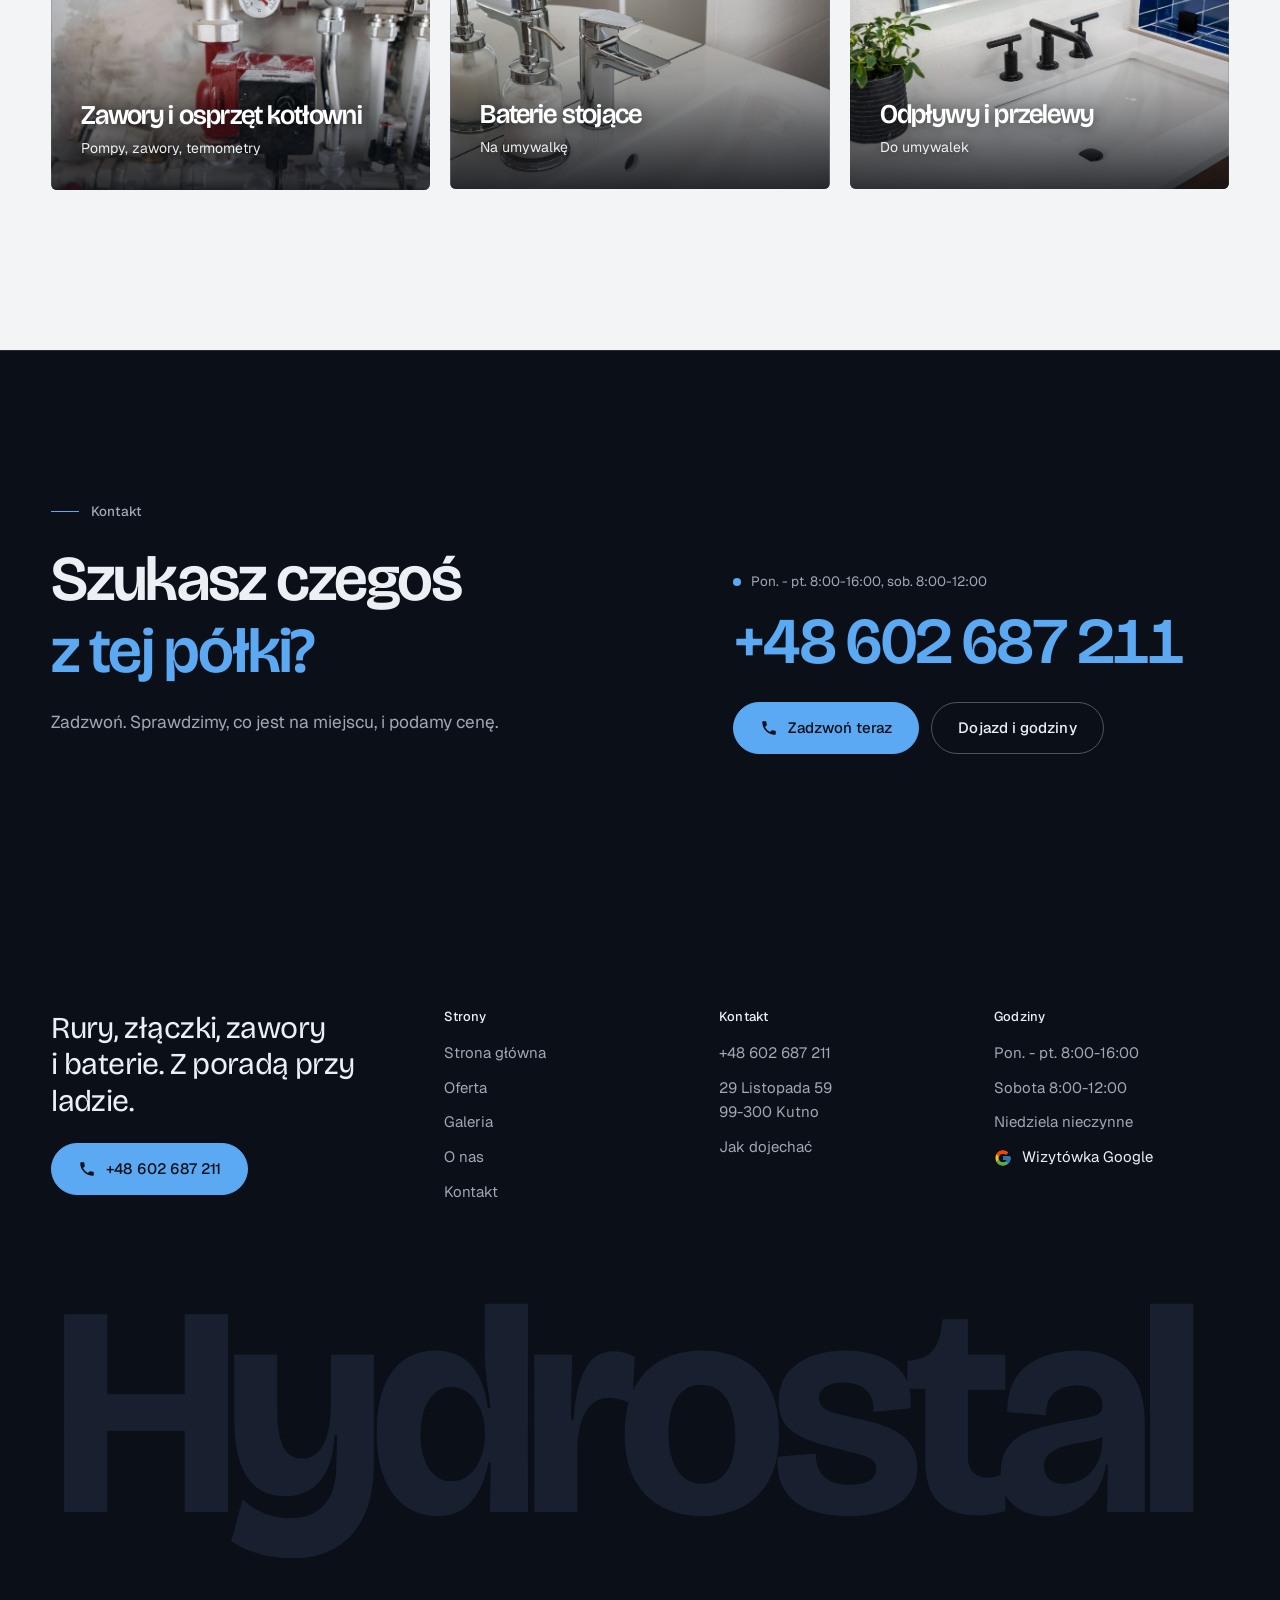
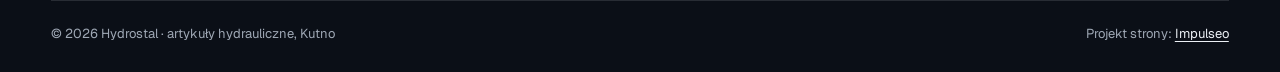
<file: realizacje.html>
<!DOCTYPE html>
<html lang="pl">
<head>
<meta charset="UTF-8">
<meta name="viewport" content="width=device-width, initial-scale=1.0">
<title>Galeria - Hydrostal Kutno | przykłady asortymentu</title>
<meta name="description" content="Przykłady towaru ze sklepu Hydrostal w Kutnie: złączki i rury, zawory i osprzęt kotłowni, grzejniki, baterie umywalkowe i wannowe.">
<link rel="canonical" href="https://impulseo-pl.github.io/hydrostal/realizacje.html">
<meta name="robots" content="noindex, nofollow">
<meta name="theme-color" content="#0B0F17">
<meta property="og:type" content="website">
<meta property="og:locale" content="pl_PL">
<meta property="og:site_name" content="Hydrostal">
<meta property="og:title" content="Galeria - Hydrostal Kutno | przykłady asortymentu">
<meta property="og:description" content="Przykłady towaru ze sklepu Hydrostal w Kutnie: złączki i rury, zawory i osprzęt kotłowni, grzejniki, baterie umywalkowe i wannowe.">
<meta property="og:url" content="https://impulseo-pl.github.io/hydrostal/realizacje.html">
<meta property="og:image" content="https://impulseo-pl.github.io/hydrostal/img/og.jpg">
<meta property="og:image:width" content="1200">
<meta property="og:image:height" content="630">
<meta name="twitter:card" content="summary_large_image">
<script>(function(){var d=document.documentElement;d.classList.add('js');try{if(!window.matchMedia('(prefers-reduced-motion: reduce)').matches)d.classList.add('anim');}catch(e){}setTimeout(function(){if(!d.classList.contains('anim-ok'))d.classList.remove('anim');},3500);})();</script>
<link rel="preload" as="image" href="img/g10.jpg" fetchpriority="high">
<link rel="preconnect" href="https://fonts.googleapis.com">
<link rel="preconnect" href="https://fonts.gstatic.com" crossorigin>
<link href="https://fonts.googleapis.com/css2?family=Bricolage+Grotesque:opsz,wght@12..96,400..700&family=Geist:wght@400..600&display=swap" rel="stylesheet">
<link rel="stylesheet" href="assets/styles.css?v=20261110a">
<script src="assets/lenis.min.js?v=1.1.20" defer></script>
<script src="assets/main.js?v=20261110a" defer></script>
</head>
<body>
<a class="skip" href="#tresc">Przejdź do treści</a>
<header class="site-head">
<div class="head-in">
  <a class="brand" href="index.html" aria-label="Hydrostal - strona główna">
    <span class="znak"><span class="wm"><img class="logo-img" src="img/logo.png" alt="Hydrostal" width="640" height="66" decoding="async" fetchpriority="high"></span></span>
    <span class="brand-sub">Artykuły hydrauliczne<br>Kutno · 29 Listopada 59</span>
  </a>
  <nav class="nav-links" aria-label="Menu główne">
    <a class="nl" href="oferta.html">Oferta</a><a class="nl" href="realizacje.html" aria-current="page">Galeria</a><a class="nl" href="o-nas.html">O&nbsp;nas</a><a class="nl" href="kontakt.html">Kontakt</a>
    <a class="btn btn-accent nav-cta" href="tel:+48602687211"><span class="live" aria-hidden="true"></span>+48 602 687 211</a>
  </nav>
  <button class="burger" type="button" aria-label="Otwórz menu" aria-expanded="false" aria-controls="mnav"><span></span><span></span></button>
</div>
</header>
<div class="mnav" id="mnav">
  <div class="mnav-in">
    <a class="ml" href="index.html">Strona główna</a><a class="ml" href="oferta.html">Oferta</a><a class="ml" href="realizacje.html" aria-current="page">Galeria</a><a class="ml" href="o-nas.html">O&nbsp;nas</a><a class="ml" href="kontakt.html">Kontakt</a>
    <div class="mnav-foot">
      <span>Pon. - pt. 8:00-16:00, sob. 8:00-12:00</span>
      <a class="btn btn-accent" href="tel:+48602687211"><svg class="ico" width="16" height="16" viewBox="0 0 24 24" fill="none" aria-hidden="true"><path d="M6.6 10.8a15.5 15.5 0 0 0 6.6 6.6l2.2-2.2a1 1 0 0 1 1-.24 11.4 11.4 0 0 0 3.6.58 1 1 0 0 1 1 1V20a1 1 0 0 1-1 1A17 17 0 0 1 3 4a1 1 0 0 1 1-1h3.5a1 1 0 0 1 1 1c0 1.25.2 2.46.58 3.6a1 1 0 0 1-.25 1l-2.23 2.2Z" fill="currentColor"/></svg>+48 602 687 211</a>
    </div>
  </div>
</div>
<main id="tresc">

<section class="pagehead">
  <div class="pagehead-media"><img src="img/g10.jpg" alt="Bateria umywalkowa w ciepłym, satynowym wykończeniu" width="1880" height="1253" decoding="async" fetchpriority="high"></div>
  <div class="ph-in">
    <p class="crumb up" style="--d:0"><a href="index.html">Strona główna</a><span class="sl" aria-hidden="true"></span>Galeria</p>
    <h1><span class="ln"><span class="ln-i" style="--k:0">Towar</span></span><span class="ln"><span class="ln-i" style="--k:1"><em>na zdjęciach.</em></span></span></h1>
    <p class="ph-lead up" style="--d:300">Łazienka, kotłownia, instalacja. Zobacz, czego możesz się u&nbsp;nas spodziewać.</p>
  </div>
</section>

<section class="sec">
  <div class="wrap">
    <div class="sec-head">
      <div>
        <p class="eyebrow rv">Galeria</p>
        <h2 class="h2 rv rv-h"><span class="ln"><span class="ln-i" style="--k:0">Po to do nas</span></span><span class="ln"><span class="ln-i" style="--k:1"><em>przychodzicie.</em></span></span></h2>
      </div>
      <div class="side rv" style="--d:120">
        <p class="lead">Zdjęcia poglądowe. Pokazują rodzaj towaru, który u&nbsp;nas dostaniesz. Kliknij zdjęcie, żeby je powiększyć.</p>
        <a class="btn btn-ghost" href="oferta.html">Pełny asortyment<svg class="ico arr" width="18" height="18" viewBox="0 0 24 24" fill="none" stroke="currentColor" stroke-width="1.6" stroke-linecap="round" stroke-linejoin="round" aria-hidden="true"><path d="M5 12h14M13 6l6 6-6 6"/></svg></a>
      </div>
    </div>
    <div class="masonry">
      <a class="tile rv-img rv" style="--d:0" href="img/g1.jpg" data-lb="Złączki i rury - Do instalacji wodnej">
        <img src="img/g1.jpg" alt="Złączki i rury - zdjęcie poglądowe" width="1880" height="1253" decoding="async">
        <span class="tile-cap"><h3>Złączki i&nbsp;rury</h3><span>Do instalacji wodnej</span></span>
      </a><a class="tile rv-img rv" style="--d:110" href="img/g4.jpg" data-lb="Baterie umywalkowe - Do łazienki">
        <img src="img/g4.jpg" alt="Baterie umywalkowe - zdjęcie poglądowe" width="1880" height="1255" decoding="async">
        <span class="tile-cap"><h3>Baterie umywalkowe</h3><span>Do łazienki</span></span>
      </a><a class="tile rv-img rv" style="--d:220" href="img/g2.jpg" data-lb="Zawory i osprzęt kotłowni - Pompy, zawory, termometry">
        <img src="img/g2.jpg" alt="Zawory i osprzęt kotłowni - zdjęcie poglądowe" width="1880" height="1255" decoding="async">
        <span class="tile-cap"><h3>Zawory i&nbsp;osprzęt kotłowni</h3><span>Pompy, zawory, termometry</span></span>
      </a><a class="tile rv-img rv" style="--d:0" href="img/g5.jpg" data-lb="Baterie wannowe - Z wężem natrysku">
        <img src="img/g5.jpg" alt="Baterie wannowe - zdjęcie poglądowe" width="1880" height="1253" decoding="async">
        <span class="tile-cap"><h3>Baterie wannowe</h3><span>Z&nbsp;wężem natrysku</span></span>
      </a><a class="tile rv-img rv" style="--d:110" href="img/g3.jpg" data-lb="Grzejniki - Z zaworami">
        <img src="img/g3.jpg" alt="Grzejniki - zdjęcie poglądowe" width="1880" height="1253" decoding="async">
        <span class="tile-cap"><h3>Grzejniki</h3><span>Z&nbsp;zaworami</span></span>
      </a><a class="tile rv-img rv" style="--d:220" href="img/g7.jpg" data-lb="Baterie stojące - Na umywalkę">
        <img src="img/g7.jpg" alt="Baterie stojące - zdjęcie poglądowe" width="1880" height="1253" decoding="async">
        <span class="tile-cap"><h3>Baterie stojące</h3><span>Na umywalkę</span></span>
      </a><a class="tile rv-img rv" style="--d:0" href="img/kotlownia.jpg" data-lb="Osprzęt do kotłowni - Zbiorniki i armatura">
        <img src="img/kotlownia.jpg" alt="Osprzęt do kotłowni - zdjęcie poglądowe" width="1880" height="1253" loading="lazy" decoding="async">
        <span class="tile-cap"><h3>Osprzęt do kotłowni</h3><span>Zbiorniki i&nbsp;armatura</span></span>
      </a><a class="tile rv-img rv" style="--d:110" href="img/g9.jpg" data-lb="Akcesoria łazienkowe - Baterie i dozowniki">
        <img src="img/g9.jpg" alt="Akcesoria łazienkowe - zdjęcie poglądowe" width="1880" height="1253" loading="lazy" decoding="async">
        <span class="tile-cap"><h3>Akcesoria łazienkowe</h3><span>Baterie i&nbsp;dozowniki</span></span>
      </a><a class="tile rv-img rv" style="--d:220" href="img/umywalka.jpg" data-lb="Odpływy i przelewy - Do umywalek">
        <img src="img/umywalka.jpg" alt="Odpływy i przelewy - zdjęcie poglądowe" width="1600" height="1066" loading="lazy" decoding="async">
        <span class="tile-cap"><h3>Odpływy i&nbsp;przelewy</h3><span>Do umywalek</span></span>
      </a>
    </div>
  </div>
</section>
<section class="cta-band dark">
  <div class="wrap cta-grid">
    <div>
      <p class="eyebrow rv">Kontakt</p>
      <h2 class="h2 rv rv-h"><span class="ln"><span class="ln-i" style="--k:0">Szukasz czegoś</span></span><span class="ln"><span class="ln-i" style="--k:1"><em>z&nbsp;tej półki?</em></span></span></h2>
      <p class="lead rv" style="--d:120">Zadzwoń. Sprawdzimy, co jest na miejscu, i&nbsp;podamy cenę.</p>
    </div>
    <div class="cta-side rv" style="--d:180">
      <span class="lbl"><span class="live" aria-hidden="true"></span>Pon. - pt. 8:00-16:00, sob. 8:00-12:00</span>
      <a class="cta-phone" href="tel:+48602687211">+48 602 687 211</a>
      <div class="cta-row">
        <a class="btn btn-accent" href="tel:+48602687211"><svg class="ico" width="16" height="16" viewBox="0 0 24 24" fill="none" aria-hidden="true"><path d="M6.6 10.8a15.5 15.5 0 0 0 6.6 6.6l2.2-2.2a1 1 0 0 1 1-.24 11.4 11.4 0 0 0 3.6.58 1 1 0 0 1 1 1V20a1 1 0 0 1-1 1A17 17 0 0 1 3 4a1 1 0 0 1 1-1h3.5a1 1 0 0 1 1 1c0 1.25.2 2.46.58 3.6a1 1 0 0 1-.25 1l-2.23 2.2Z" fill="currentColor"/></svg>Zadzwoń teraz</a>
        <a class="btn btn-ghost" href="kontakt.html">Dojazd i&nbsp;godziny</a>
      </div>
    </div>
  </div>
</section>
</main>
<footer class="site-foot">
  <div class="wrap">
    <div class="foot-top">
      <div>
        <p class="foot-claim">Rury, złączki, zawory i&nbsp;baterie. Z&nbsp;poradą przy ladzie.</p>
        <a class="btn btn-accent" href="tel:+48602687211"><svg class="ico" width="16" height="16" viewBox="0 0 24 24" fill="none" aria-hidden="true"><path d="M6.6 10.8a15.5 15.5 0 0 0 6.6 6.6l2.2-2.2a1 1 0 0 1 1-.24 11.4 11.4 0 0 0 3.6.58 1 1 0 0 1 1 1V20a1 1 0 0 1-1 1A17 17 0 0 1 3 4a1 1 0 0 1 1-1h3.5a1 1 0 0 1 1 1c0 1.25.2 2.46.58 3.6a1 1 0 0 1-.25 1l-2.23 2.2Z" fill="currentColor"/></svg>+48 602 687 211</a>
      </div>
      <div>
        <h4>Strony</h4>
        <ul><li><a href="index.html">Strona główna</a></li><li><a href="oferta.html">Oferta</a></li><li><a href="realizacje.html">Galeria</a></li><li><a href="o-nas.html">O&nbsp;nas</a></li><li><a href="kontakt.html">Kontakt</a></li></ul>
      </div>
      <div>
        <h4>Kontakt</h4>
        <ul>
          <li><a href="tel:+48602687211">+48 602 687 211</a></li>
          <li>29 Listopada 59<br>99-300 Kutno</li>
          <li><a href="https://maps.google.com/?cid=10590131412792620873" target="_blank" rel="noopener">Jak dojechać</a></li>
        </ul>
      </div>
      <div>
        <h4>Godziny</h4>
        <ul>
          <li>Pon. - pt. 8:00-16:00</li>
          <li>Sobota 8:00-12:00</li>
          <li>Niedziela nieczynne</li>
          <li><a class="soc" href="https://maps.google.com/?cid=10590131412792620873" target="_blank" rel="noopener" aria-label="Wizytówka Hydrostal w Google"><svg class="g-logo" viewBox="0 0 48 48" aria-hidden="true"><path fill="#FFC107" d="M43.6 20.5H42V20H24v8h11.3C33.7 32.7 29.2 36 24 36c-6.6 0-12-5.4-12-12s5.4-12 12-12c3.1 0 5.8 1.2 7.9 3.1l5.7-5.7C34 6.1 29.3 4 24 4 12.9 4 4 12.9 4 24s8.9 20 20 20 20-8.9 20-20c0-1.3-.1-2.4-.4-3.5z"/><path fill="#FF3D00" d="m6.3 14.7 6.6 4.8C14.7 15.1 19 12 24 12c3.1 0 5.8 1.2 7.9 3.1l5.7-5.7C34 6.1 29.3 4 24 4 16.3 4 9.7 8.3 6.3 14.7z"/><path fill="#4CAF50" d="M24 44c5.2 0 9.9-2 13.4-5.2l-6.2-5.2A11.9 11.9 0 0 1 24 36c-5.2 0-9.6-3.3-11.3-7.9l-6.5 5C9.5 39.6 16.2 44 24 44z"/><path fill="#1976D2" d="M43.6 20.5H42V20H24v8h11.3a12 12 0 0 1-4.1 5.6l6.2 5.2C37 39.2 44 34 44 24c0-1.3-.1-2.4-.4-3.5z"/></svg>Wizytówka Google</a></li>
        </ul>
      </div>
    </div>
    <div class="foot-mark" aria-hidden="true">Hydrostal</div>
    <div class="foot-bottom">
      <span>© 2026 Hydrostal · artykuły hydrauliczne, Kutno</span>
      <span>Projekt strony: <a class="foot-credit" href="https://impulseo.pl" target="_blank" rel="noopener">Impulseo</a></span>
    </div>
  </div>
</footer>
<div class="sticky-call">
  <a class="btn btn-accent" href="tel:+48602687211"><svg class="ico" width="16" height="16" viewBox="0 0 24 24" fill="none" aria-hidden="true"><path d="M6.6 10.8a15.5 15.5 0 0 0 6.6 6.6l2.2-2.2a1 1 0 0 1 1-.24 11.4 11.4 0 0 0 3.6.58 1 1 0 0 1 1 1V20a1 1 0 0 1-1 1A17 17 0 0 1 3 4a1 1 0 0 1 1-1h3.5a1 1 0 0 1 1 1c0 1.25.2 2.46.58 3.6a1 1 0 0 1-.25 1l-2.23 2.2Z" fill="currentColor"/></svg>Zadzwoń</a>
  <a class="btn btn-ghost" href="kontakt.html">Dojazd i&nbsp;godziny</a>
</div>
<div class="demo-wazne" data-do="2026-11-04" data-cykl="3" hidden><svg class="dw-ico" width="13" height="13" viewBox="0 0 24 24" fill="none" aria-hidden="true"><circle cx="12" cy="12" r="8.6" stroke="currentColor" stroke-width="1.8"/><path d="M12 7.2V12l3.3 2" stroke="currentColor" stroke-width="1.8" stroke-linecap="round"/></svg><span class="dw-txt"></span></div>
</body>
</html>
</file>
<file: assets/styles.css>
/* Hydrostal - artykuły hydrauliczne, Kutno. Projekt strony: Impulseo, 11.2026.
   Paleta: granat + błękit z szyldu. Krój: Bricolage Grotesque + Geist. */
:root{
  --ink:#0B0F17;--ink-2:#111723;--ink-3:#182030;--ink-line:rgba(232,238,246,.13);
  --paper:#F2F4F6;--paper-2:#E6EAEE;--line:rgba(14,20,32,.12);
  --text:#101620;--muted:#535C6A;
  --on-dark:#ECF0F5;--on-dark-2:#9FA8B5;
  --accent:#5AA9F2;--accent-d:#1C4E9A;--accent-soft:rgba(90,169,242,.16);
  --paper-3:#FFFFFF;
  --f-display:"Bricolage Grotesque","Geist",system-ui,sans-serif;
  --f-body:"Geist",system-ui,-apple-system,"Segoe UI",sans-serif;
  --expo:cubic-bezier(.16,1,.3,1);--ease:cubic-bezier(.16,.84,.44,1);--in:cubic-bezier(.7,0,.84,0);
  --wrap:min(1320px, 100% - clamp(40px, 8vw, 128px));
  --nav-h:76px;
  --img-zoom:1.05;--img-dur:1.4s;--img-rest:brightness(1);--img-hot:brightness(1.08);
}
*,*::before,*::after{box-sizing:border-box}
html{-webkit-text-size-adjust:100%;background:var(--ink)}
html.lenis,html.lenis body{height:auto}
.lenis.lenis-smooth [data-lenis-prevent]{overscroll-behavior:contain}
.lenis.lenis-stopped{overflow:clip}
.lenis.lenis-smooth iframe{pointer-events:none}
body{margin:0;font-family:var(--f-body);font-size:17px;line-height:1.65;color:var(--text);background:var(--paper);-webkit-font-smoothing:antialiased;-moz-osx-font-smoothing:grayscale;overflow-x:clip}
img{display:block;max-width:100%;height:auto}
a{color:inherit;text-decoration:none}
p{margin:0 0 1em;max-width:62ch}
ul,ol{margin:0}
h1,h2,h3{font-family:var(--f-display);font-weight:600;letter-spacing:-.03em;margin:0;font-variation-settings:"opsz" 96;text-wrap:balance}
h2 em,h1 em{font-style:normal;color:var(--accent-d)}
.dark h1 em,.dark h2 em,.hero h1 em,.pagehead h1 em,.stopklatka h2 em{color:var(--accent)}
::selection{background:var(--accent);color:var(--ink)}
:focus-visible{outline:2px solid var(--accent);outline-offset:3px}
.skip{position:absolute;left:12px;top:-60px;z-index:300;background:var(--accent);color:var(--ink);padding:10px 16px;border-radius:8px;font-weight:500}
.skip:focus{top:12px}
.wrap{width:var(--wrap);margin-inline:auto}
.sec{padding:clamp(88px, 11vw, 168px) 0}
.dark{background:var(--ink);color:var(--on-dark)}
.dark-2{background:var(--ink-2);color:var(--on-dark)}
.paper-2{background:var(--paper-2)}
.nw{white-space:nowrap}
.ico{width:18px;height:18px;flex:none}

/* ---------- nagłówki sekcji ---------- */
.eyebrow{display:inline-flex;align-items:center;gap:12px;font-size:13.5px;font-weight:500;letter-spacing:.01em;color:var(--muted);margin:0 0 24px}
.eyebrow::before{content:"";width:28px;height:1px;background:var(--accent-d)}
.dark .eyebrow,.dark-2 .eyebrow,.stopklatka .eyebrow{color:var(--on-dark-2)}
.dark .eyebrow::before,.dark-2 .eyebrow::before,.stopklatka .eyebrow::before{background:var(--accent)}
.h2{font-size:clamp(2.3rem, 1.1rem + 3.6vw, 4.4rem);line-height:1.02}
.ln{display:block;overflow:hidden;padding:.12em 0 .14em;margin:-.12em 0 -.14em}
.ln-i{display:block}
.lead{font-size:1.08rem;color:var(--muted);max-width:52ch}
.dark .lead,.dark-2 .lead{color:var(--on-dark-2)}
.sec-head{display:grid;grid-template-columns:minmax(0,1.25fr) minmax(0,.75fr);gap:40px;align-items:end;margin-bottom:clamp(44px, 5vw, 72px)}
.sec-head .lead{margin:0}
.sec-head .side{display:flex;flex-direction:column;gap:24px;align-items:flex-start}

/* ---------- przyciski (klocki: jedna reakcja na kursor dla wszystkich) ---------- */
.btn{position:relative;isolation:isolate;overflow:hidden;display:inline-flex;align-items:center;justify-content:center;gap:10px;min-height:52px;padding:0 26px;border-radius:999px;border:1px solid transparent;font:500 15px/1.1 var(--f-body);letter-spacing:.005em;cursor:pointer;white-space:nowrap;transition:background-color .72s var(--ease),color .72s var(--ease),border-color .72s var(--ease),box-shadow .72s var(--ease)}
.btn::after,.card::after,.faq-item::after,.op-google::after{content:"";position:absolute;inset:0;z-index:-1;pointer-events:none;background:linear-gradient(105deg,transparent 30%,rgba(255,255,255,.26) 50%,transparent 70%);transform:translateX(-120%);transition:transform .72s var(--ease)}
.btn-accent{background:var(--accent);color:var(--ink);border-color:var(--accent)}
.btn-ghost{background:transparent;color:var(--text);border-color:rgba(16,22,32,.22)}
.dark .btn-ghost,.dark-2 .btn-ghost,.hero .btn-ghost,.stopklatka .btn-ghost,.pagehead .btn-ghost,.site-foot .btn-ghost{color:var(--on-dark);border-color:rgba(236,240,245,.3)}
.btn .arr{transition:transform .72s var(--ease)}
@media (hover:hover){
  .btn:hover,.card:hover,.faq-item:hover,.op-google:hover{background-color:var(--accent-d);color:#fff;border-color:var(--accent-d);box-shadow:0 0 0 4px rgba(90,169,242,.2)}
  .btn:hover::after,.card:hover::after,.faq-item:hover::after,.op-google:hover::after{transform:translateX(120%)}
}

/* ---------- pasek nawigacji ---------- */
.site-head{position:fixed;left:0;right:0;top:0;z-index:100;height:var(--nav-h);color:var(--on-dark);transition:transform .6s var(--expo)}
.site-head::before{content:"";position:absolute;inset:0;z-index:-1;background-color:rgba(11,15,23,0);border-bottom:1px solid transparent;transition:background-color .5s var(--ease),border-color .5s var(--ease)}
.site-head.is-scrolled::before{background-color:rgba(11,15,23,.86);border-bottom-color:var(--ink-line);-webkit-backdrop-filter:blur(14px) saturate(140%);backdrop-filter:blur(14px) saturate(140%)}
.site-head.is-hidden{transform:translateY(-100%)}
.head-in{width:var(--wrap);height:100%;margin-inline:auto;display:flex;align-items:center;justify-content:space-between;gap:24px}
.brand{display:flex;align-items:center;gap:14px;flex:none}
.znak{display:block;width:83px;height:24px}
.wm{display:block;width:100%;height:100%;overflow:visible}
.wm path{fill:currentColor}
.brand-sub{font-size:11.5px;line-height:1.35;color:var(--on-dark-2);padding-left:14px;border-left:1px solid var(--ink-line)}
.nav-links{display:flex;align-items:center;gap:clamp(20px, 2.6vw, 38px)}
.nl{position:relative;font-size:14.5px;font-weight:500;padding:8px 0;color:var(--on-dark)}
.nl::after{content:"";position:absolute;left:0;right:0;bottom:2px;height:1px;background:var(--accent);transform:scaleX(0);transform-origin:right;transition:transform .55s var(--ease)}
.nl:hover::after,.nl[aria-current="page"]::after{transform:scaleX(1);transform-origin:left}
.nav-cta{min-height:44px;padding:0 20px;font-size:14px}
.live{width:8px;height:8px;border-radius:50%;background:var(--accent);flex:none;animation:live 2.4s var(--ease) infinite}
.btn-accent .live{background:var(--ink)}
@keyframes live{0%{box-shadow:0 0 0 0 rgba(90,169,242,.55)}70%{box-shadow:0 0 0 10px rgba(90,169,242,0)}100%{box-shadow:0 0 0 0 rgba(90,169,242,0)}}
.burger{display:none;width:48px;height:48px;border-radius:50%;border:1px solid var(--ink-line);background:transparent;color:var(--on-dark);cursor:pointer;position:relative}
.burger span{position:absolute;left:15px;right:15px;height:1.5px;background:currentColor;transition:transform .5s var(--expo),top .5s var(--expo)}
.burger span:nth-child(1){top:19px}
.burger span:nth-child(2){top:27px}
.menu-open .burger span:nth-child(1){top:23px;transform:rotate(45deg)}
.menu-open .burger span:nth-child(2){top:23px;transform:rotate(-45deg)}
.mnav{position:fixed;inset:0;z-index:99;background:var(--ink);color:var(--on-dark);padding:calc(var(--nav-h) + 32px) 0 32px;display:flex;flex-direction:column;visibility:hidden;clip-path:inset(0 0 100% 0);transition:clip-path .7s var(--expo),visibility 0s .7s}
.menu-open .mnav{visibility:visible;clip-path:inset(0 0 0 0);transition:clip-path .7s var(--expo)}
.mnav-in{width:var(--wrap);margin-inline:auto;display:flex;flex-direction:column;height:100%}
.mnav a.ml{display:block;font-family:var(--f-display);font-size:clamp(2.2rem, 1.2rem + 5vw, 3.2rem);font-weight:600;letter-spacing:-.03em;line-height:1.2;padding:6px 0;border-bottom:1px solid var(--ink-line);transform:translateY(24px);opacity:0;transition:transform .7s var(--expo),opacity .7s var(--expo)}
.menu-open .mnav a.ml{transform:none;opacity:1}
.menu-open .mnav a.ml:nth-child(2){transition-delay:.05s}
.menu-open .mnav a.ml:nth-child(3){transition-delay:.1s}
.menu-open .mnav a.ml:nth-child(4){transition-delay:.15s}
.menu-open .mnav a.ml:nth-child(5){transition-delay:.2s}
.mnav a.ml[aria-current="page"]{color:var(--accent)}
.mnav-foot{margin-top:auto;padding-top:28px;display:flex;flex-direction:column;gap:14px;color:var(--on-dark-2);font-size:14px}
.mnav-foot .btn{align-self:flex-start}

/* ---------- ekran wejścia: szyld Hydrostal odsłaniany na środku ---------- */
.intro{display:none}
.intro-on body{overflow:hidden}
.intro-on .intro{display:block;position:fixed;inset:0;z-index:1;background:var(--ink);transform:translateY(0);transition:transform .74s cubic-bezier(.66,0,.24,1)}
.intro-on .intro::before{content:"";position:absolute;inset:0;background:radial-gradient(60% 50% at 50% 50%,rgba(90,169,242,.08),transparent 70%);opacity:0;transition:opacity .9s var(--ease)}
.intro-on.intro-gra .intro::before{opacity:1}
.intro-on .intro::after{content:"";position:absolute;left:0;right:0;bottom:-1px;height:2px;background:linear-gradient(90deg,transparent,var(--accent) 20%,#BFE0FF 50%,var(--accent) 80%,transparent);box-shadow:0 0 22px 2px rgba(90,169,242,.55)}
.intro-on.intro-out .intro{transform:translateY(-101%)}
.intro-line{position:absolute;left:50%;top:50%;width:var(--i-w,320px);height:1px;margin-top:calc(var(--i-h,90px) * .5 + 26px);transform:translateX(-50%);overflow:hidden}
.intro-line i{position:absolute;inset:0;background:linear-gradient(90deg,rgba(90,169,242,0),var(--accent) 30%,#BFE0FF 70%,rgba(90,169,242,0));transform:scaleX(0);transform-origin:left}
.intro-on.intro-gra .intro-line i{transform:scaleX(1);transition:transform .62s var(--expo) .42s}
.intro-meta{position:absolute;left:50%;top:50%;margin-top:calc(var(--i-h,90px) * .5 + 44px);transform:translateX(-50%);font-size:12px;letter-spacing:.14em;color:var(--on-dark-2);white-space:nowrap;opacity:0}
.intro-on.intro-gra .intro-meta{opacity:1;transition:opacity .5s var(--ease) .7s}
.intro-on .znak{width:var(--i-baza-w,83px);height:var(--i-baza-h,24px)}
.intro-on .znak .wm{position:fixed;left:50%;top:50%;z-index:3;width:var(--i-w);height:var(--i-h);max-width:none;transform:translate(-50%,-50%) scale(1.04);transition:transform .9s var(--expo)}
.intro-on.intro-gra .znak .wm{transform:translate(-50%,-50%) scale(1)}
.intro-on.intro-out .znak .wm{transform:translate(calc(-50% + var(--i-px)),calc(-50% + var(--i-py))) scale(var(--i-zmniejsz));transition:transform .8s cubic-bezier(.16,.84,.44,1)}
.intro-on .znak .wm path{fill:var(--on-dark);fill-opacity:0;stroke:var(--accent);stroke-width:1.4px;vector-effect:non-scaling-stroke;stroke-dasharray:1;stroke-dashoffset:1;stroke-linejoin:round}
.intro-on.intro-gra .znak .wm path{animation:wm-rysuj .7s cubic-bezier(.65,0,.35,1) forwards,wm-zapal .62s linear forwards;animation-delay:calc(var(--i) * 70ms),calc(.42s + var(--i) * 45ms)}
.intro-on .znak.mierze .wm{position:static;width:100%;height:100%;transform:none;transition:none}
@keyframes wm-rysuj{to{stroke-dashoffset:0}}
@keyframes wm-zapal{0%{fill-opacity:0}18%{fill-opacity:.9}26%{fill-opacity:.15}40%{fill-opacity:1}52%{fill-opacity:.55}64%{fill-opacity:1;stroke-opacity:1}100%{fill-opacity:1;stroke-opacity:0}}

/* ---------- odsłanianie przy przewijaniu ---------- */
.anim .rv{opacity:0;transform:translateY(32px)}
.anim .rv:not(.rv-done){transition:opacity 1s var(--expo),transform 1.1s var(--expo);transition-delay:calc(var(--d, 0) * 1ms)}
.anim .rv.is-in{opacity:1;transform:none}
.anim .rv-h{opacity:1;transform:none}
.anim .rv-h .ln-i{transform:translateY(108%);transition:transform 1.15s var(--expo);transition-delay:calc(var(--k, 0) * 95ms + var(--d, 0) * 1ms)}
.anim .rv-h.is-in .ln-i{transform:none}
.anim .rv-img{opacity:1;transform:none;clip-path:inset(0 0 100% 0)}
.anim .rv-img:not(.rv-done){transition:clip-path 1.3s var(--expo);transition-delay:calc(var(--d, 0) * 1ms)}
.anim .rv-img img{scale:1.14;transition:transform var(--img-dur) var(--ease),filter var(--img-dur) var(--ease),scale 1.7s var(--expo)}
.anim .rv-img.is-in{clip-path:inset(0 0 0 0)}
.anim .rv-img.is-in img{scale:1}

/* ---------- hero ---------- */
.hero{position:relative;display:flex;align-items:flex-end;min-height:100vh;min-height:100svh;color:var(--on-dark);background:var(--ink);overflow:hidden}
.hero-media{position:absolute;inset:0}
.hero-media img{width:100%;height:100%;object-fit:cover;object-position:60% 50%}
.hero-media::after{content:"";position:absolute;inset:0;background:linear-gradient(90deg,rgba(11,15,23,.94) 0%,rgba(11,15,23,.82) 32%,rgba(11,15,23,.34) 64%,rgba(11,15,23,.12) 100%),linear-gradient(0deg,rgba(11,15,23,.9) 0%,rgba(11,15,23,0) 42%),linear-gradient(180deg,rgba(11,15,23,.6) 0%,rgba(11,15,23,0) 24%)}
.hero-in{position:relative;width:var(--wrap);margin-inline:auto;padding:calc(var(--nav-h) + 36px) 0 clamp(24px, 4svh, 44px)}
.hero-tag{display:inline-flex;align-items:center;gap:12px;font-size:13.5px;color:var(--on-dark);padding:8px 16px 8px 14px;border:1px solid var(--ink-line);border-radius:999px;background:rgba(11,15,23,.35);margin-bottom:clamp(20px, 3.4svh, 34px)}
.hero-tag .sep{width:1px;height:12px;background:var(--ink-line)}
.hero-tag .muted{color:var(--on-dark-2)}
.hero h1{font-size:clamp(2.8rem, min(1.1rem + 5.6vw, 10.8svh), 6.7rem);line-height:.95;letter-spacing:-.045em;font-weight:600;max-width:13ch}
.hero-lead{font-size:clamp(1rem, .9rem + .4vw, 1.16rem);color:rgba(236,240,245,.84);max-width:50ch;margin:clamp(18px, 3svh, 30px) 0 clamp(22px, 3.6svh, 36px)}
.hero-ctas{display:flex;flex-wrap:wrap;gap:12px}
.hero-foot{display:flex;align-items:center;justify-content:space-between;gap:24px;margin-top:clamp(24px, 5svh, 56px);padding-top:20px;border-top:1px solid var(--ink-line);font-size:13.5px;color:var(--on-dark-2)}
.hero-foot .rate{display:flex;align-items:center;gap:12px}
.hero-foot .rate b{color:var(--on-dark);font-weight:600}
.g-logo{width:18px;height:18px;flex:none}
.stars{display:inline-flex;gap:2px;color:var(--accent)}
.stars svg{width:14px;height:14px}
.cue{display:flex;align-items:center;gap:14px;color:var(--on-dark-2)}
.cue-line{position:relative;width:1px;height:38px;background:var(--ink-line);overflow:hidden}
.cue-line i{position:absolute;inset:0;background:var(--accent);transform-origin:top;animation:cue 2.2s var(--ease) infinite}
@keyframes cue{0%{transform:scaleY(0);transform-origin:top}45%{transform:scaleY(1);transform-origin:top}55%{transform:scaleY(1);transform-origin:bottom}100%{transform:scaleY(0);transform-origin:bottom}}
.anim .hero .ln-i,.anim .pagehead .ln-i{transform:translateY(108%);transition:transform 1.2s var(--expo);transition-delay:calc(var(--k, 0) * 110ms)}
.anim .hero .up,.anim .pagehead .up{opacity:0;transform:translateY(22px);transition:opacity 1s var(--expo),transform 1.1s var(--expo);transition-delay:calc(var(--d, 0) * 1ms)}
.anim.hero-go .hero .ln-i,.anim.hero-go .pagehead .ln-i{transform:none}
.anim.hero-go .hero .up,.anim.hero-go .pagehead .up{opacity:1;transform:none}

/* ---------- pasek haseł ---------- */
.strip{background:var(--ink-2);color:var(--on-dark);border-top:1px solid var(--ink-line)}
.strip-in{width:min(96%, 1440px);margin-inline:auto;display:grid;grid-template-columns:repeat(5, minmax(0, 1fr))}
.strip-it{position:relative;text-align:center;padding:30px 14px}
.strip-it+.strip-it::before{content:"";position:absolute;left:0;top:30%;bottom:30%;width:1px;background:var(--accent);opacity:.75}
.strip .k{font-family:var(--f-display);font-size:1.2rem;font-weight:600;letter-spacing:-.015em;line-height:1.25}
.strip .v{font-size:13px;color:var(--on-dark-2);margin-top:4px}

/* ---------- kafle ze zdjęciem ---------- */
.tile{position:relative;display:block;overflow:hidden;border-radius:6px;background:var(--ink-3);color:#fff}
.tile img{width:100%;height:100%;object-fit:cover;filter:var(--img-rest);transition:transform var(--img-dur) var(--ease),filter var(--img-dur) var(--ease),scale 1.7s var(--expo)}
.tile::after{content:"";position:absolute;inset:0;background:linear-gradient(0deg,rgba(8,11,17,.82) 0%,rgba(8,11,17,.2) 42%,rgba(8,11,17,0) 62%);pointer-events:none}
.tile-cap{position:absolute;left:0;right:0;bottom:0;z-index:2;padding:clamp(20px, 2.4vw, 30px)}
.tile-cap h3{font-size:clamp(1.3rem, 1rem + .9vw, 1.7rem);color:#fff;line-height:1.15}
.tile-cap span{display:block;margin-top:6px;font-size:14px;color:rgba(255,255,255,.8)}
.tile .go{position:absolute;top:18px;right:18px;z-index:2;width:44px;height:44px;border-radius:50%;border:1px solid rgba(255,255,255,.4);display:grid;place-items:center;color:#fff;background:rgba(11,15,23,.25);transition:background-color .72s var(--ease),border-color .72s var(--ease),color .72s var(--ease)}
@media (hover:hover){
  .tile:hover img{transform:scale(var(--img-zoom));filter:var(--img-hot)}
  .tile:hover .go{background:var(--accent);border-color:var(--accent);color:var(--ink)}
}
.tiles-3{display:grid;grid-template-columns:repeat(3, minmax(0, 1fr));gap:20px;align-items:start}
.tiles-3 .tile{aspect-ratio:3/4}
.tiles-3 .tile:nth-child(2){margin-top:72px}

/* ---------- o mnie (strona główna) ---------- */
.about{display:grid;grid-template-columns:minmax(0, 1fr) minmax(0, 1fr);gap:clamp(40px, 7vw, 120px);align-items:center}
.fig{position:relative;margin:0;overflow:hidden;border-radius:6px;background:var(--ink-3)}
.fig img{width:100%;height:100%;object-fit:cover}
.about .fig{aspect-ratio:4/5}
.about .fig img{object-position:35% 40%}
.fig-tag{position:absolute;left:16px;bottom:16px;z-index:2;background:rgba(11,15,23,.74);color:#fff;font-size:12.5px;padding:8px 14px;border-radius:999px}
.stats{display:grid;grid-template-columns:repeat(3, minmax(0, 1fr));gap:24px;margin:36px 0 40px;padding-top:30px;border-top:1px solid var(--line)}
.stat b{display:block;font-family:var(--f-display);font-size:clamp(2.4rem, 1.6rem + 2.2vw, 3.6rem);font-weight:600;letter-spacing:-.045em;line-height:1;font-variant-numeric:tabular-nums}
.stat b small{font-size:.5em;letter-spacing:-.02em;margin-left:4px;color:var(--accent-d)}
.stat > span{display:block;margin-top:10px;font-size:13.5px;line-height:1.45;color:var(--muted)}

/* ---------- proces: linia, która się zapala ---------- */
.proces{background:var(--ink);color:var(--on-dark)}
.proc-grid{display:grid;grid-template-columns:minmax(0, .9fr) minmax(0, 1.1fr);gap:clamp(40px, 7vw, 120px)}
.proc-side{position:sticky;top:calc(var(--nav-h) + 56px);align-self:start}
.proc-count{display:flex;align-items:baseline;gap:12px;margin-top:clamp(36px, 5vw, 64px);font-family:var(--f-display)}
.proc-count b{font-size:clamp(4rem, 2.6rem + 4vw, 6.6rem);font-weight:500;line-height:.9;letter-spacing:-.06em;color:var(--accent);font-variant-numeric:tabular-nums}
.proc-count span{font-size:1.1rem;color:var(--on-dark-2)}
.proc-now{margin-top:16px;padding-top:16px;border-top:1px solid var(--ink-line);max-width:260px;font-size:15px;color:var(--on-dark)}
.proc-steps{position:relative;padding-left:64px}
.proc-ol{list-style:none;padding:0;margin:0}
.wire{position:absolute;left:11px;top:16px;bottom:56px;width:2px;background:var(--ink-line);border-radius:2px}
.wire i{position:absolute;inset:0;border-radius:2px;background:linear-gradient(180deg,var(--accent),#BFE0FF);transform-origin:top;transform:scaleY(var(--p, 0));box-shadow:0 0 16px rgba(90,169,242,.55)}
.step{position:relative;padding:6px 0 clamp(56px, 7vw, 96px)}
.step:last-child{padding-bottom:12px}
.step::before{content:"";position:absolute;left:-60px;top:12px;width:18px;height:18px;border-radius:50%;background:var(--ink);border:2px solid rgba(236,240,245,.22);transition:background-color .6s var(--ease),border-color .6s var(--ease),box-shadow .6s var(--ease)}
.step.is-live::before{background:var(--accent);border-color:var(--accent);box-shadow:0 0 0 7px rgba(90,169,242,.16)}
.step .no{font-size:13px;color:var(--on-dark-2);font-variant-numeric:tabular-nums}
.step h3{font-size:clamp(1.7rem, 1.2rem + 1.4vw, 2.4rem);margin:8px 0 14px;color:rgba(236,240,245,.55);transition:color .6s var(--ease)}
.step.is-live h3{color:var(--on-dark)}
.step p{color:var(--on-dark-2);margin:0}

/* ---------- galeria na stronie głównej ---------- */
.gal-3{display:grid;grid-template-columns:minmax(0, 1.3fr) minmax(0, 1fr);gap:20px}
.gal-3 .tile:nth-child(1),.gal-3 .tile:nth-child(3){aspect-ratio:16/10}
.gal-3 .tile:nth-child(2){grid-column:2;grid-row:1 / span 2}

/* ---------- lista usług ---------- */
.svc-list{display:grid;gap:12px}
.card{position:relative;isolation:isolate;overflow:hidden;display:grid;grid-template-columns:56px minmax(0, 1fr) minmax(0, 1.25fr) 44px;gap:28px;align-items:center;padding:26px 28px;border:1px solid var(--ink-line);border-radius:14px;color:var(--on-dark);background-color:rgba(255,255,255,0);transition:background-color .72s var(--ease),color .72s var(--ease),border-color .72s var(--ease),box-shadow .72s var(--ease)}
.card .ic{width:56px;height:56px;border-radius:50%;border:1px solid var(--ink-line);display:grid;place-items:center;color:var(--accent);transition:color .72s var(--ease),border-color .72s var(--ease)}
.card .ic svg{width:24px;height:24px}
.card h3{font-size:clamp(1.25rem, 1rem + .7vw, 1.55rem);line-height:1.2}
.card p{margin:0;color:var(--on-dark-2);font-size:15.5px;line-height:1.55;transition:color .72s var(--ease)}
.card .go{width:44px;height:44px;border-radius:50%;display:grid;place-items:center;border:1px solid var(--ink-line);transition:border-color .72s var(--ease)}
@media (hover:hover){
  .card:hover .ic{color:#fff;border-color:rgba(255,255,255,.4)}
  .card:hover p{color:rgba(255,255,255,.88)}
  .card:hover .go{border-color:rgba(255,255,255,.4)}
}

/* ---------- opinie ---------- */
.op-meta{display:flex;align-items:center;gap:18px}
.op-meta .big{font-family:var(--f-display);font-size:clamp(3.4rem, 2.4rem + 2.6vw, 4.6rem);font-weight:600;letter-spacing:-.05em;line-height:1}
.op-meta .stars svg{width:18px;height:18px}
.op-meta small{display:block;font-size:13.5px;color:var(--muted);margin-top:6px}
.op-google{position:relative;isolation:isolate;overflow:hidden;display:inline-flex;align-items:center;gap:10px;min-height:52px;padding:0 24px;border-radius:999px;border:1px solid rgba(16,22,32,.22);background-color:var(--paper-3);color:var(--text);font-size:15px;font-weight:500;transition:background-color .72s var(--ease),color .72s var(--ease),border-color .72s var(--ease),box-shadow .72s var(--ease)}
.opinie-grid{display:grid;grid-template-columns:minmax(0, 1.25fr) minmax(0, 1fr);gap:20px}
.op-card{margin:0;display:flex;flex-direction:column;justify-content:space-between;gap:28px;padding:clamp(28px, 3vw, 44px);background:var(--paper-3);border:1px solid var(--line);border-radius:14px}
.op-card blockquote{margin:0}
.op-card blockquote p{margin:0;max-width:none}
.op-card.feat{grid-row:span 2;background:var(--ink);border-color:var(--ink);color:var(--on-dark)}
.op-card.feat blockquote p{font-family:var(--f-display);font-size:clamp(1.5rem, 1.1rem + 1.2vw, 2.2rem);line-height:1.22;letter-spacing:-.02em;font-weight:500}
.op-card .q{font-family:var(--f-display);font-size:3.4rem;line-height:.6;color:var(--accent);height:24px}
.op-card figcaption{display:flex;align-items:center;gap:12px;font-size:14px;color:var(--muted)}
.op-card.feat figcaption{color:var(--on-dark-2)}
.op-card figcaption b{display:block;color:var(--text);font-weight:600;font-size:15px}
.op-card.feat figcaption b{color:var(--on-dark)}
.av{width:42px;height:42px;border-radius:50%;display:grid;place-items:center;background:var(--accent-soft);color:var(--accent-d);font-weight:600;flex:none}
.op-card.feat .av{color:var(--accent)}
.badges{display:flex;align-items:center;gap:clamp(20px, 3vw, 44px);margin-top:20px;padding:24px clamp(24px, 3vw, 40px);background:var(--ink);color:var(--on-dark);border-radius:14px}
.odz-list{list-style:none;padding:0;display:flex;align-items:center;gap:24px;flex:none}
.odz img{height:84px;width:auto}
.badges p{margin:0;color:var(--on-dark-2);font-size:15px}
.badges p b{display:block;color:var(--on-dark);font-family:var(--f-display);font-size:1.3rem;font-weight:600;letter-spacing:-.02em;margin-bottom:4px}

/* ---------- obszar działania ---------- */
.area{display:grid;grid-template-columns:minmax(0, 1fr) minmax(0, 1.15fr);gap:clamp(40px, 6vw, 100px);align-items:center}
.cities{list-style:none;padding:0;margin:32px 0 0;display:flex;flex-wrap:wrap;gap:10px}
.cities li{display:flex;align-items:center;gap:10px;padding:10px 18px;border:1px solid var(--line);border-radius:999px;font-size:15px;background:var(--paper-3)}
.cities li::before{content:"";width:7px;height:7px;border-radius:50%;background:var(--accent-d)}
.cities li.base{background:var(--ink);border-color:var(--ink);color:var(--on-dark)}
.cities li.base::before{background:var(--accent)}
.cities li.more{background:transparent;border-style:dashed;color:var(--muted)}
.map{position:relative;overflow:hidden;border-radius:14px;border:1px solid var(--line);background:var(--paper-2);aspect-ratio:4/3}
.map iframe{position:absolute;inset:0;width:100%;height:100%;border:0;filter:grayscale(1) contrast(1.06)}

/* ---------- pytania ---------- */
.faq-wrap{display:grid;grid-template-columns:minmax(0, .8fr) minmax(0, 1.2fr);gap:clamp(40px, 6vw, 100px);align-items:start}
.faq-side{position:sticky;top:calc(var(--nav-h) + 40px)}
.faq-item{position:relative;isolation:isolate;overflow:hidden;border:1px solid var(--line);border-radius:14px;background-color:var(--paper-3);color:var(--text);margin-bottom:12px;transition:background-color .72s var(--ease),color .72s var(--ease),border-color .72s var(--ease),box-shadow .72s var(--ease)}
.faq-item summary{list-style:none;cursor:pointer;position:relative;padding:24px 72px 24px 28px;font-family:var(--f-display);font-size:clamp(1.08rem, 1rem + .3vw, 1.24rem);font-weight:600;letter-spacing:-.015em;line-height:1.35}
.faq-item summary::-webkit-details-marker{display:none}
.faq-item summary::after{content:"";position:absolute;right:24px;top:50%;width:32px;height:32px;margin-top:-16px;border-radius:50%;border:1px solid currentColor;opacity:.4}
.faq-item summary i{position:absolute;right:35px;top:50%;width:10px;height:1.5px;background:currentColor;transition:transform .5s var(--expo)}
.faq-item summary i:last-child{transform:rotate(90deg)}
.faq-item[open] summary i:last-child{transform:rotate(0)}
.faq-a{padding:0 28px 26px;color:var(--muted);transition:color .72s var(--ease)}
.faq-a p{margin:0}
@media (hover:hover){.faq-item:hover .faq-a{color:rgba(255,255,255,.88)}}

/* ---------- stopklatka: okno na nieruchome zdjęcie ---------- */
.stopklatka{position:relative;clip-path:inset(0 0 0 0);min-height:620px;display:flex;align-items:center;color:var(--on-dark);background:var(--ink)}
.stk-bg{position:fixed;inset:0;z-index:0;background-size:cover;background-position:center 60%}
.stk-bg::after{content:"";position:absolute;inset:0;background:linear-gradient(90deg,rgba(11,15,23,.92) 0%,rgba(11,15,23,.74) 45%,rgba(11,15,23,.42) 100%)}
.stk-in{position:relative;z-index:1;width:var(--wrap);margin-inline:auto;padding:clamp(110px, 12vw, 180px) 0}
.stk-in .lead{color:rgba(236,240,245,.82)}
.cta-phone{position:relative;display:inline-block;margin:clamp(24px, 3vw, 36px) 0;font-family:var(--f-display);font-size:clamp(2.5rem, 1rem + 5.4vw, 6.4rem);font-weight:600;letter-spacing:-.045em;line-height:1;color:var(--accent);font-variant-numeric:tabular-nums}
.cta-phone::after{content:"";position:absolute;left:0;right:0;bottom:-8px;height:2px;background:var(--accent);transform:scaleX(0);transform-origin:right;transition:transform .7s var(--ease)}
.cta-phone:hover::after{transform:scaleX(1);transform-origin:left}
.cta-row{display:flex;flex-wrap:wrap;gap:12px}

/* ---------- pas kontaktu na końcu podstron ---------- */
.cta-band{padding:clamp(96px, 11vw, 168px) 0;border-top:1px solid var(--ink-line)}
.cta-grid{display:grid;grid-template-columns:minmax(0, 1.1fr) minmax(0, .9fr);gap:clamp(40px, 6vw, 96px);align-items:end}
.cta-band .lead{margin-top:24px}
.cta-side .lbl,.k-card .lbl{display:flex;align-items:center;gap:10px;font-size:13.5px;color:var(--on-dark-2)}
.cta-side .cta-phone{font-size:clamp(2.4rem, 1.2rem + 3.6vw, 4.6rem);margin:16px 0 28px}

/* ---------- stopka ---------- */
.site-foot{position:relative;overflow:hidden;background:var(--ink);color:var(--on-dark-2);padding:clamp(80px, 9vw, 120px) 0 28px;font-size:15px}
.foot-top{display:grid;grid-template-columns:minmax(0, 1.5fr) repeat(3, minmax(0, 1fr));gap:40px}
.foot-top h4{margin:0 0 18px;font:500 13px/1 var(--f-body);letter-spacing:.02em;color:var(--on-dark)}
.foot-top ul{list-style:none;padding:0;display:grid;gap:10px}
.foot-top a:not(.btn){transition:color .4s var(--ease)}
.foot-top a:not(.btn):hover{color:var(--accent)}
.foot-claim{font-family:var(--f-display);font-size:clamp(1.5rem, 1.1rem + 1vw, 2rem);line-height:1.2;letter-spacing:-.02em;color:var(--on-dark);max-width:18ch;margin:0 0 24px}
.soc{display:inline-flex;align-items:center;gap:10px;color:var(--on-dark)}
.soc svg{width:18px;height:18px}
.foot-mark{margin-top:clamp(56px, 7vw, 96px);color:var(--ink-3)}
.foot-mark svg{display:block;width:100%;height:auto}
.foot-mark path{fill:currentColor}
.foot-bottom{display:flex;justify-content:space-between;flex-wrap:wrap;gap:12px 24px;margin-top:24px;padding-top:22px;border-top:1px solid var(--ink-line);font-size:13px}
.foot-credit{color:var(--on-dark);text-decoration:underline;text-underline-offset:3px}

/* ---------- przyklejony pasek kontaktu (telefon) ---------- */
.sticky-call{display:none}

/* ---------- nagłówek podstrony ---------- */
.pagehead{position:relative;display:flex;align-items:flex-end;min-height:66vh;min-height:66svh;color:var(--on-dark);background:var(--ink);overflow:hidden}
.pagehead-media{position:absolute;inset:0}
.pagehead-media img{width:100%;height:100%;object-fit:cover}
.pagehead-media::after{content:"";position:absolute;inset:0;background:linear-gradient(90deg,rgba(11,15,23,.92) 0%,rgba(11,15,23,.7) 45%,rgba(11,15,23,.3) 100%),linear-gradient(0deg,rgba(11,15,23,.85) 0%,rgba(11,15,23,0) 50%),linear-gradient(180deg,rgba(11,15,23,.6) 0%,rgba(11,15,23,0) 26%)}
.ph-in{position:relative;width:var(--wrap);margin-inline:auto;padding:calc(var(--nav-h) + 56px) 0 clamp(36px, 5vw, 60px)}
.crumb{display:flex;align-items:center;gap:10px;font-size:13.5px;color:var(--on-dark-2);margin-bottom:22px}
.crumb a{display:inline-block;padding:8px 0}
.crumb a:hover{color:var(--accent)}
.crumb .sl{width:16px;height:1px;background:var(--accent)}
.pagehead h1{font-size:clamp(2.6rem, 1rem + 5vw, 5.8rem);line-height:.98;letter-spacing:-.045em;max-width:15ch}
.ph-lead{max-width:52ch;margin:22px 0 0;font-size:1.08rem;color:rgba(236,240,245,.84)}
.chips{display:flex;flex-wrap:wrap;gap:8px;margin-top:30px}
.chip{font-size:13.5px;padding:9px 16px;border:1px solid rgba(236,240,245,.24);border-radius:999px;color:var(--on-dark);transition:border-color .5s var(--ease),color .5s var(--ease),background-color .5s var(--ease)}
.chip:hover{border-color:var(--accent);color:var(--accent);background-color:rgba(11,15,23,.4)}

/* ---------- oferta: usługi naprzemiennie ---------- */
.svc-block{padding:clamp(72px, 9vw, 136px) 0;scroll-margin-top:calc(var(--nav-h) - 1px)}
.svc-block+.svc-block{border-top:1px solid var(--line)}
.svc-row{display:grid;grid-template-columns:minmax(0, 1fr) minmax(0, 1fr);gap:clamp(40px, 7vw, 120px);align-items:center}
.svc-block.flip .svc-fig{order:2}
.svc-fig{aspect-ratio:4/3}
.svc-fig.pion{aspect-ratio:4/5}
.svc-txt h2{font-size:clamp(2rem, 1.2rem + 2.4vw, 3.4rem);line-height:1.04;margin-bottom:22px}
.svc-txt p{color:var(--muted)}
.ticks{list-style:none;padding:0;margin:26px 0 34px;display:grid;gap:12px}
.ticks li{display:flex;align-items:center;gap:14px;font-weight:500}
.ticks li::before{content:"";flex:none;width:22px;height:22px;border-radius:50%;background:var(--accent-soft);box-shadow:inset 0 0 0 1px rgba(28,78,154,.35)}
.ticks li{position:relative}
.ticks li::after{content:"";position:absolute;left:8px;top:50%;width:5px;height:9px;margin-top:-6px;border-right:1.6px solid var(--accent-d);border-bottom:1.6px solid var(--accent-d);transform:rotate(45deg)}
.extra-grid{display:grid;grid-template-columns:repeat(4, minmax(0, 1fr));gap:1px;background:var(--ink-line);border:1px solid var(--ink-line);border-radius:14px;overflow:hidden}
.extra{background:var(--ink-2);padding:32px 28px}
.extra .ic{color:var(--accent);margin-bottom:22px}
.extra .ic svg{width:28px;height:28px}
.extra h3{font-size:1.3rem;margin-bottom:8px}
.extra p{margin:0;color:var(--on-dark-2);font-size:15px}

/* ---------- realizacje: murowana galeria + podgląd ---------- */
.masonry{columns:3 300px;column-gap:20px}
.masonry .tile{break-inside:avoid;margin-bottom:20px;cursor:zoom-in}
.masonry .tile img{height:auto}
.lb{position:fixed;inset:0;z-index:300;display:grid;place-items:center;padding:64px 24px;background:rgba(8,11,17,.94);opacity:0;visibility:hidden;transition:opacity .5s var(--expo),visibility 0s .5s}
.lb.is-open{opacity:1;visibility:visible;transition:opacity .5s var(--expo)}
.lb figure{margin:0;display:flex;flex-direction:column;align-items:center;transform:scale(.96);transition:transform .7s var(--expo)}
.lb.is-open figure{transform:none}
.lb img{max-height:78vh;max-height:78svh;width:auto;max-width:min(92vw, 1400px);border-radius:4px}
.lb figcaption{margin-top:16px;color:var(--on-dark-2);font-size:14px;text-align:center}
.lb-btn{position:absolute;width:52px;height:52px;border-radius:50%;border:1px solid rgba(236,240,245,.3);background:rgba(11,15,23,.6);color:var(--on-dark);display:grid;place-items:center;cursor:pointer;transition:border-color .4s var(--ease),color .4s var(--ease)}
.lb-btn:hover{border-color:var(--accent);color:var(--accent)}
.lb-x{top:18px;right:18px}
.lb-prev{left:18px;top:50%;margin-top:-26px}
.lb-next{right:18px;top:50%;margin-top:-26px}

/* ---------- o nas ---------- */
.story{display:grid;grid-template-columns:minmax(0, .95fr) minmax(0, 1.05fr);gap:clamp(40px, 7vw, 120px);align-items:start}
.story .fig{aspect-ratio:3/2;position:sticky;top:calc(var(--nav-h) + 40px)}
.story-txt p{color:var(--muted)}
.story-txt p:first-of-type{font-size:1.2rem;color:var(--text)}
.numbers{display:grid;grid-template-columns:repeat(4, minmax(0, 1fr));gap:1px;background:var(--ink-line);border:1px solid var(--ink-line);border-radius:14px;overflow:hidden}
.numbers .stat{background:var(--ink);padding:32px 28px}
.numbers .stat > span{color:var(--on-dark-2)}
.vals{display:grid;grid-template-columns:repeat(3, minmax(0, 1fr));gap:clamp(24px, 3vw, 48px);margin-top:clamp(56px, 7vw, 96px)}
.val{padding-top:24px;border-top:1px solid var(--ink-line)}
.val h3{font-size:1.45rem;margin-bottom:10px}
.val p{margin:0;color:var(--on-dark-2)}

/* ---------- kontakt ---------- */
.k-grid{display:grid;grid-template-columns:minmax(0, 1.1fr) minmax(0, .9fr);gap:20px}
.k-card{border-radius:14px;padding:clamp(28px, 3.6vw, 52px);background:var(--paper-3);border:1px solid var(--line)}
.k-card.dark{background:var(--ink);border-color:var(--ink)}
.k-card .lbl{display:flex;align-items:center;gap:10px;font-size:13.5px;color:var(--on-dark-2);margin-bottom:18px}
.k-phone{display:inline-block;font-family:var(--f-display);font-size:clamp(2.2rem, 1.2rem + 3vw, 3.8rem);font-weight:600;letter-spacing:-.045em;line-height:1;color:var(--accent);margin-bottom:24px;font-variant-numeric:tabular-nums}
.k-card.dark p{color:var(--on-dark-2)}
.k-list{list-style:none;padding:0;display:grid;gap:22px}
.k-list li{display:grid;grid-template-columns:24px 1fr;gap:14px}
.k-list svg{width:22px;height:22px;color:var(--accent-d);margin-top:2px}
.k-list b{display:block;font-weight:600}
.k-list span,.k-list a{color:var(--muted)}
.k-list a.u{color:var(--accent-d);text-decoration:underline;text-underline-offset:3px}
.hours{list-style:none;padding:0;margin-top:8px}
.hours li{display:flex;justify-content:space-between;gap:20px;padding:11px 0;border-bottom:1px solid var(--line);font-size:15px}
.hours li span:last-child{color:var(--muted)}
.map-lg{aspect-ratio:21/9;margin-top:20px}

/* ---------- przejście między podstronami ---------- */
@view-transition{navigation:auto}
::view-transition-old(root){animation:vt-wyjdz .42s cubic-bezier(.7,0,.84,0) both}
::view-transition-new(root){animation:vt-wejdz .8s cubic-bezier(.16,1,.3,1) both}
@keyframes vt-wyjdz{to{opacity:0;transform:translateY(-16px)}}
@keyframes vt-wejdz{from{opacity:0;transform:translateY(26px)}}
html:not(.intro-on) .site-head{view-transition-name:naglowek}
::view-transition-group(naglowek){animation-duration:0s}
.pt-leave main,.pt-leave .site-foot{opacity:0;transform:translateY(-14px);transition:opacity .32s var(--in),transform .32s var(--in)}

/* ---------- responsywność ---------- */
@media (max-width:1100px){
  .card{grid-template-columns:56px minmax(0, 1fr) 44px}
  .card p{grid-column:2 / 3}
  .card .go{grid-row:1;grid-column:3}
  .foot-top{grid-template-columns:repeat(2, minmax(0, 1fr))}
  .extra-grid{grid-template-columns:repeat(2, minmax(0, 1fr))}
  .numbers{grid-template-columns:repeat(2, minmax(0, 1fr))}
}
@media (max-width:960px){
  :root{--nav-h:68px}
  .nav-links,.brand-sub{display:none}
  .burger{display:block}
  .sec-head,.about,.proc-grid,.area,.faq-wrap,.story,.svc-row,.k-grid,.cta-grid{grid-template-columns:minmax(0, 1fr)}
  .proc-side,.faq-side,.story .fig{position:static}
  .svc-block.flip .svc-fig{order:0}
  .opinie-grid{grid-template-columns:minmax(0, 1fr)}
  .op-card.feat{grid-row:auto}
  .tiles-3{grid-template-columns:repeat(3, minmax(0, 1fr));gap:12px}
  .tiles-3 .tile:nth-child(2){margin-top:40px}
  .vals{grid-template-columns:minmax(0, 1fr)}
  .map-lg{aspect-ratio:4/3}
}
@media (max-width:760px){
  body{font-size:16px}
  .strip-in{display:flex;overflow-x:auto;scroll-snap-type:x mandatory;-webkit-overflow-scrolling:touch;scrollbar-width:none;width:100%}
  .strip-in::-webkit-scrollbar{display:none}
  .strip-it{flex:0 0 auto;min-width:46%;scroll-snap-align:start;padding:24px 18px}
  .tiles-3{display:flex;overflow-x:auto;scroll-snap-type:x mandatory;gap:12px;margin-right:calc((100vw - 100%) / -2);padding-right:20px;scrollbar-width:none}
  .tiles-3::-webkit-scrollbar{display:none}
  .tiles-3 .tile{flex:0 0 78%;scroll-snap-align:start}
  .tiles-3 .tile:nth-child(2){margin-top:0}
  .gal-3{grid-template-columns:minmax(0, 1fr)}
  .gal-3 .tile:nth-child(2){grid-column:auto;grid-row:auto;aspect-ratio:4/5}
  .stats{grid-template-columns:repeat(3, minmax(0, 1fr));gap:14px}
  .card{grid-template-columns:48px minmax(0, 1fr);gap:16px 18px;padding:22px 20px}
  .card .ic{width:48px;height:48px}
  .card p{grid-column:1 / -1}
  .card .go{display:none}
  .hero-foot{flex-wrap:wrap}
  .hero-foot .cue{display:none}
  .badges{flex-direction:column;align-items:flex-start}
  .odz img{height:70px}
  .foot-top{grid-template-columns:minmax(0, 1fr)}
  .extra-grid,.numbers{grid-template-columns:minmax(0, 1fr)}
  .hero-tag .muted,.hero-tag .sep{display:none}
  .chips{display:none}
  .pagehead{min-height:auto}
  .sticky-call{position:fixed;left:12px;right:12px;bottom:12px;z-index:90;display:grid;grid-template-columns:minmax(0, 1fr) minmax(0, 1fr);gap:8px;padding:8px;border-radius:999px;background:rgba(11,15,23,.94);border:1px solid var(--ink-line);transform:translateY(150%);transition:transform .6s var(--expo)}
  .sticky-call.is-on{transform:none}
  .sticky-call .btn{min-height:48px;padding:0 14px;font-size:14px}
  .site-foot{padding-bottom:96px}
  .lb-prev,.lb-next{top:auto;bottom:18px;margin-top:0}
}
@media (max-width:420px){
  .stats{grid-template-columns:minmax(0, 1fr)}
}
@media (prefers-reduced-motion:reduce){
  @view-transition{navigation:none}
  *,*::before,*::after{animation-duration:.01ms !important;animation-iteration-count:1 !important;transition-duration:.01ms !important}
}


/* ================= Hydrostal: znak, wejście i różnice wobec wzorca ================= */
/* znak = prawdziwe logo z szyldu na białej tabliczce */
.znak{width:204px;height:34px}
.wm{display:flex;align-items:center;justify-content:center;background:#fff;border-radius:2.4% / 14%;overflow:hidden}
.wm img{display:block;width:88%;height:auto;max-width:none}
.intro-on .znak{width:var(--i-baza-w,204px);height:var(--i-baza-h,34px)}
.intro-on .znak .wm{opacity:0;transition:transform .9s var(--expo),opacity .5s var(--ease)}
.intro-on.intro-gra .znak .wm{opacity:1}
.intro-on.intro-out .znak .wm{opacity:1}
.intro-on .znak .wm img{clip-path:inset(0 100% 0 0)}
.intro-on.intro-gra .znak .wm img{clip-path:inset(0 0 0 0);transition:clip-path .95s cubic-bezier(.65,0,.35,1) .28s}
.intro-on .znak.mierze .wm{opacity:1}
.intro-on .znak.mierze .wm img{clip-path:none;transition:none}

/* nagłówek: dłuższa nazwa branży w jednej linii */
.hero h1{max-width:none;font-size:clamp(2.35rem, min(.8rem + 4.9vw, 10svh), 5.8rem);line-height:.98}
.hero-media img{object-position:62% 50%}
.hero-lead{max-width:52ch}

/* wyróżnione słowo nagłówka na ciemnym tle: jasny błękit */
.dark-2 h2 em,.proces h2 em,.cta-band h2 em,.site-foot h2 em{color:var(--accent)}

/* czytelność na ciemnym tle i na zdjęciach */
.sticky-call .btn-ghost{color:var(--on-dark);border-color:rgba(236,240,245,.3)}
.proces .eyebrow{color:var(--on-dark-2)}
.numbers .stat b small,.dark .stat b small{color:var(--accent)}
.crumb,.ph-lead,.hero-lead{text-shadow:0 1px 16px rgba(8,11,17,.7)}
.pagehead-media::after{background-color:rgba(8,11,17,.14)}
.tile-cap span{color:rgba(255,255,255,.92);text-shadow:0 1px 10px rgba(8,11,17,.6)}
.tile-cap h3{text-shadow:0 1px 12px rgba(8,11,17,.5)}
.faq-a p{max-width:68ch}
.about p{max-width:60ch}

/* gwiazdki w kolorze ocen */
.stars{color:#F2B33D}

/* sklep od frontu: kadr poziomy, żeby szyld był w całości */
.about .fig{aspect-ratio:4/3}
.about .fig img{object-position:50% 50%}
.story .fig{aspect-ratio:4/3}

/* karty działów bez rysowanych ikon */
.card{grid-template-columns:minmax(0, 1fr) minmax(0, 1.25fr) 44px}
.extra h3{margin-bottom:10px}

/* znak wodny w stopce: nazwa krojem nagłówków */
.foot-mark{font-family:var(--f-display);font-weight:700;font-size:min(23.4vw, 344px);line-height:.8;letter-spacing:-.055em;white-space:nowrap;user-select:none;padding-bottom:.2em;margin-bottom:-.06em;overflow:hidden}
.soc .g-logo{width:18px;height:18px}

/* stopklatka: kadr odbity, żeby wylewka stała po jasnej stronie */
.stk-bg{transform:scaleX(-1);background-position:center 50%}
.stk-bg::after{background:linear-gradient(270deg,rgba(11,15,23,.95) 0%,rgba(11,15,23,.86) 42%,rgba(11,15,23,.36) 100%)}

/* o nas: pierwszy akapit większy (nie etykieta nad nagłówkiem) */
.story-txt p.eyebrow{font-size:13.5px;color:var(--muted)}
.story-txt h2 + p{font-size:1.2rem;color:var(--text)}
.k-card.dark{display:flex;flex-direction:column;align-items:flex-start}
.k-card.dark .cta-row{margin-top:auto;padding-top:28px}

/* kontakt: wiersze bez ikon */
.k-rows{list-style:none;padding:0;display:grid;gap:30px}
.k-rows > li > b{display:block;font-family:var(--f-display);font-size:1.25rem;font-weight:600;letter-spacing:-.02em;margin-bottom:6px}
.k-rows > li > span{color:var(--muted)}
.k-rows .hours{margin-top:4px}
.dark .hours li,.dark-2 .hours li{border-bottom-color:var(--ink-line)}

@media (max-width:1100px){
  .card{grid-template-columns:minmax(0, 1fr) 44px}
  .card p{grid-column:1 / 2}
  .card .go{grid-row:1;grid-column:2}
}
@media (max-width:960px){
  .znak{width:176px;height:30px}
}
@media (max-width:760px){
  .card{grid-template-columns:minmax(0, 1fr);gap:10px;padding:22px 20px}
  .card p{grid-column:1 / -1}
  .foot-mark{font-size:23.2vw}
}
@media (max-width:380px){
  .hero h1{font-size:2.05rem}
}

/* ---------- plakietka ważności wersji pokazowej ---------- */
.demo-wazne{position:fixed;top:calc(var(--nav-h, 64px) + 14px);right:14px;z-index:95;display:inline-flex;align-items:center;gap:.45em;background:rgba(21,25,28,.82);color:#fff;font-size:.72rem;font-weight:600;letter-spacing:.01em;padding:.42em .8em .42em .62em;border-radius:999px;backdrop-filter:saturate(140%) blur(8px);border:1px solid rgba(255,255,255,.14);box-shadow:0 10px 24px -14px rgba(0,0,0,.6);pointer-events:none;opacity:0;transform:translateY(-10px);transition:opacity .7s var(--ease),transform .7s var(--ease)}
.demo-wazne.is-on{opacity:1;transform:none}
.demo-wazne .dw-ico{flex:none;opacity:.85}
.demo-wazne b{font-weight:700;font-variant-numeric:tabular-nums;color:#FFD9A3}
.demo-wazne .dw-zeg{font-variant-numeric:tabular-nums;font-feature-settings:"tnum";opacity:.72;margin-left:.15em;letter-spacing:.01em}
.demo-wazne.is-pilne{background:rgba(150,32,28,.9);border-color:rgba(255,255,255,.2)}
.demo-wazne .dw-pilne{color:#FFE0DE}
@media(max-width:820px){.demo-wazne{top:auto;bottom:84px;right:10px}}
</file>
